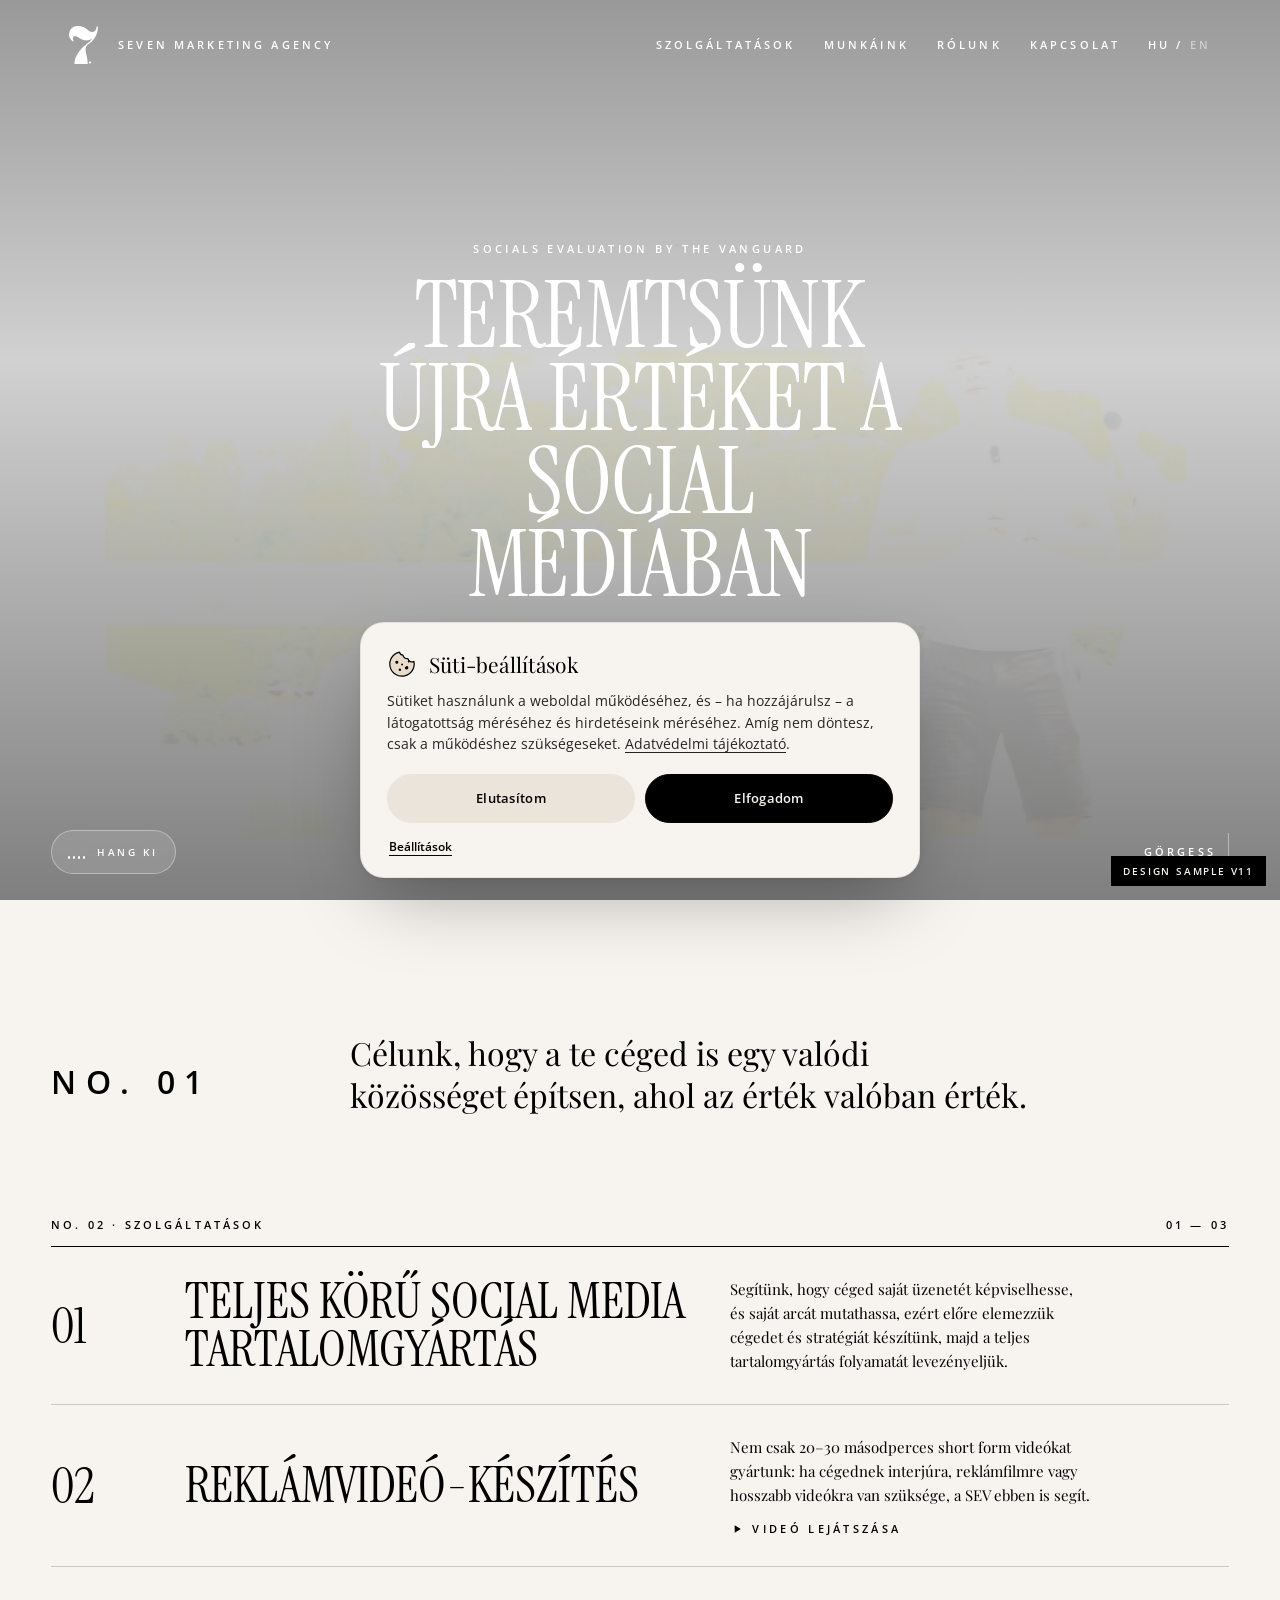
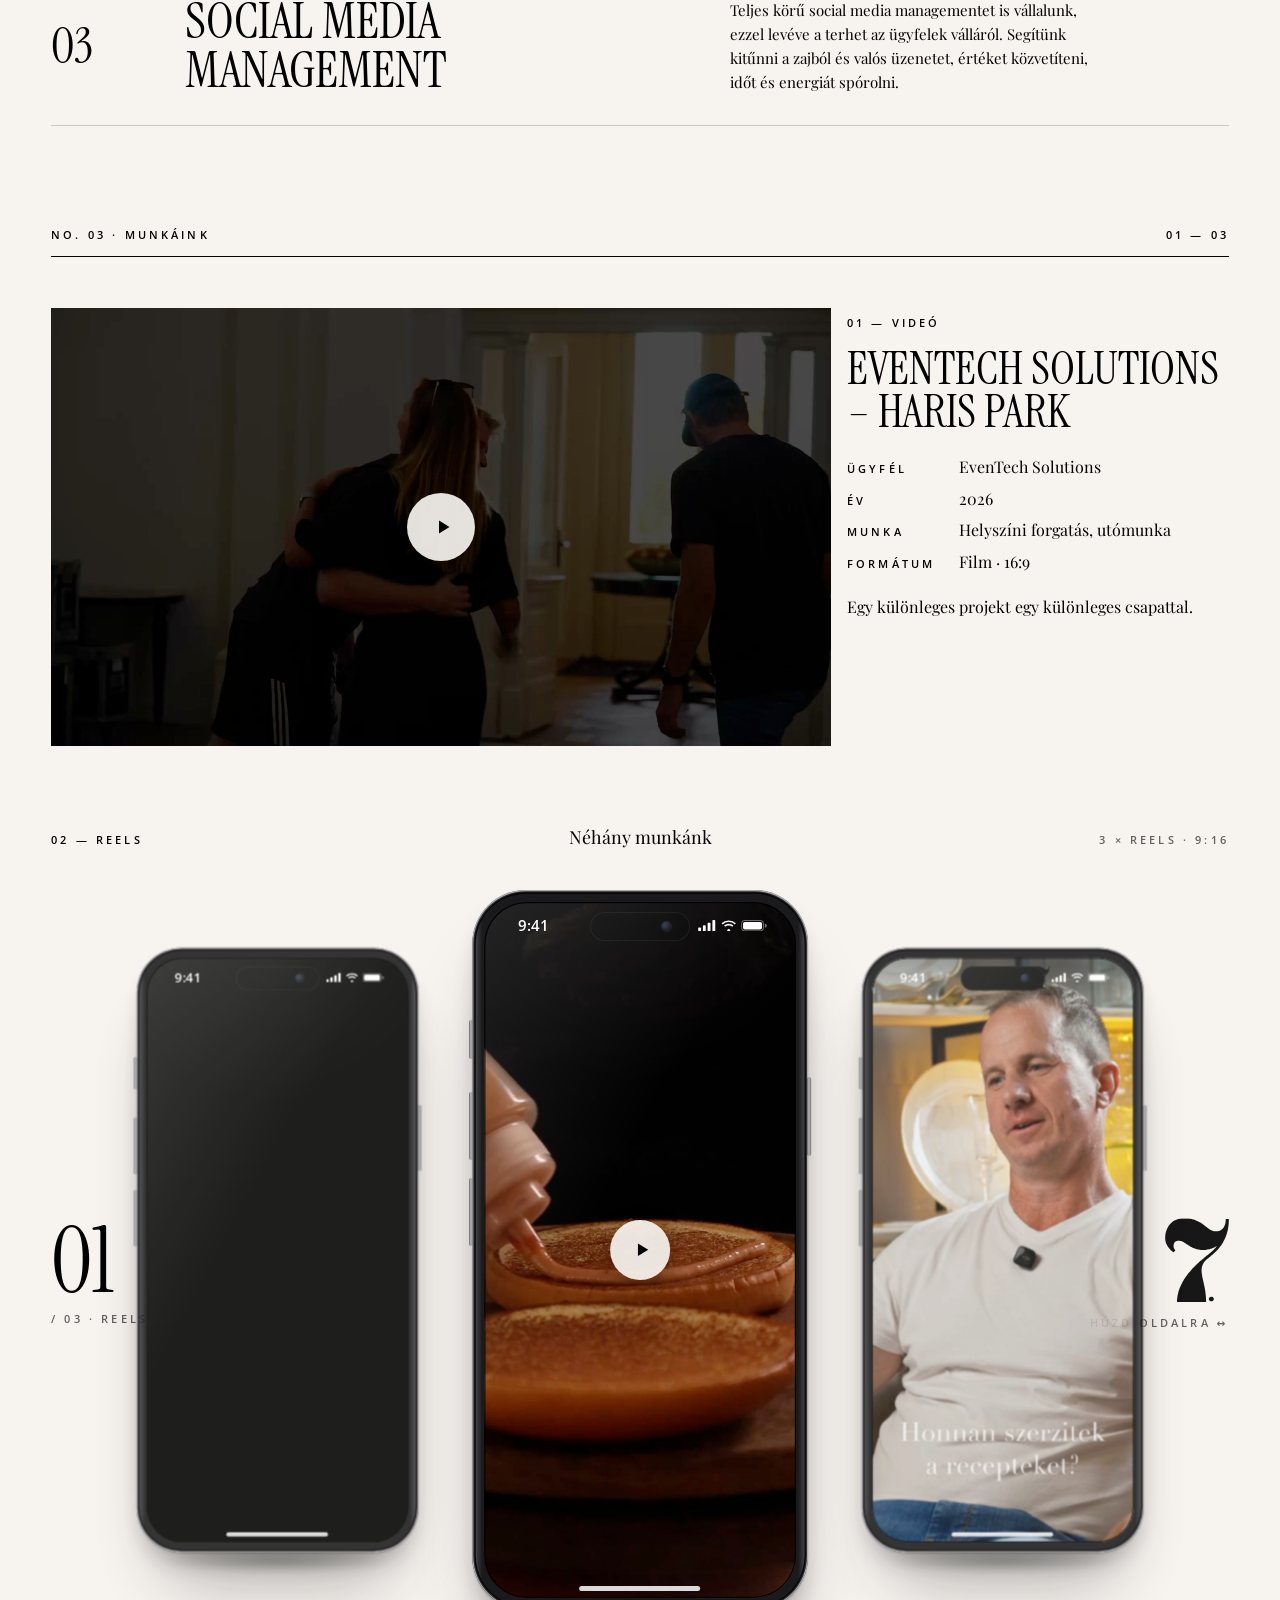
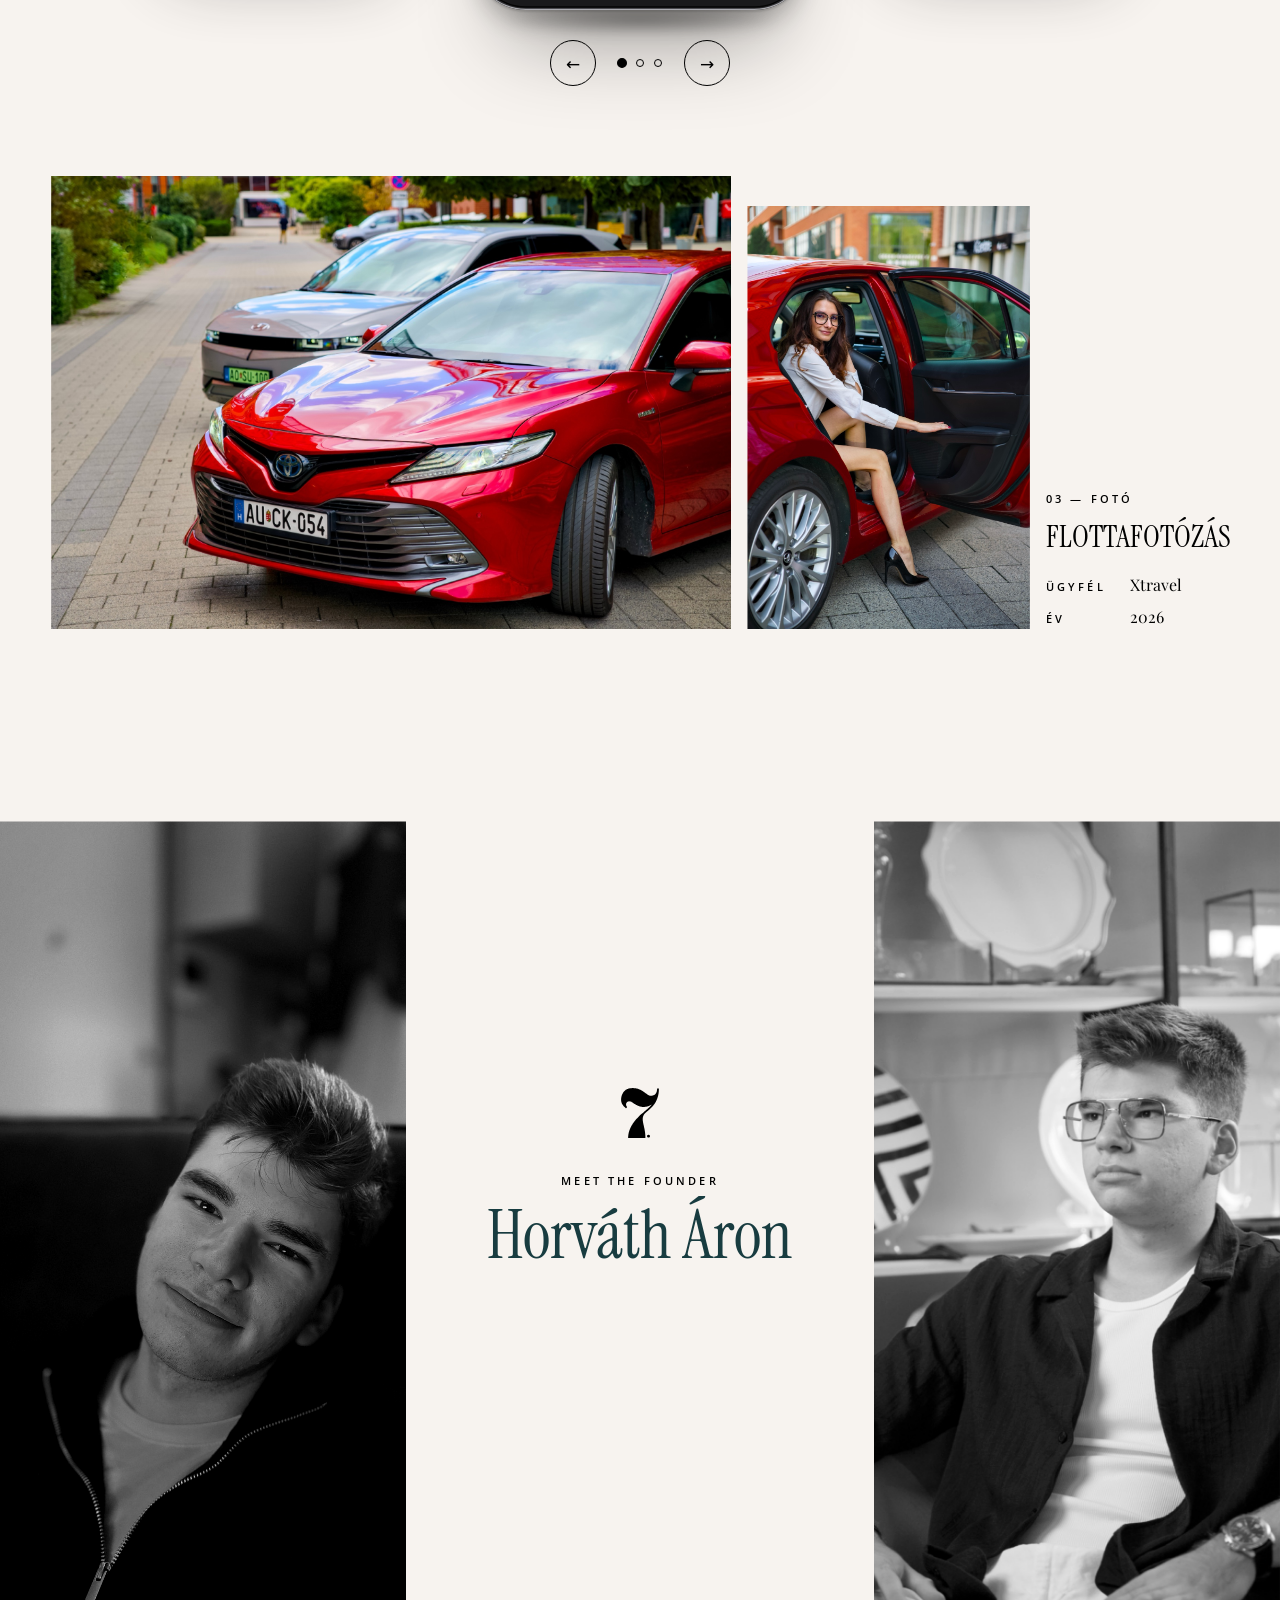
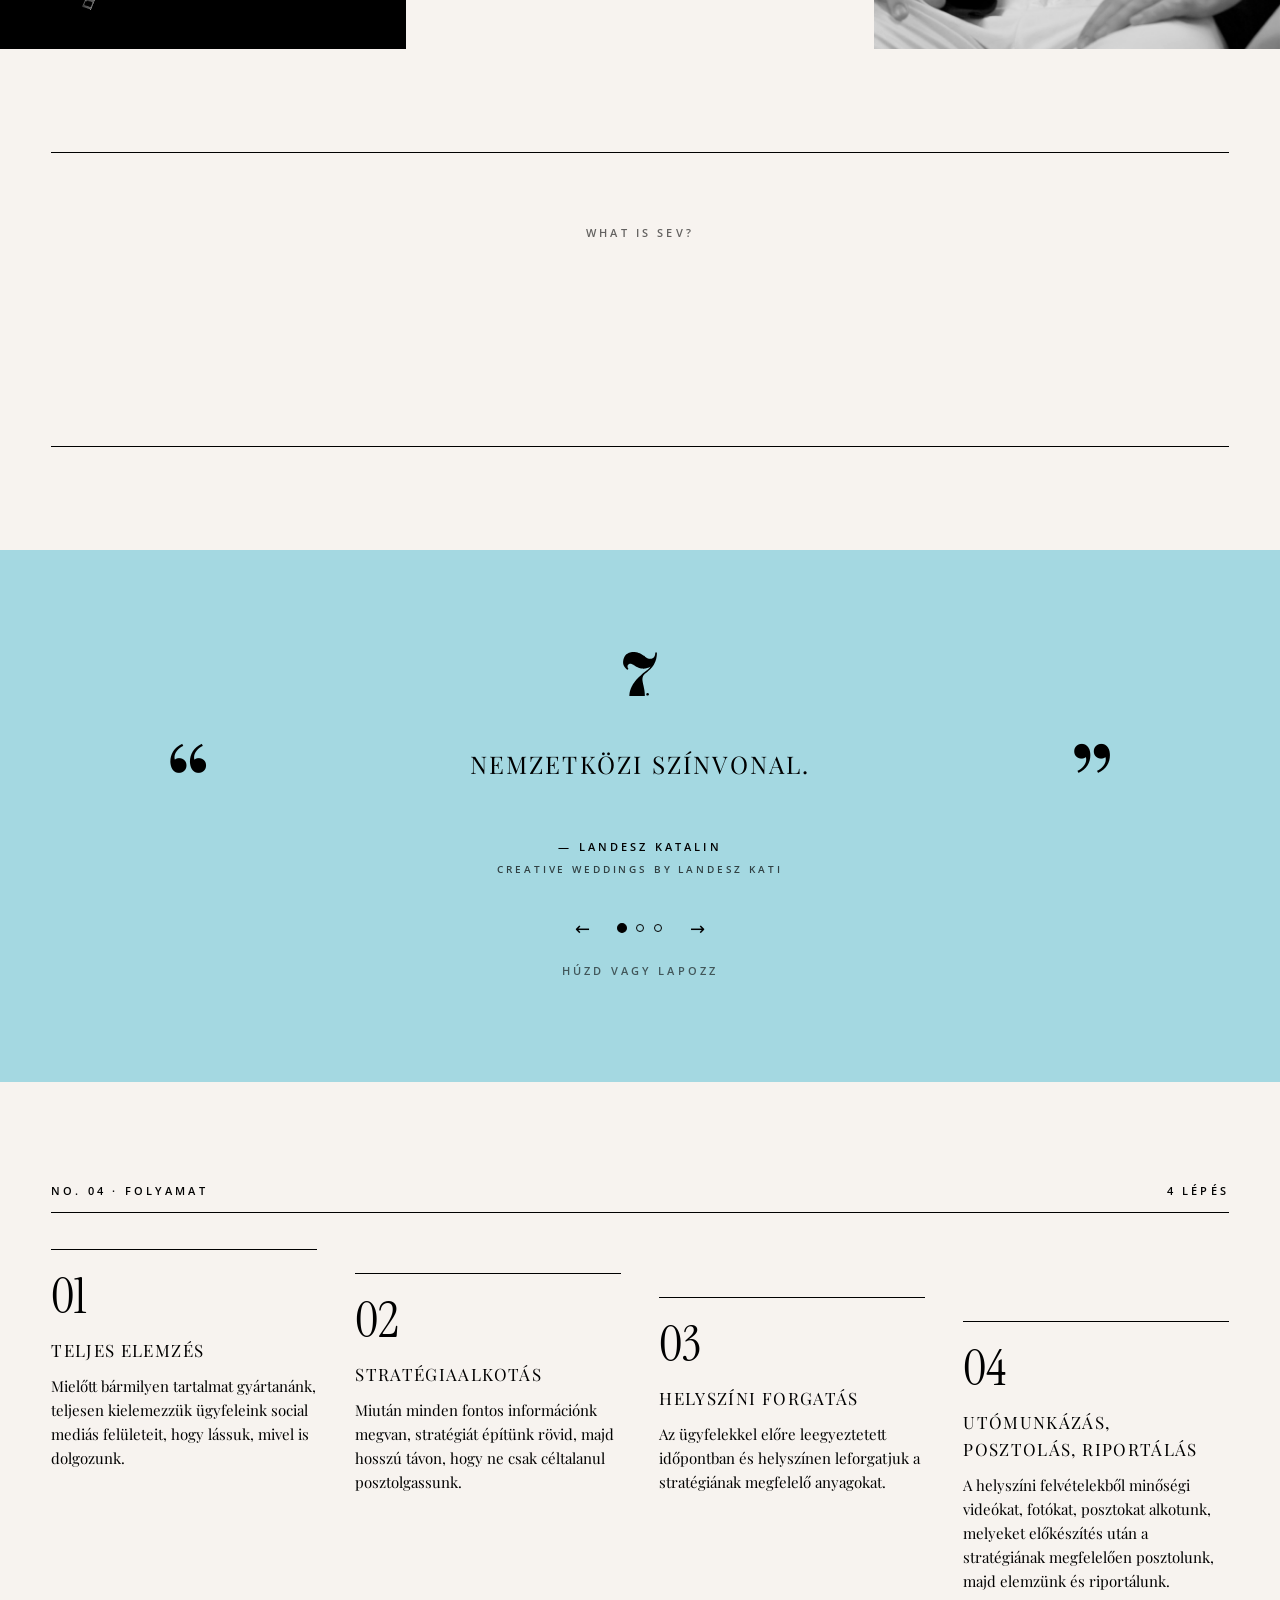
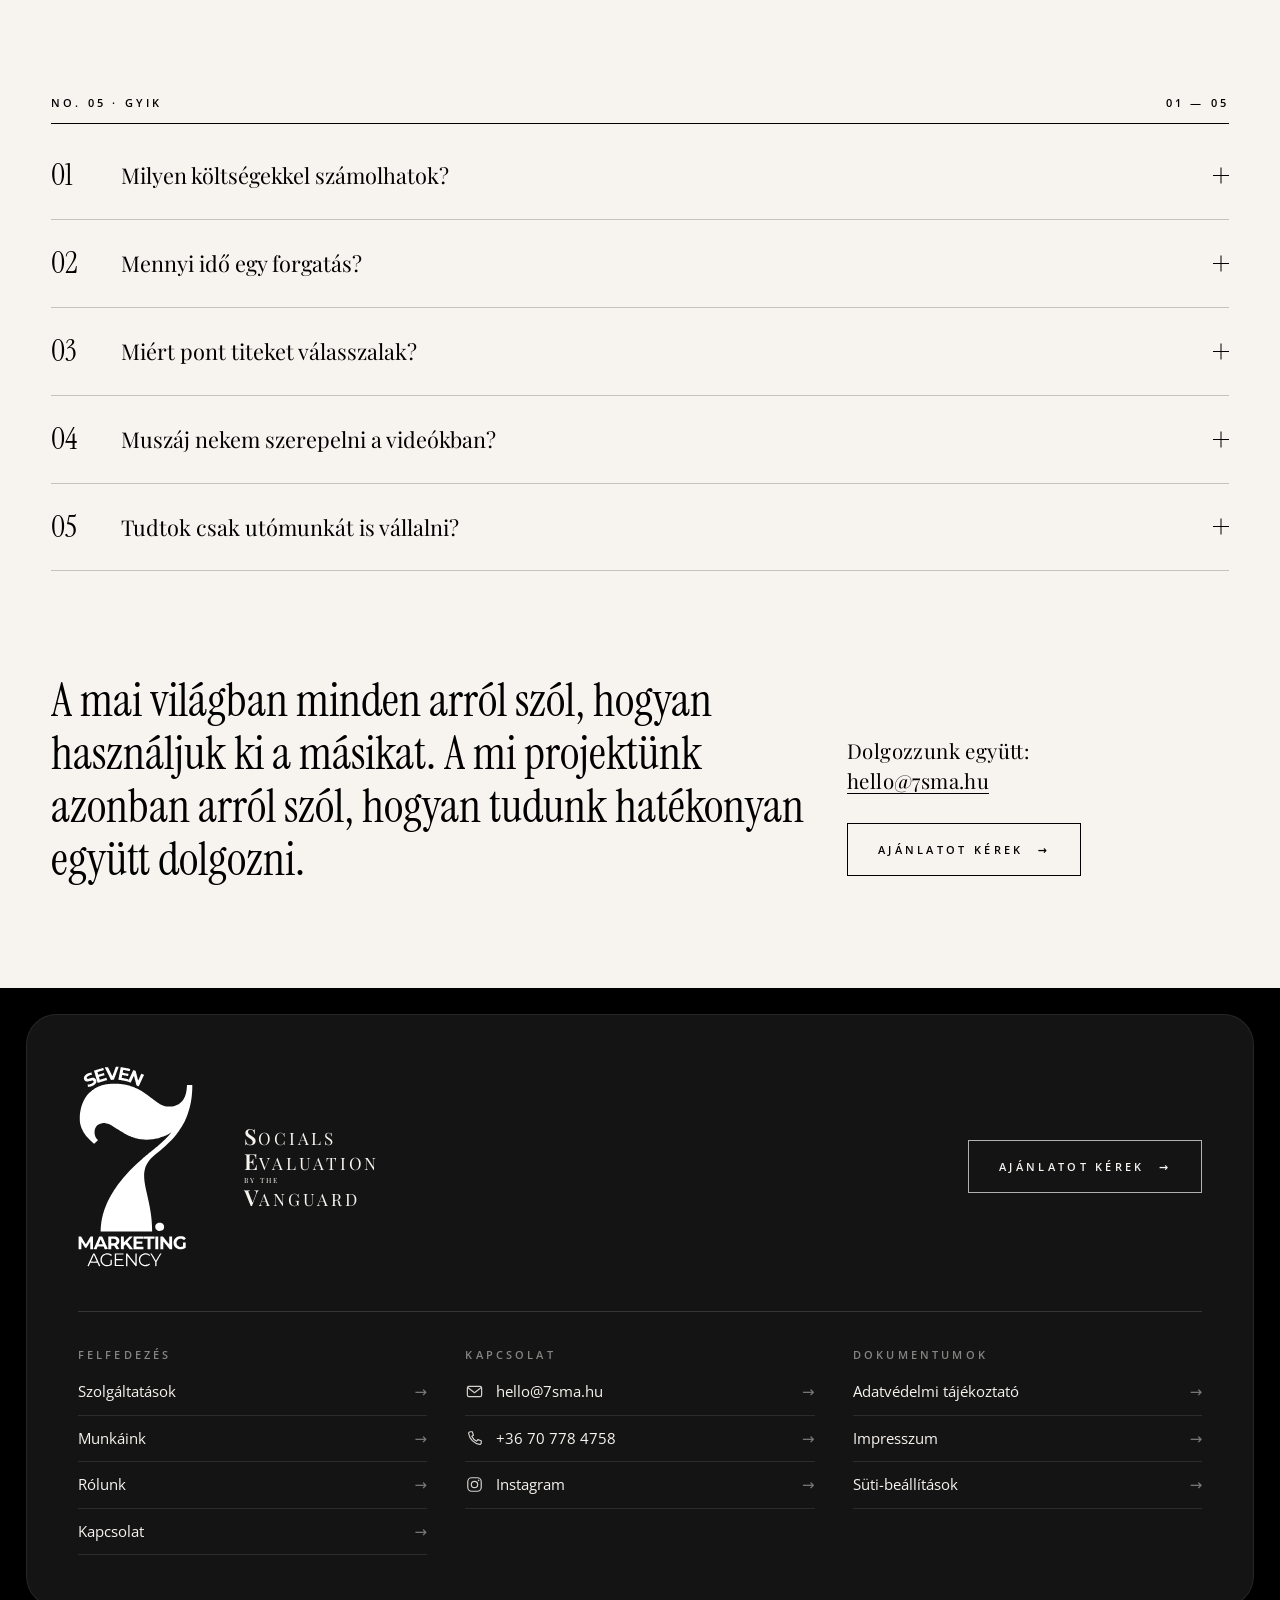
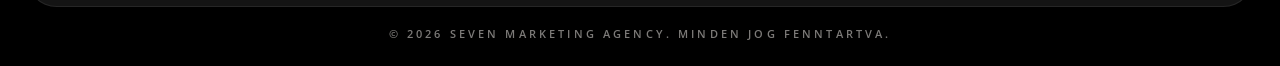
<file: index.html>
<!doctype html>
<html lang="hu">
<head>
<meta charset="utf-8">
<meta name="viewport" content="width=device-width, initial-scale=1">
<title>Seven Marketing Agency</title>
<meta name="description" content="A mai világban minden arról szól, hogyan használjuk ki a másikat. A mi projektünk azonban arról szól, hogyan tudunk hatékonyan együtt dolgozni.">
<meta name="robots" content="noindex">
<link rel="icon" href="logo/seven-monogram.svg">
<!-- Sample only: Google Fonts CDN. Production self-hosts the fonts. -->
<link rel="preconnect" href="https://fonts.googleapis.com">
<link rel="preconnect" href="https://fonts.gstatic.com" crossorigin>
<link href="https://fonts.googleapis.com/css2?family=Instrument+Serif:ital@0;1&family=Open+Sans:wght@400;600&family=Playfair+Display:ital,wght@0,400;0,600;1,400&display=swap" rel="stylesheet">
<link rel="stylesheet" href="assets/site.css?v=11c">
<link rel="alternate" hreflang="hu" href="index.html"><link rel="alternate" hreflang="en" href="en/index.html">
</head>
<body>
<div class="sample-badge" id="badge">Design sample v11</div>

<header class="frame" id="frame">
  <a class="brand" href="index.html" aria-label="Seven Marketing Agency – kezdőlap"><img src="logo/seven-monogram.svg" alt=""><span class="label">Seven Marketing Agency</span></a>
  <nav class="label" aria-label="Menü">
    <a class="links" href="#szolg">Szolgáltatások</a>
    <a class="links" href="#munkaink">Munkáink</a>
    <a class="links" href="#rolunk">Rólunk</a>
    <a class="links" href="kapcsolat/index.html">Kapcsolat</a>
    <span class="lang"><b>HU</b><span>/</span><a href="en/index.html" hreflang="en" lang="en">EN</a></span>
    <button class="menu" id="menuBtn" type="button" aria-expanded="false" aria-controls="mnav">Menü<i aria-hidden="true"></i></button>
  </nav>
</header>
<div class="mnav" id="mnav" role="dialog" aria-modal="true" aria-label="Menü">
  <div class="mtop">
    <a class="brand" href="index.html" aria-label="Seven Marketing Agency – kezdőlap"><img src="logo/seven-monogram.svg" alt=""></a>
    <button class="close label" id="menuClose" type="button">Bezárás <i aria-hidden="true"></i></button>
  </div>
  <p class="label mhead">Oldalak</p>
  <nav class="mlist"><a href="#szolg" style="--k:0"><span class="n">01</span><span class="t">Szolgáltatások</span><span class="ar" aria-hidden="true">→</span></a><a href="#munkaink" style="--k:1"><span class="n">02</span><span class="t">Munkáink</span><span class="ar" aria-hidden="true">→</span></a><a href="#rolunk" style="--k:2"><span class="n">03</span><span class="t">Rólunk</span><span class="ar" aria-hidden="true">→</span></a><a href="kapcsolat/index.html" style="--k:3"><span class="n">04</span><span class="t">Kapcsolat</span><span class="ar" aria-hidden="true">→</span></a></nav>
  <div class="mfoot">
    <p class="acro acro-sm acro-line" aria-label="Socials Evaluation by the Vanguard"><span><b>S</b>ocials</span><span><b>E</b>valuation</span><span class="by">by the</span><span><b>V</b>anguard</span></p>
    <div class="mcols label">
      <div><span>Elérhetőség</span><a href="mailto:hello@7sma.hu">hello@7sma.hu</a><a href="tel:+36707784758">+36 70 778 4758</a></div>
      <div><span>Követés</span><a href="https://www.instagram.com/sevmarketingagency/" target="_blank" rel="noopener">Instagram</a></div>
      <div><span>Nyelv</span><span class="lang"><b>HU</b><span>/</span><a href="en/index.html" hreflang="en" lang="en">EN</a></span></div>
    </div>
  </div>
</div>

<main>
<section class="hero" id="hero">
  <div class="media"><video src="video/hero.mp4" poster="img/hero-poster.jpg" autoplay muted loop playsinline></video></div>
  <div class="content">
    <p class="label kicker rv">Socials Evaluation by the Vanguard</p>
    <h1 class="display" data-split>Teremtsünk újra értéket a social médiában</h1>
    <a class="btn rv" href="#munkaink">Munkáink <span>→</span></a>
  </div>
  <div class="foot label">
    <button type="button" class="snd" id="heroSound" aria-pressed="false" aria-label="Hang bekapcsolása"><span class="eq" aria-hidden="true"><i></i><i></i><i></i><i></i></span><span class="snd-t">Hang <b class="st-off">ki</b><b class="st-on">be</b></span></button>
    <span class="cue">Görgess <i></i></span>
  </div>
</section>

<section class="statement">
  <p class="label rv">No. 01</p>
  <p class="rv">Célunk, hogy a te céged is egy valódi közösséget építsen, ahol az érték valóban érték.</p>
</section>

<section class="services" id="szolg">
  <div class="sec-head rv"><span class="label">No. 02 · Szolgáltatások</span><span class="label">01 — 03</span></div>
  <div class="svc rv"><span class="num">01</span><h3>Teljes körű social media tartalomgyártás</h3><p>Segítünk, hogy céged saját üzenetét képviselhesse, és saját arcát mutathassa, ezért előre elemezzük cégedet és stratégiát készítünk, majd a teljes tartalomgyártás folyamatát levezényeljük.</p>
    <div class="polaroid"><img src="img/svc-content.jpg" alt=""></div></div>
  <div class="svc rv" data-vbox="vbox" role="button" tabindex="0" aria-label="Videó lejátszása"><span class="num">02</span><h3>Reklámvideó-készítés</h3><p>Nem csak 20–30 másodperces short form videókat gyártunk: ha cégednek interjúra, reklámfilmre vagy hosszabb videókra van szüksége, a SEV ebben is segít.<span class="svc-play label"><svg class="i-play" viewBox="0 0 24 24" fill="currentColor"><path d="M8 5.5v13l10.5-6.5z"/></svg>Videó lejátszása</span></p>
    <div class="polaroid"><img src="img/food-1-poster.jpg" alt=""><span class="pol-play" aria-hidden="true"><svg class="i-play" viewBox="0 0 24 24" fill="currentColor"><path d="M8 5.5v13l10.5-6.5z"/></svg></span></div></div>
  <div class="svc rv"><span class="num">03</span><h3>Social media management</h3><p>Teljes körű social media managementet is vállalunk, ezzel levéve a terhet az ügyfelek válláról. Segítünk kitűnni a zajból és valós üzenetet, értéket közvetíteni, időt és energiát spórolni.</p>
    <div class="polaroid"><img src="img/svc-management.jpg" alt=""></div></div>
</section>

<section class="work" id="munkaink">
  <div class="sec-head rv"><span class="label">No. 03 · Munkáink</span><span class="label">01 — 03</span></div>

  <article class="project p-a">
    <div class="vid player reveal"><video src="video/ets.mp4" poster="img/ets-poster.jpg" playsinline preload="metadata" data-work></video><button type="button" class="play" aria-label="Lejátszás / szünet"><svg class="i-play" viewBox="0 0 24 24" fill="currentColor"><path d="M8 5.5v13l10.5-6.5z"/></svg></button><div class="ctl"><button type="button" class="c-play" aria-label="Lejátszás / szünet"><svg class="i-play" viewBox="0 0 24 24" fill="currentColor"><path d="M8 5.5v13l10.5-6.5z"/></svg><svg class="i-pause" viewBox="0 0 24 24" fill="currentColor"><rect x="7" y="5.5" width="3.4" height="13" rx="1"/><rect x="13.6" y="5.5" width="3.4" height="13" rx="1"/></svg></button><span class="c-time">0:00</span><input class="c-seek" type="range" min="0" max="1000" step="1" value="0" aria-label="Videó pozíció"><button type="button" class="c-mute" aria-label="Hang be/ki"><svg class="i-vol" viewBox="0 0 24 24" fill="none" stroke="currentColor" stroke-width="1.7" stroke-linecap="round" stroke-linejoin="round"><path d="M4 9.5h3.5L12 6v12l-4.5-3.5H4z"/><path d="M15.5 9a4 4 0 010 6M18 6.5a7.5 7.5 0 010 11"/></svg><svg class="i-muted" viewBox="0 0 24 24" fill="none" stroke="currentColor" stroke-width="1.7" stroke-linecap="round" stroke-linejoin="round"><path d="M4 9.5h3.5L12 6v12l-4.5-3.5H4z"/><path d="M16 10l4 4M20 10l-4 4"/></svg></button><button type="button" class="c-fs" aria-label="Teljes képernyő"><svg viewBox="0 0 24 24" fill="none" stroke="currentColor" stroke-width="1.7" stroke-linecap="round" stroke-linejoin="round"><path d="M4 9V4h5M20 9V4h-5M4 15v5h5M20 15v5h-5"/></svg></button></div></div>
    <div class="meta rv">
      <span class="label idx">01 — Videó</span>
      <h3 class="pn">EvenTech Solutions – Haris Park</h3>
      <span class="label">Ügyfél</span><span>EvenTech Solutions</span><span class="label">Év</span><span>2026</span><span class="label">Munka</span><span>Helyszíni forgatás, utómunka</span><span class="label">Formátum</span><span>Film · 16:9</span>
      <p class="desc">Egy különleges projekt egy különleges csapattal.</p>
    </div>
  </article>
</section>

<section class="reels-band" aria-label="Reels">
  <div class="rb-head rv">
    <span class="label">02 — Reels</span>
    <p>Néhány munkánk</p>
    <span class="label">3 × Reels · 9:16</span>
  </div>
  <div class="rc" id="reels" tabindex="0" aria-roledescription="carousel">
    <div class="rc-side rc-l" aria-hidden="true"><span class="rc-n" id="rNum">01</span><span class="label">/ 03 · Reels</span></div>
    <div class="rc-side rc-r" aria-hidden="true"><img src="logo/seven-monogram.svg" alt=""><span class="label">Húzd oldalra ↔</span></div>
    <div class="rc-stage"><div class="rc-card" data-k="0"><div class="phone"><i class="vol" style="top:28%"></i><i class="vol" style="top:40%"></i><div class="screen vid player"><video src="video/food-1.mp4" poster="img/food-1-poster.jpg" playsinline preload="metadata" data-work></video><div class="sbar" aria-hidden="true"><span>9:41</span><span class="si"><svg viewBox="0 0 18 12" fill="currentColor"><rect x="0" y="8" width="3" height="4" rx=".8"/><rect x="5" y="5.5" width="3" height="6.5" rx=".8"/><rect x="10" y="3" width="3" height="9" rx=".8"/><rect x="15" y="0" width="3" height="12" rx=".8"/></svg><svg viewBox="0 0 16 12" fill="currentColor"><path d="M8 2.2c2.4 0 4.6.9 6.3 2.5l1.2-1.3A10.6 10.6 0 008 .4 10.6 10.6 0 00.5 3.4l1.2 1.3A8.8 8.8 0 018 2.2zm0 3.6c1.4 0 2.7.5 3.7 1.4l1.2-1.3A7.2 7.2 0 008 4a7.2 7.2 0 00-4.9 1.9l1.2 1.3c1-.9 2.3-1.4 3.7-1.4zM8 9.4a1.6 1.6 0 100 3.2 1.6 1.6 0 000-3.2z"/></svg><svg viewBox="0 0 27 12"><rect x=".5" y=".5" width="23" height="11" rx="3.2" fill="none" stroke="currentColor" opacity=".45"/><rect x="2" y="2" width="20" height="8" rx="2" fill="currentColor"/><path d="M25 4v4a2 2 0 000-4z" fill="currentColor" opacity=".45"/></svg></span></div><i class="island" aria-hidden="true"></i><button type="button" class="play" aria-label="Lejátszás / szünet"><svg class="i-play" viewBox="0 0 24 24" fill="currentColor"><path d="M8 5.5v13l10.5-6.5z"/></svg></button><div class="ctl"><button type="button" class="c-play" aria-label="Lejátszás / szünet"><svg class="i-play" viewBox="0 0 24 24" fill="currentColor"><path d="M8 5.5v13l10.5-6.5z"/></svg><svg class="i-pause" viewBox="0 0 24 24" fill="currentColor"><rect x="7" y="5.5" width="3.4" height="13" rx="1"/><rect x="13.6" y="5.5" width="3.4" height="13" rx="1"/></svg></button><span class="c-time">0:00</span><input class="c-seek" type="range" min="0" max="1000" step="1" value="0" aria-label="Videó pozíció"><button type="button" class="c-mute" aria-label="Hang be/ki"><svg class="i-vol" viewBox="0 0 24 24" fill="none" stroke="currentColor" stroke-width="1.7" stroke-linecap="round" stroke-linejoin="round"><path d="M4 9.5h3.5L12 6v12l-4.5-3.5H4z"/><path d="M15.5 9a4 4 0 010 6M18 6.5a7.5 7.5 0 010 11"/></svg><svg class="i-muted" viewBox="0 0 24 24" fill="none" stroke="currentColor" stroke-width="1.7" stroke-linecap="round" stroke-linejoin="round"><path d="M4 9.5h3.5L12 6v12l-4.5-3.5H4z"/><path d="M16 10l4 4M20 10l-4 4"/></svg></button><button type="button" class="c-fs" aria-label="Teljes képernyő"><svg viewBox="0 0 24 24" fill="none" stroke="currentColor" stroke-width="1.7" stroke-linecap="round" stroke-linejoin="round"><path d="M4 9V4h5M20 9V4h-5M4 15v5h5M20 15v5h-5"/></svg></button></div><i class="homebar" aria-hidden="true"></i></div></div></div><div class="rc-card" data-k="1"><div class="phone"><i class="vol" style="top:28%"></i><i class="vol" style="top:40%"></i><div class="screen vid player"><video src="video/food-2.mp4" poster="img/food-2-poster.jpg" playsinline preload="metadata" data-work></video><div class="sbar" aria-hidden="true"><span>9:41</span><span class="si"><svg viewBox="0 0 18 12" fill="currentColor"><rect x="0" y="8" width="3" height="4" rx=".8"/><rect x="5" y="5.5" width="3" height="6.5" rx=".8"/><rect x="10" y="3" width="3" height="9" rx=".8"/><rect x="15" y="0" width="3" height="12" rx=".8"/></svg><svg viewBox="0 0 16 12" fill="currentColor"><path d="M8 2.2c2.4 0 4.6.9 6.3 2.5l1.2-1.3A10.6 10.6 0 008 .4 10.6 10.6 0 00.5 3.4l1.2 1.3A8.8 8.8 0 018 2.2zm0 3.6c1.4 0 2.7.5 3.7 1.4l1.2-1.3A7.2 7.2 0 008 4a7.2 7.2 0 00-4.9 1.9l1.2 1.3c1-.9 2.3-1.4 3.7-1.4zM8 9.4a1.6 1.6 0 100 3.2 1.6 1.6 0 000-3.2z"/></svg><svg viewBox="0 0 27 12"><rect x=".5" y=".5" width="23" height="11" rx="3.2" fill="none" stroke="currentColor" opacity=".45"/><rect x="2" y="2" width="20" height="8" rx="2" fill="currentColor"/><path d="M25 4v4a2 2 0 000-4z" fill="currentColor" opacity=".45"/></svg></span></div><i class="island" aria-hidden="true"></i><button type="button" class="play" aria-label="Lejátszás / szünet"><svg class="i-play" viewBox="0 0 24 24" fill="currentColor"><path d="M8 5.5v13l10.5-6.5z"/></svg></button><div class="ctl"><button type="button" class="c-play" aria-label="Lejátszás / szünet"><svg class="i-play" viewBox="0 0 24 24" fill="currentColor"><path d="M8 5.5v13l10.5-6.5z"/></svg><svg class="i-pause" viewBox="0 0 24 24" fill="currentColor"><rect x="7" y="5.5" width="3.4" height="13" rx="1"/><rect x="13.6" y="5.5" width="3.4" height="13" rx="1"/></svg></button><span class="c-time">0:00</span><input class="c-seek" type="range" min="0" max="1000" step="1" value="0" aria-label="Videó pozíció"><button type="button" class="c-mute" aria-label="Hang be/ki"><svg class="i-vol" viewBox="0 0 24 24" fill="none" stroke="currentColor" stroke-width="1.7" stroke-linecap="round" stroke-linejoin="round"><path d="M4 9.5h3.5L12 6v12l-4.5-3.5H4z"/><path d="M15.5 9a4 4 0 010 6M18 6.5a7.5 7.5 0 010 11"/></svg><svg class="i-muted" viewBox="0 0 24 24" fill="none" stroke="currentColor" stroke-width="1.7" stroke-linecap="round" stroke-linejoin="round"><path d="M4 9.5h3.5L12 6v12l-4.5-3.5H4z"/><path d="M16 10l4 4M20 10l-4 4"/></svg></button><button type="button" class="c-fs" aria-label="Teljes képernyő"><svg viewBox="0 0 24 24" fill="none" stroke="currentColor" stroke-width="1.7" stroke-linecap="round" stroke-linejoin="round"><path d="M4 9V4h5M20 9V4h-5M4 15v5h5M20 15v5h-5"/></svg></button></div><i class="homebar" aria-hidden="true"></i></div></div></div><div class="rc-card" data-k="2"><div class="phone"><i class="vol" style="top:28%"></i><i class="vol" style="top:40%"></i><div class="screen vid player"><video src="video/food-3.mp4" poster="img/food-3-poster.jpg" playsinline preload="metadata" data-work></video><div class="sbar" aria-hidden="true"><span>9:41</span><span class="si"><svg viewBox="0 0 18 12" fill="currentColor"><rect x="0" y="8" width="3" height="4" rx=".8"/><rect x="5" y="5.5" width="3" height="6.5" rx=".8"/><rect x="10" y="3" width="3" height="9" rx=".8"/><rect x="15" y="0" width="3" height="12" rx=".8"/></svg><svg viewBox="0 0 16 12" fill="currentColor"><path d="M8 2.2c2.4 0 4.6.9 6.3 2.5l1.2-1.3A10.6 10.6 0 008 .4 10.6 10.6 0 00.5 3.4l1.2 1.3A8.8 8.8 0 018 2.2zm0 3.6c1.4 0 2.7.5 3.7 1.4l1.2-1.3A7.2 7.2 0 008 4a7.2 7.2 0 00-4.9 1.9l1.2 1.3c1-.9 2.3-1.4 3.7-1.4zM8 9.4a1.6 1.6 0 100 3.2 1.6 1.6 0 000-3.2z"/></svg><svg viewBox="0 0 27 12"><rect x=".5" y=".5" width="23" height="11" rx="3.2" fill="none" stroke="currentColor" opacity=".45"/><rect x="2" y="2" width="20" height="8" rx="2" fill="currentColor"/><path d="M25 4v4a2 2 0 000-4z" fill="currentColor" opacity=".45"/></svg></span></div><i class="island" aria-hidden="true"></i><button type="button" class="play" aria-label="Lejátszás / szünet"><svg class="i-play" viewBox="0 0 24 24" fill="currentColor"><path d="M8 5.5v13l10.5-6.5z"/></svg></button><div class="ctl"><button type="button" class="c-play" aria-label="Lejátszás / szünet"><svg class="i-play" viewBox="0 0 24 24" fill="currentColor"><path d="M8 5.5v13l10.5-6.5z"/></svg><svg class="i-pause" viewBox="0 0 24 24" fill="currentColor"><rect x="7" y="5.5" width="3.4" height="13" rx="1"/><rect x="13.6" y="5.5" width="3.4" height="13" rx="1"/></svg></button><span class="c-time">0:00</span><input class="c-seek" type="range" min="0" max="1000" step="1" value="0" aria-label="Videó pozíció"><button type="button" class="c-mute" aria-label="Hang be/ki"><svg class="i-vol" viewBox="0 0 24 24" fill="none" stroke="currentColor" stroke-width="1.7" stroke-linecap="round" stroke-linejoin="round"><path d="M4 9.5h3.5L12 6v12l-4.5-3.5H4z"/><path d="M15.5 9a4 4 0 010 6M18 6.5a7.5 7.5 0 010 11"/></svg><svg class="i-muted" viewBox="0 0 24 24" fill="none" stroke="currentColor" stroke-width="1.7" stroke-linecap="round" stroke-linejoin="round"><path d="M4 9.5h3.5L12 6v12l-4.5-3.5H4z"/><path d="M16 10l4 4M20 10l-4 4"/></svg></button><button type="button" class="c-fs" aria-label="Teljes képernyő"><svg viewBox="0 0 24 24" fill="none" stroke="currentColor" stroke-width="1.7" stroke-linecap="round" stroke-linejoin="round"><path d="M4 9V4h5M20 9V4h-5M4 15v5h5M20 15v5h-5"/></svg></button></div><i class="homebar" aria-hidden="true"></i></div></div></div></div>
    <div class="rc-ctrl">
      <button class="arr" type="button" data-r="-1" aria-label="Előző">←</button>
      <div class="dots" id="rDots"><button class="on" aria-label="1"></button><button aria-label="2"></button><button aria-label="3"></button></div>
      <button class="arr" type="button" data-r="1" aria-label="Következő">→</button>
    </div>
  </div>
</section>

<section class="photos">
  <figure class="big reveal"><img src="img/camry-wide.jpg" alt=""></figure>
  <figure class="tall reveal"><img src="img/camry-door.jpg" alt=""></figure>
  <div class="meta rv">
    <span class="label idx">03 — Fotó</span>
    <h3 class="pn">Flottafotózás</h3>
    <span class="label">Ügyfél</span><span>Xtravel</span><span class="label">Év</span><span>2026</span>
  </div>
</section>

<section class="spread" id="rolunk">
  <div class="side reveal"><img class="bw" src="img/founder-portrait.jpg" alt=""></div>
  <div class="center">
    <div class="f-top"><img class="m7" src="logo/seven-monogram.svg" alt=""><p class="label">Meet the founder</p></div>
    <p class="name" data-split>Horváth Áron</p>
    <blockquote class="fq rv"><span class="qm o" aria-hidden="true">&ldquo;</span>Nagy feladat egy kis cégnek, de kis céllal nem éri meg elindulni.<span class="qm c" aria-hidden="true">&rdquo;</span></blockquote>
    <div class="polaroid drop"><img class="bw" src="img/bts-camry.jpg" alt=""></div>
  </div>
  <div class="side reveal"><img class="bw" src="img/founder-studio.jpg" alt=""></div>
</section>

<section class="sev">
  <p class="label rv">What is SEV?</p>
  <div class="rv"><p class="acro acro-flex" aria-label="Socials Evaluation by the Vanguard"><span><b>S</b>ocials</span><span><b>E</b>valuation</span><span class="by">by the</span><span><b>V</b>anguard</span></p></div>
  <div class="sev-bottom rv"><p class="local">Közösségi média értékelés az élvonalból</p><p class="txt"><q>I started Sev, so that I'm able to make people's business valuable.</q></p></div>
</section>

<section class="testi" id="testi" tabindex="0" aria-roledescription="carousel" aria-label="Vélemények">
  <img class="m7 rv" src="logo/seven-monogram.svg" alt="" draggable="false">
  <div class="track" id="tTrack">
      <div class="slide on" aria-roledescription="slide" aria-label="1 / 3">
        <div class="q"><span class="mk" aria-hidden="true">&ldquo;</span><blockquote>Nemzetközi színvonal.</blockquote><span class="mk" aria-hidden="true">&rdquo;</span></div>
        <p class="who"><span class="label">— Landesz Katalin</span><span class="company">Creative Weddings by Landesz Kati</span></p>
      </div>
      <div class="slide" aria-roledescription="slide" aria-label="2 / 3">
        <div class="q"><span class="mk" aria-hidden="true">&ldquo;</span><blockquote>Szuper, szép munka.</blockquote><span class="mk" aria-hidden="true">&rdquo;</span></div>
        <p class="who"><span class="label">— Sebestyén Zoltán</span><span class="company">Xtravel</span></p>
      </div>
      <div class="slide" aria-roledescription="slide" aria-label="3 / 3">
        <div class="q"><span class="mk" aria-hidden="true">&ldquo;</span><blockquote>Nagyon jók lettek a videók.</blockquote><span class="mk" aria-hidden="true">&rdquo;</span></div>
        <p class="who"><span class="label">— Németh Norbert</span><span class="company">RepEat Burger</span></p>
      </div>
  </div>
  <div class="ctrl">
    <button class="arr" style="--dx:-5px" data-t="-1" aria-label="Előző">←</button>
    <div class="dots" id="tDots"><button class="on" aria-label="1"></button><button aria-label="2"></button><button aria-label="3"></button></div>
    <button class="arr" style="--dx:5px" data-t="1" aria-label="Következő">→</button>
  </div>
  <p class="label hint">Húzd vagy lapozz</p>
  
</section>

<section class="process">
  <div class="sec-head rv"><span class="label">No. 04 · Folyamat</span><span class="label">4 lépés</span></div>
  <div class="steps"><div class="step rv"><span class="num">01</span><h3>Teljes elemzés</h3><p>Mielőtt bármilyen tartalmat gyártanánk, teljesen kielemezzük ügyfeleink social mediás felületeit, hogy lássuk, mivel is dolgozunk.</p></div><div class="step rv"><span class="num">02</span><h3>Stratégiaalkotás</h3><p>Miután minden fontos információnk megvan, stratégiát építünk rövid, majd hosszú távon, hogy ne csak céltalanul posztolgassunk.</p></div><div class="step rv"><span class="num">03</span><h3>Helyszíni forgatás</h3><p>Az ügyfelekkel előre leegyeztetett időpontban és helyszínen leforgatjuk a stratégiának megfelelő anyagokat.</p></div><div class="step rv"><span class="num">04</span><h3>Utómunkázás, posztolás, riportálás</h3><p>A helyszíni felvételekből minőségi videókat, fotókat, posztokat alkotunk, melyeket előkészítés után a stratégiának megfelelően posztolunk, majd elemzünk és riportálunk.</p></div></div>
</section>

<section class="faq" id="gyik">
  <div class="sec-head rv"><span class="label">No. 05 · GYIK</span><span class="label">01 — 05</span></div>
    <details><summary><span class="num">01</span><span>Milyen költségekkel számolhatok?</span><i></i></summary><div class="ans">Teljesen személyre szabott árajánlatot készítünk minden potenciális ügyfél számára.</div></details>
    <details><summary><span class="num">02</span><span>Mennyi idő egy forgatás?</span><i></i></summary><div class="ans">Projektenként változhat, sok összetevőtől függ, de átlagosan 3–4 óra.</div></details>
    <details><summary><span class="num">03</span><span>Miért pont titeket válasszalak?</span><i></i></summary><div class="ans">Nem célunk egy lenni a sok közül. Tudjuk, hogy van valami különleges bennünk, amit más cégek nem tudnak nyújtani: egy olyan egyedi érték, amit mások nem fognak tudni lemásolni. Mi vagyunk az az ügynökség, aki nem videókat, posztokat fog készíteni a cégek részére, hanem érzelmeket és hangulatokat fog előhozni.</div></details>
    <details><summary><span class="num">04</span><span>Muszáj nekem szerepelni a videókban?</span><i></i></summary><div class="ans">Nem! Egy belsős személy cégen belül is tökéletesen el tudja látni a feladatot, azonban tudjuk, hogy az emberek szeretnek egy személyhez kötődni, így általában a cég tulajdonosai szerepelnek a videókban.</div></details>
    <details><summary><span class="num">05</span><span>Tudtok csak utómunkát is vállalni?</span><i></i></summary><div class="ans">Persze! Sőt, az ilyen projektek általában gyorsabbak, és kedvezőbb áron is vállaljuk.</div></details>
</section>

<section class="cta">
  <h2 data-split>A mai világban minden arról szól, hogyan használjuk ki a másikat. A mi projektünk azonban arról szól, hogyan tudunk hatékonyan együtt dolgozni.</h2>
  <div class="side rv">
    <p class="mail">Dolgozzunk együtt:<br><a href="mailto:hello@7sma.hu">hello@7sma.hu</a></p>
    <a class="btn" href="kapcsolat/index.html#ajanlat">Ajánlatot kérek <span>→</span></a>
  </div>
</section>
</main>
<div class="vbox" id="vbox" hidden>
  <button type="button" class="vbox-x label" data-vclose>Bezárás <i aria-hidden="true"></i></button>
  <div class="vbox-in vid player"><video src="video/food-1.mp4" poster="img/food-1-poster.jpg" playsinline preload="none" data-work></video><button type="button" class="play" aria-label="Lejátszás / szünet"><svg class="i-play" viewBox="0 0 24 24" fill="currentColor"><path d="M8 5.5v13l10.5-6.5z"/></svg></button><div class="ctl"><button type="button" class="c-play" aria-label="Lejátszás / szünet"><svg class="i-play" viewBox="0 0 24 24" fill="currentColor"><path d="M8 5.5v13l10.5-6.5z"/></svg><svg class="i-pause" viewBox="0 0 24 24" fill="currentColor"><rect x="7" y="5.5" width="3.4" height="13" rx="1"/><rect x="13.6" y="5.5" width="3.4" height="13" rx="1"/></svg></button><span class="c-time">0:00</span><input class="c-seek" type="range" min="0" max="1000" step="1" value="0" aria-label="Videó pozíció"><button type="button" class="c-mute" aria-label="Hang be/ki"><svg class="i-vol" viewBox="0 0 24 24" fill="none" stroke="currentColor" stroke-width="1.7" stroke-linecap="round" stroke-linejoin="round"><path d="M4 9.5h3.5L12 6v12l-4.5-3.5H4z"/><path d="M15.5 9a4 4 0 010 6M18 6.5a7.5 7.5 0 010 11"/></svg><svg class="i-muted" viewBox="0 0 24 24" fill="none" stroke="currentColor" stroke-width="1.7" stroke-linecap="round" stroke-linejoin="round"><path d="M4 9.5h3.5L12 6v12l-4.5-3.5H4z"/><path d="M16 10l4 4M20 10l-4 4"/></svg></button><button type="button" class="c-fs" aria-label="Teljes képernyő"><svg viewBox="0 0 24 24" fill="none" stroke="currentColor" stroke-width="1.7" stroke-linecap="round" stroke-linejoin="round"><path d="M4 9V4h5M20 9V4h-5M4 15v5h5M20 15v5h-5"/></svg></button></div></div>
</div>

<footer id="footer">
  <div class="fcard">
    <div class="ftop">
      <a class="flogo" href="index.html"><img src="logo/seven-logo-lockup.svg" alt="Seven Marketing Agency"></a>
      <p class="acro acro-sm" aria-label="Socials Evaluation by the Vanguard"><span><b>S</b>ocials</span><span><b>E</b>valuation</span><span class="by">by the</span><span><b>V</b>anguard</span></p>
      <a class="btn btn-light" href="kapcsolat/index.html#ajanlat">Ajánlatot kérek <span>→</span></a>
    </div>
    <div class="fcols">
      <div><h3 class="label">Felfedezés</h3><a href="#szolg">Szolgáltatások</a><a href="#munkaink">Munkáink</a><a href="#rolunk">Rólunk</a><a href="kapcsolat/index.html">Kapcsolat</a></div>
      <div><h3 class="label">Kapcsolat</h3><a class="icl" href="mailto:hello@7sma.hu"><svg class="ic" viewBox="0 0 24 24" fill="none" stroke="currentColor" stroke-width="1.5" stroke-linejoin="round"><rect x="3" y="5.5" width="18" height="13" rx="2"/><path d="M3.5 7l8.5 6.5L20.5 7"/></svg><span>hello@7sma.hu</span></a><a class="icl" href="tel:+36707784758"><svg class="ic" viewBox="0 0 24 24" fill="none" stroke="currentColor" stroke-width="1.5" stroke-linejoin="round"><path d="M6.6 3.5h2.6l1.4 4.3-2 1.4a12 12 0 006.2 6.2l1.4-2 4.3 1.4v2.6a2 2 0 01-2.2 2A16.5 16.5 0 014.6 5.7a2 2 0 012-2.2z"/></svg><span>+36 70 778 4758</span></a><a class="icl" href="https://www.instagram.com/sevmarketingagency/" target="_blank" rel="noopener"><svg class="ic" viewBox="0 0 24 24" fill="none" stroke="currentColor" stroke-width="1.5"><rect x="3.5" y="3.5" width="17" height="17" rx="5"/><circle cx="12" cy="12" r="4"/><circle cx="17.2" cy="6.8" r="1" fill="currentColor" stroke="none"/></svg><span>Instagram</span></a></div>
      <div><h3 class="label">Dokumentumok</h3><a href="adatvedelem/index.html">Adatvédelmi tájékoztató</a><a href="impresszum/index.html">Impresszum</a><button type="button" id="cookieOpen">Süti-beállítások</button></div>
    </div>
  </div>
  <p class="fbottom label">© 2026 Seven Marketing Agency. Minden jog fenntartva.</p>
</footer>

<div class="cookie" id="cookie" role="dialog" aria-modal="false" aria-labelledby="ckTitle">
  <div class="ck-head">
    <svg class="ck-icon" viewBox="0 0 32 32" aria-hidden="true"><path d="M16 3a13 13 0 1013 13 4.5 4.5 0 01-5.6-4.4A4.5 4.5 0 0118.9 7 4.3 4.3 0 0116 3z" fill="#e9dccb" stroke="currentColor" stroke-width="1.3" stroke-linejoin="round"/><circle cx="11" cy="13" r="1.6"/><circle cx="20" cy="21" r="1.8"/><circle cx="12.5" cy="21.5" r="1.3"/><circle cx="16" cy="16.5" r="1"/><circle cx="23.5" cy="15" r="1"/></svg>
    <h2 id="ckTitle">Süti-beállítások</h2>
  </div>
  <p>Sütiket használunk a weboldal működéséhez, és – ha hozzájárulsz – a látogatottság méréséhez és hirdetéseink méréséhez. Amíg nem döntesz, csak a működéshez szükségeseket. <a href="adatvedelem/index.html">Adatvédelmi tájékoztató</a>.</p>
  <div class="prefs" id="ckPrefs"><div>
    <label><span>Szükséges</span><input type="checkbox" checked disabled><i></i></label>
    <label><span>Statisztika (Google Analytics)</span><input type="checkbox" id="ckStat"><i></i></label>
    <label><span>Marketing (Meta Pixel)</span><input type="checkbox" id="ckMkt"><i></i></label>
  </div></div>
  <div class="row">
    <button type="button" class="ghost" data-c="reject">Elutasítom</button>
    <button type="button" data-c="accept">Elfogadom</button>
  </div>
  <div class="ck-foot">
    <button type="button" class="more" id="cookieMore" aria-expanded="false" aria-controls="ckPrefs">Beállítások</button>
    <button type="button" class="more save" data-c="save">Kiválasztottak mentése</button>
  </div>
</div>

<script src="assets/site.js?v=11c"></script>
</body>
</html>
</file>
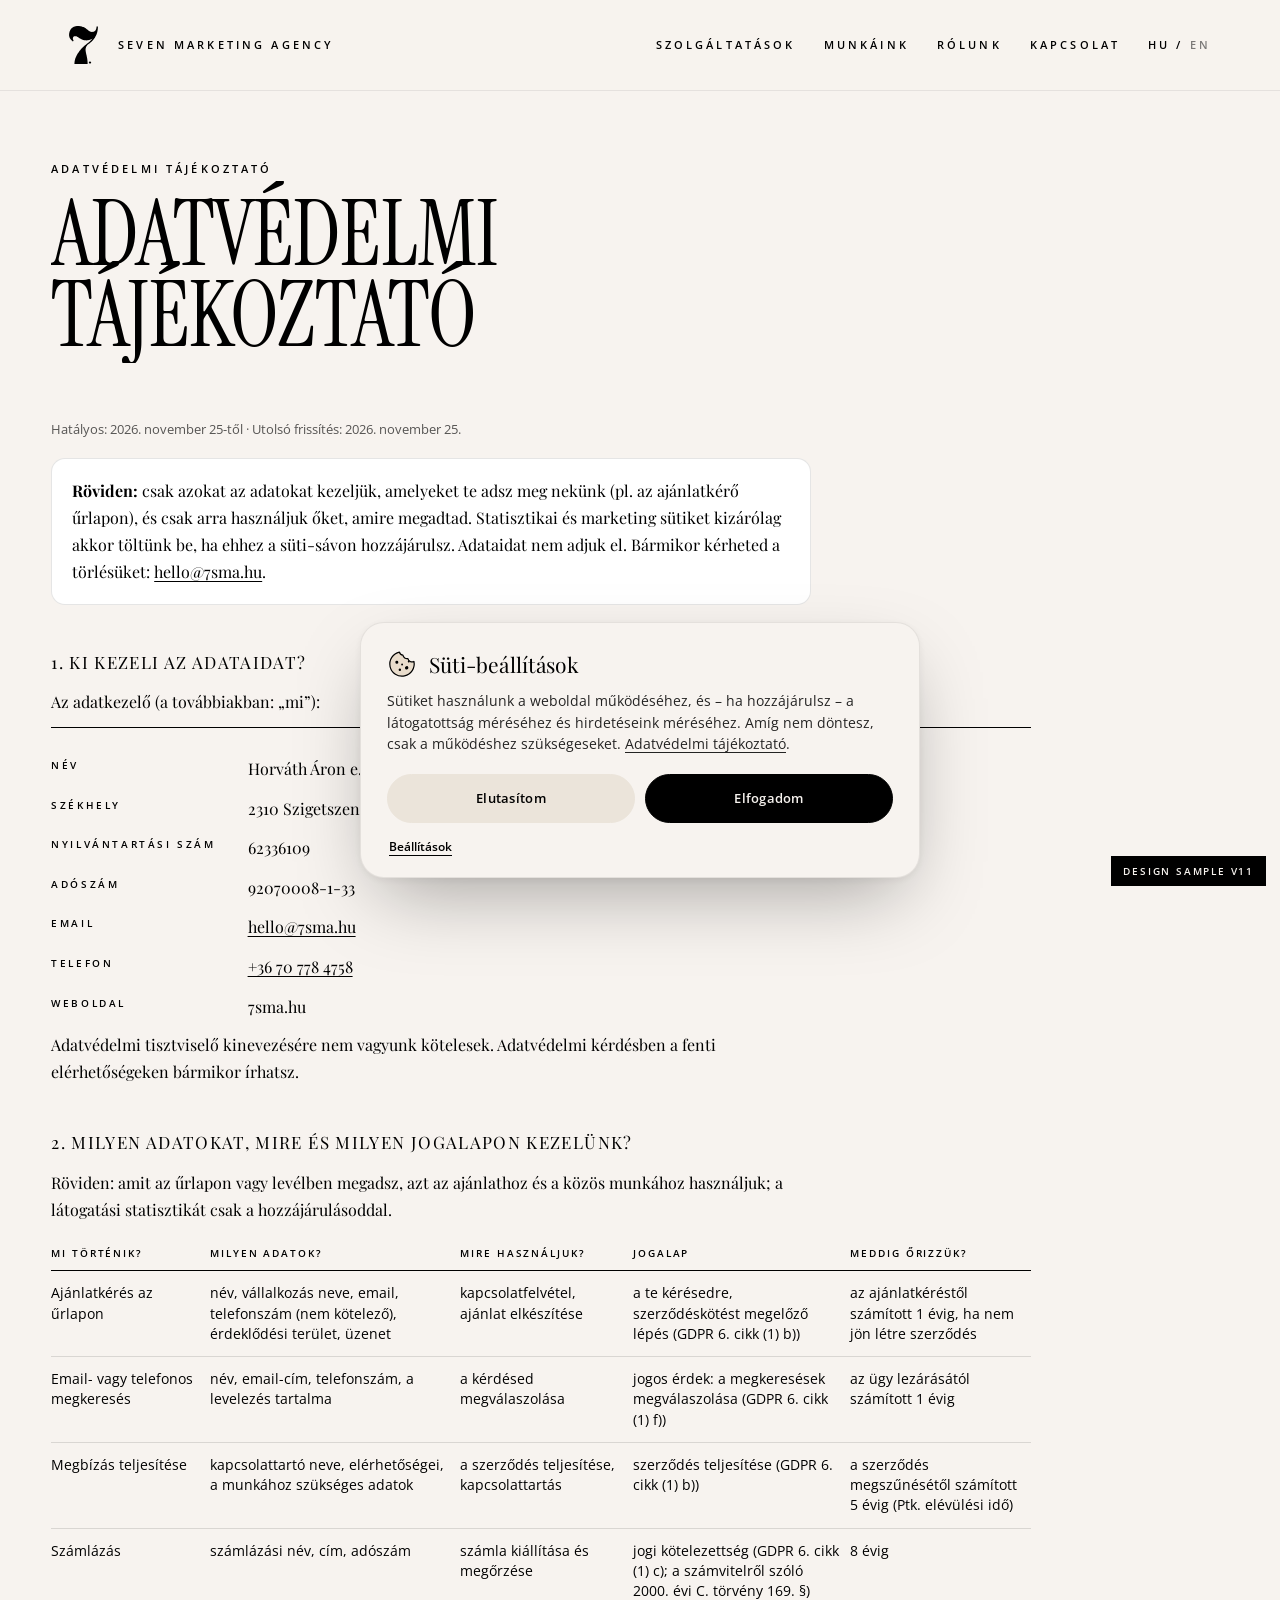
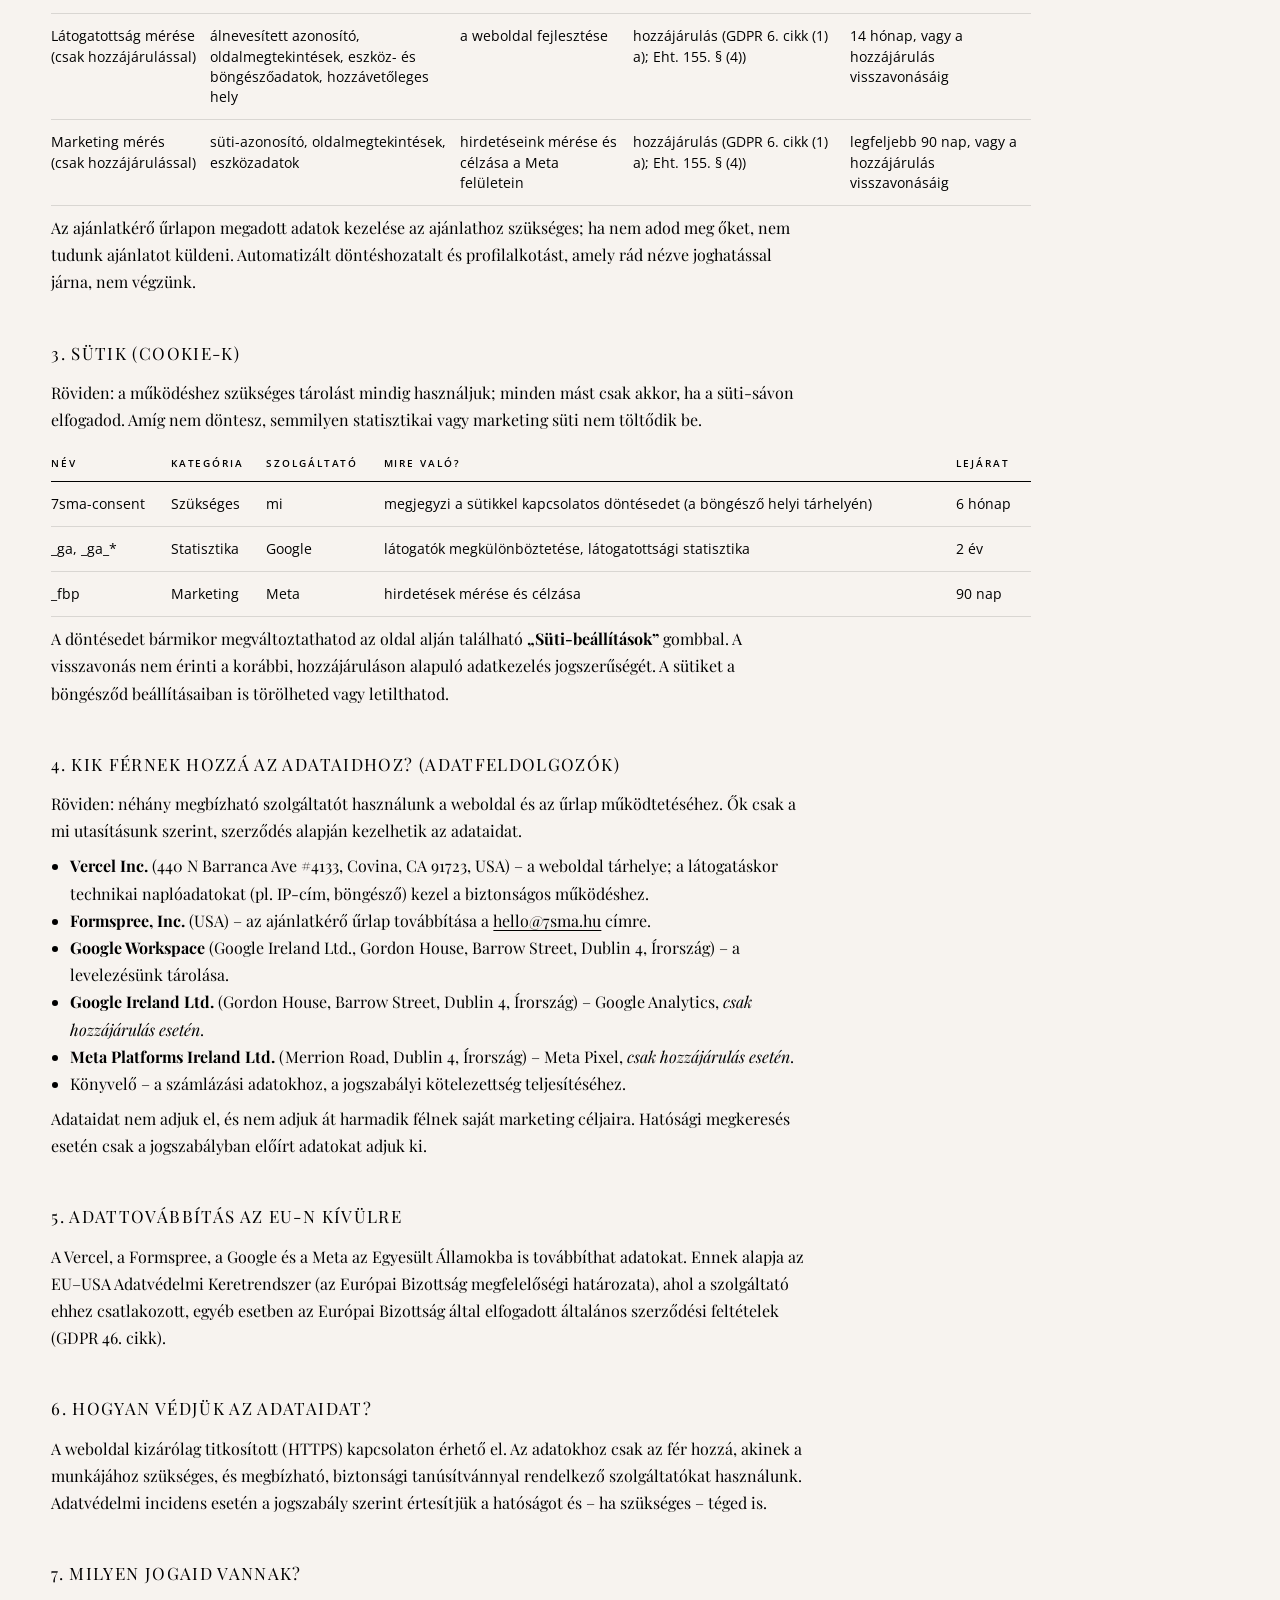
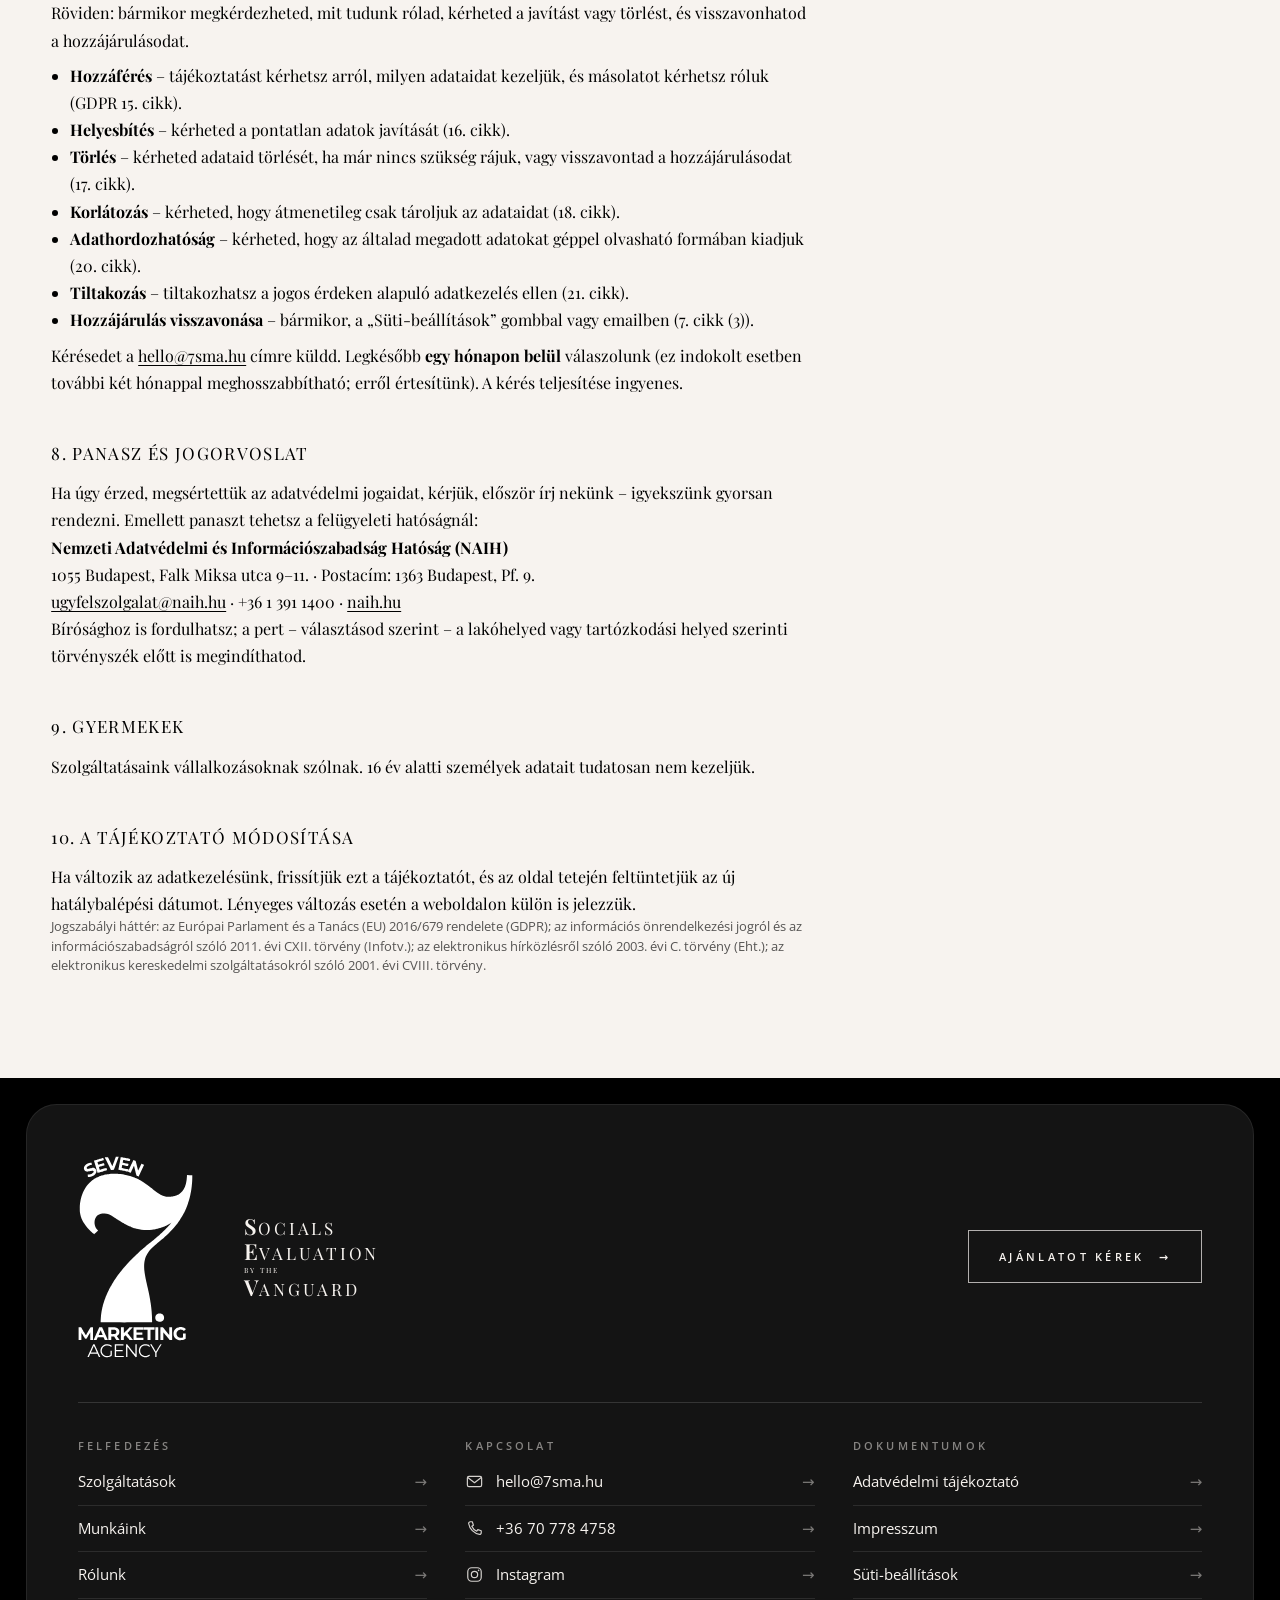
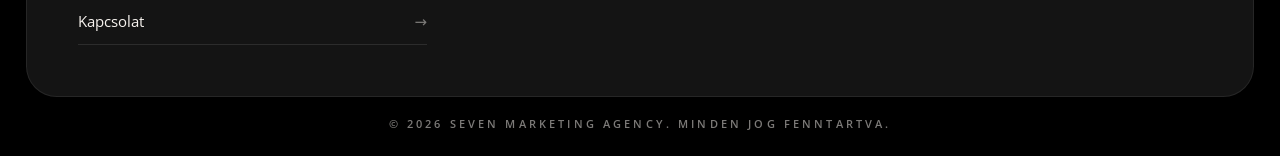
<file: adatvedelem/index.html>
<!doctype html>
<html lang="hu">
<head>
<meta charset="utf-8">
<meta name="viewport" content="width=device-width, initial-scale=1">
<title>Seven Marketing Agency · Adatvédelmi tájékoztató</title>
<meta name="description" content="A mai világban minden arról szól, hogyan használjuk ki a másikat. A mi projektünk azonban arról szól, hogyan tudunk hatékonyan együtt dolgozni.">
<meta name="robots" content="noindex">
<link rel="icon" href="../logo/seven-monogram.svg">
<!-- Sample only: Google Fonts CDN. Production self-hosts the fonts. -->
<link rel="preconnect" href="https://fonts.googleapis.com">
<link rel="preconnect" href="https://fonts.gstatic.com" crossorigin>
<link href="https://fonts.googleapis.com/css2?family=Instrument+Serif:ital@0;1&family=Open+Sans:wght@400;600&family=Playfair+Display:ital,wght@0,400;0,600;1,400&display=swap" rel="stylesheet">
<link rel="stylesheet" href="../assets/site.css?v=11c">
<link rel="alternate" hreflang="hu" href="../index.html"><link rel="alternate" hreflang="en" href="../en/index.html">
</head>
<body>
<div class="sample-badge" id="badge">Design sample v11</div>

<header class="frame solid" id="frame">
  <a class="brand" href="../index.html" aria-label="Seven Marketing Agency – kezdőlap"><img src="../logo/seven-monogram.svg" alt=""><span class="label">Seven Marketing Agency</span></a>
  <nav class="label" aria-label="Menü">
    <a class="links" href="../index.html#szolg">Szolgáltatások</a>
    <a class="links" href="../index.html#munkaink">Munkáink</a>
    <a class="links" href="../index.html#rolunk">Rólunk</a>
    <a class="links" href="../kapcsolat/index.html">Kapcsolat</a>
    <span class="lang"><b>HU</b><span>/</span><a href="../en/privacy/index.html" hreflang="en" lang="en">EN</a></span>
    <button class="menu" id="menuBtn" type="button" aria-expanded="false" aria-controls="mnav">Menü<i aria-hidden="true"></i></button>
  </nav>
</header>
<div class="mnav" id="mnav" role="dialog" aria-modal="true" aria-label="Menü">
  <div class="mtop">
    <a class="brand" href="../index.html" aria-label="Seven Marketing Agency – kezdőlap"><img src="../logo/seven-monogram.svg" alt=""></a>
    <button class="close label" id="menuClose" type="button">Bezárás <i aria-hidden="true"></i></button>
  </div>
  <p class="label mhead">Oldalak</p>
  <nav class="mlist"><a href="../index.html#szolg" style="--k:0"><span class="n">01</span><span class="t">Szolgáltatások</span><span class="ar" aria-hidden="true">→</span></a><a href="../index.html#munkaink" style="--k:1"><span class="n">02</span><span class="t">Munkáink</span><span class="ar" aria-hidden="true">→</span></a><a href="../index.html#rolunk" style="--k:2"><span class="n">03</span><span class="t">Rólunk</span><span class="ar" aria-hidden="true">→</span></a><a href="../kapcsolat/index.html" style="--k:3"><span class="n">04</span><span class="t">Kapcsolat</span><span class="ar" aria-hidden="true">→</span></a></nav>
  <div class="mfoot">
    <p class="acro acro-sm acro-line" aria-label="Socials Evaluation by the Vanguard"><span><b>S</b>ocials</span><span><b>E</b>valuation</span><span class="by">by the</span><span><b>V</b>anguard</span></p>
    <div class="mcols label">
      <div><span>Elérhetőség</span><a href="mailto:hello@7sma.hu">hello@7sma.hu</a><a href="tel:+36707784758">+36 70 778 4758</a></div>
      <div><span>Követés</span><a href="https://www.instagram.com/sevmarketingagency/" target="_blank" rel="noopener">Instagram</a></div>
      <div><span>Nyelv</span><span class="lang"><b>HU</b><span>/</span><a href="../en/privacy/index.html" hreflang="en" lang="en">EN</a></span></div>
    </div>
  </div>
</div>

<main class="page">
  <div class="page-head"><p class="label">Adatvédelmi tájékoztató</p><h1 class="display" data-split>Adatvédelmi tájékoztató</h1></div>
  <div class="legal-doc rv"><p class="meta-line">Hatályos: 2026. november 25-től · Utolsó frissítés: 2026. november 25.</p>

<p class="tldr"><strong>Röviden:</strong> csak azokat az adatokat kezeljük, amelyeket te adsz meg nekünk (pl. az ajánlatkérő űrlapon), és csak arra használjuk őket, amire megadtad. Statisztikai és marketing sütiket kizárólag akkor töltünk be, ha ehhez a süti-sávon hozzájárulsz. Adataidat nem adjuk el. Bármikor kérheted a törlésüket: <a href="mailto:hello@7sma.hu">hello@7sma.hu</a>.</p>

<h2>1. Ki kezeli az adataidat?</h2>
<p>Az adatkezelő (a továbbiakban: „mi”):</p>
<dl class="kv">
  <dt>Név</dt><dd>Horváth Áron e.v. (márkanév: Seven Marketing Agency)</dd>
  <dt>Székhely</dt><dd>2310 Szigetszentmiklós, Határ út 45/D</dd>
  <dt>Nyilvántartási szám</dt><dd>62336109</dd>
  <dt>Adószám</dt><dd>92070008-1-33</dd>
  <dt>Email</dt><dd><a href="mailto:hello@7sma.hu">hello@7sma.hu</a></dd>
  <dt>Telefon</dt><dd><a href="tel:+36707784758">+36 70 778 4758</a></dd>
  <dt>Weboldal</dt><dd>7sma.hu</dd>
</dl>
<p>Adatvédelmi tisztviselő kinevezésére nem vagyunk kötelesek. Adatvédelmi kérdésben a fenti elérhetőségeken bármikor írhatsz.</p>

<h2>2. Milyen adatokat, mire és milyen jogalapon kezelünk?</h2>
<p>Röviden: amit az űrlapon vagy levélben megadsz, azt az ajánlathoz és a közös munkához használjuk; a látogatási statisztikát csak a hozzájárulásoddal.</p>
<table class="ptable">
  <thead><tr><th>Mi történik?</th><th>Milyen adatok?</th><th>Mire használjuk?</th><th>Jogalap</th><th>Meddig őrizzük?</th></tr></thead>
  <tbody>
    <tr><td>Ajánlatkérés az űrlapon</td><td>név, vállalkozás neve, email, telefonszám (nem kötelező), érdeklődési terület, üzenet</td><td>kapcsolatfelvétel, ajánlat elkészítése</td><td>a te kérésedre, szerződéskötést megelőző lépés (GDPR 6. cikk (1) b))</td><td>az ajánlatkéréstől számított 1 évig, ha nem jön létre szerződés</td></tr>
    <tr><td>Email- vagy telefonos megkeresés</td><td>név, email-cím, telefonszám, a levelezés tartalma</td><td>a kérdésed megválaszolása</td><td>jogos érdek: a megkeresések megválaszolása (GDPR 6. cikk (1) f))</td><td>az ügy lezárásától számított 1 évig</td></tr>
    <tr><td>Megbízás teljesítése</td><td>kapcsolattartó neve, elérhetőségei, a munkához szükséges adatok</td><td>a szerződés teljesítése, kapcsolattartás</td><td>szerződés teljesítése (GDPR 6. cikk (1) b))</td><td>a szerződés megszűnésétől számított 5 évig (Ptk. elévülési idő)</td></tr>
    <tr><td>Számlázás</td><td>számlázási név, cím, adószám</td><td>számla kiállítása és megőrzése</td><td>jogi kötelezettség (GDPR 6. cikk (1) c); a számvitelről szóló 2000. évi C. törvény 169. §)</td><td>8 évig</td></tr>
    <tr><td>Látogatottság mérése (csak hozzájárulással)</td><td>álnevesített azonosító, oldalmegtekintések, eszköz- és böngészőadatok, hozzávetőleges hely</td><td>a weboldal fejlesztése</td><td>hozzájárulás (GDPR 6. cikk (1) a); Eht. 155. § (4))</td><td>14 hónap, vagy a hozzájárulás visszavonásáig</td></tr>
    <tr><td>Marketing mérés (csak hozzájárulással)</td><td>süti-azonosító, oldalmegtekintések, eszközadatok</td><td>hirdetéseink mérése és célzása a Meta felületein</td><td>hozzájárulás (GDPR 6. cikk (1) a); Eht. 155. § (4))</td><td>legfeljebb 90 nap, vagy a hozzájárulás visszavonásáig</td></tr>
  </tbody>
</table>
<p>Az ajánlatkérő űrlapon megadott adatok kezelése az ajánlathoz szükséges; ha nem adod meg őket, nem tudunk ajánlatot küldeni. Automatizált döntéshozatalt és profilalkotást, amely rád nézve joghatással járna, nem végzünk.</p>

<h2>3. Sütik (cookie-k)</h2>
<p>Röviden: a működéshez szükséges tárolást mindig használjuk; minden mást csak akkor, ha a süti-sávon elfogadod. Amíg nem döntesz, semmilyen statisztikai vagy marketing süti nem töltődik be.</p>
<table class="ptable">
  <thead><tr><th>Név</th><th>Kategória</th><th>Szolgáltató</th><th>Mire való?</th><th>Lejárat</th></tr></thead>
  <tbody>
    <tr><td>7sma-consent</td><td>Szükséges</td><td>mi</td><td>megjegyzi a sütikkel kapcsolatos döntésedet (a böngésző helyi tárhelyén)</td><td>6 hónap</td></tr>
    <tr><td>_ga, _ga_*</td><td>Statisztika</td><td>Google</td><td>látogatók megkülönböztetése, látogatottsági statisztika</td><td>2 év</td></tr>
    <tr><td>_fbp</td><td>Marketing</td><td>Meta</td><td>hirdetések mérése és célzása</td><td>90 nap</td></tr>
  </tbody>
</table>
<p>A döntésedet bármikor megváltoztathatod az oldal alján található <strong>„Süti-beállítások”</strong> gombbal. A visszavonás nem érinti a korábbi, hozzájáruláson alapuló adatkezelés jogszerűségét. A sütiket a böngésződ beállításaiban is törölheted vagy letilthatod.</p>

<h2>4. Kik férnek hozzá az adataidhoz? (adatfeldolgozók)</h2>
<p>Röviden: néhány megbízható szolgáltatót használunk a weboldal és az űrlap működtetéséhez. Ők csak a mi utasításunk szerint, szerződés alapján kezelhetik az adataidat.</p>
<ul>
  <li><strong>Vercel Inc.</strong> (440 N Barranca Ave #4133, Covina, CA 91723, USA) – a weboldal tárhelye; a látogatáskor technikai naplóadatokat (pl. IP-cím, böngésző) kezel a biztonságos működéshez.</li>
  <li><strong>Formspree, Inc.</strong> (USA) – az ajánlatkérő űrlap továbbítása a <a href="mailto:hello@7sma.hu">hello@7sma.hu</a> címre.</li>
  <li><strong>Google Workspace</strong> (Google Ireland Ltd., Gordon House, Barrow Street, Dublin 4, Írország) – a levelezésünk tárolása.</li>
  <li><strong>Google Ireland Ltd.</strong> (Gordon House, Barrow Street, Dublin 4, Írország) – Google Analytics, <em>csak hozzájárulás esetén</em>.</li>
  <li><strong>Meta Platforms Ireland Ltd.</strong> (Merrion Road, Dublin 4, Írország) – Meta Pixel, <em>csak hozzájárulás esetén</em>.</li>
  <li>Könyvelő – a számlázási adatokhoz, a jogszabályi kötelezettség teljesítéséhez.</li>
</ul>
<p>Adataidat nem adjuk el, és nem adjuk át harmadik félnek saját marketing céljaira. Hatósági megkeresés esetén csak a jogszabályban előírt adatokat adjuk ki.</p>

<h2>5. Adattovábbítás az EU-n kívülre</h2>
<p>A Vercel, a Formspree, a Google és a Meta az Egyesült Államokba is továbbíthat adatokat. Ennek alapja az EU–USA Adatvédelmi Keretrendszer (az Európai Bizottság megfelelőségi határozata), ahol a szolgáltató ehhez csatlakozott, egyéb esetben az Európai Bizottság által elfogadott általános szerződési feltételek (GDPR 46. cikk).</p>

<h2>6. Hogyan védjük az adataidat?</h2>
<p>A weboldal kizárólag titkosított (HTTPS) kapcsolaton érhető el. Az adatokhoz csak az fér hozzá, akinek a munkájához szükséges, és megbízható, biztonsági tanúsítvánnyal rendelkező szolgáltatókat használunk. Adatvédelmi incidens esetén a jogszabály szerint értesítjük a hatóságot és – ha szükséges – téged is.</p>

<h2>7. Milyen jogaid vannak?</h2>
<p>Röviden: bármikor megkérdezheted, mit tudunk rólad, kérheted a javítást vagy törlést, és visszavonhatod a hozzájárulásodat.</p>
<ul>
  <li><strong>Hozzáférés</strong> – tájékoztatást kérhetsz arról, milyen adataidat kezeljük, és másolatot kérhetsz róluk (GDPR 15. cikk).</li>
  <li><strong>Helyesbítés</strong> – kérheted a pontatlan adatok javítását (16. cikk).</li>
  <li><strong>Törlés</strong> – kérheted adataid törlését, ha már nincs szükség rájuk, vagy visszavontad a hozzájárulásodat (17. cikk).</li>
  <li><strong>Korlátozás</strong> – kérheted, hogy átmenetileg csak tároljuk az adataidat (18. cikk).</li>
  <li><strong>Adathordozhatóság</strong> – kérheted, hogy az általad megadott adatokat géppel olvasható formában kiadjuk (20. cikk).</li>
  <li><strong>Tiltakozás</strong> – tiltakozhatsz a jogos érdeken alapuló adatkezelés ellen (21. cikk).</li>
  <li><strong>Hozzájárulás visszavonása</strong> – bármikor, a „Süti-beállítások” gombbal vagy emailben (7. cikk (3)).</li>
</ul>
<p>Kérésedet a <a href="mailto:hello@7sma.hu">hello@7sma.hu</a> címre küldd. Legkésőbb <strong>egy hónapon belül</strong> válaszolunk (ez indokolt esetben további két hónappal meghosszabbítható; erről értesítünk). A kérés teljesítése ingyenes.</p>

<h2>8. Panasz és jogorvoslat</h2>
<p>Ha úgy érzed, megsértettük az adatvédelmi jogaidat, kérjük, először írj nekünk – igyekszünk gyorsan rendezni. Emellett panaszt tehetsz a felügyeleti hatóságnál:</p>
<p><strong>Nemzeti Adatvédelmi és Információszabadság Hatóság (NAIH)</strong><br>1055 Budapest, Falk Miksa utca 9–11. · Postacím: 1363 Budapest, Pf. 9.<br><a href="mailto:ugyfelszolgalat@naih.hu">ugyfelszolgalat@naih.hu</a> · +36 1 391 1400 · <a href="https://naih.hu" target="_blank" rel="noopener">naih.hu</a></p>
<p>Bírósághoz is fordulhatsz; a pert – választásod szerint – a lakóhelyed vagy tartózkodási helyed szerinti törvényszék előtt is megindíthatod.</p>

<h2>9. Gyermekek</h2>
<p>Szolgáltatásaink vállalkozásoknak szólnak. 16 év alatti személyek adatait tudatosan nem kezeljük.</p>

<h2>10. A tájékoztató módosítása</h2>
<p>Ha változik az adatkezelésünk, frissítjük ezt a tájékoztatót, és az oldal tetején feltüntetjük az új hatálybalépési dátumot. Lényeges változás esetén a weboldalon külön is jelezzük.</p>

<p class="meta-line">Jogszabályi háttér: az Európai Parlament és a Tanács (EU) 2016/679 rendelete (GDPR); az információs önrendelkezési jogról és az információszabadságról szóló 2011. évi CXII. törvény (Infotv.); az elektronikus hírközlésről szóló 2003. évi C. törvény (Eht.); az elektronikus kereskedelmi szolgáltatásokról szóló 2001. évi CVIII. törvény.</p>
</div>
</main>

<footer id="footer">
  <div class="fcard">
    <div class="ftop">
      <a class="flogo" href="../index.html"><img src="../logo/seven-logo-lockup.svg" alt="Seven Marketing Agency"></a>
      <p class="acro acro-sm" aria-label="Socials Evaluation by the Vanguard"><span><b>S</b>ocials</span><span><b>E</b>valuation</span><span class="by">by the</span><span><b>V</b>anguard</span></p>
      <a class="btn btn-light" href="../kapcsolat/index.html#ajanlat">Ajánlatot kérek <span>→</span></a>
    </div>
    <div class="fcols">
      <div><h3 class="label">Felfedezés</h3><a href="../index.html#szolg">Szolgáltatások</a><a href="../index.html#munkaink">Munkáink</a><a href="../index.html#rolunk">Rólunk</a><a href="../kapcsolat/index.html">Kapcsolat</a></div>
      <div><h3 class="label">Kapcsolat</h3><a class="icl" href="mailto:hello@7sma.hu"><svg class="ic" viewBox="0 0 24 24" fill="none" stroke="currentColor" stroke-width="1.5" stroke-linejoin="round"><rect x="3" y="5.5" width="18" height="13" rx="2"/><path d="M3.5 7l8.5 6.5L20.5 7"/></svg><span>hello@7sma.hu</span></a><a class="icl" href="tel:+36707784758"><svg class="ic" viewBox="0 0 24 24" fill="none" stroke="currentColor" stroke-width="1.5" stroke-linejoin="round"><path d="M6.6 3.5h2.6l1.4 4.3-2 1.4a12 12 0 006.2 6.2l1.4-2 4.3 1.4v2.6a2 2 0 01-2.2 2A16.5 16.5 0 014.6 5.7a2 2 0 012-2.2z"/></svg><span>+36 70 778 4758</span></a><a class="icl" href="https://www.instagram.com/sevmarketingagency/" target="_blank" rel="noopener"><svg class="ic" viewBox="0 0 24 24" fill="none" stroke="currentColor" stroke-width="1.5"><rect x="3.5" y="3.5" width="17" height="17" rx="5"/><circle cx="12" cy="12" r="4"/><circle cx="17.2" cy="6.8" r="1" fill="currentColor" stroke="none"/></svg><span>Instagram</span></a></div>
      <div><h3 class="label">Dokumentumok</h3><a href="../adatvedelem/index.html">Adatvédelmi tájékoztató</a><a href="../impresszum/index.html">Impresszum</a><button type="button" id="cookieOpen">Süti-beállítások</button></div>
    </div>
  </div>
  <p class="fbottom label">© 2026 Seven Marketing Agency. Minden jog fenntartva.</p>
</footer>

<div class="cookie" id="cookie" role="dialog" aria-modal="false" aria-labelledby="ckTitle">
  <div class="ck-head">
    <svg class="ck-icon" viewBox="0 0 32 32" aria-hidden="true"><path d="M16 3a13 13 0 1013 13 4.5 4.5 0 01-5.6-4.4A4.5 4.5 0 0118.9 7 4.3 4.3 0 0116 3z" fill="#e9dccb" stroke="currentColor" stroke-width="1.3" stroke-linejoin="round"/><circle cx="11" cy="13" r="1.6"/><circle cx="20" cy="21" r="1.8"/><circle cx="12.5" cy="21.5" r="1.3"/><circle cx="16" cy="16.5" r="1"/><circle cx="23.5" cy="15" r="1"/></svg>
    <h2 id="ckTitle">Süti-beállítások</h2>
  </div>
  <p>Sütiket használunk a weboldal működéséhez, és – ha hozzájárulsz – a látogatottság méréséhez és hirdetéseink méréséhez. Amíg nem döntesz, csak a működéshez szükségeseket. <a href="../adatvedelem/index.html">Adatvédelmi tájékoztató</a>.</p>
  <div class="prefs" id="ckPrefs"><div>
    <label><span>Szükséges</span><input type="checkbox" checked disabled><i></i></label>
    <label><span>Statisztika (Google Analytics)</span><input type="checkbox" id="ckStat"><i></i></label>
    <label><span>Marketing (Meta Pixel)</span><input type="checkbox" id="ckMkt"><i></i></label>
  </div></div>
  <div class="row">
    <button type="button" class="ghost" data-c="reject">Elutasítom</button>
    <button type="button" data-c="accept">Elfogadom</button>
  </div>
  <div class="ck-foot">
    <button type="button" class="more" id="cookieMore" aria-expanded="false" aria-controls="ckPrefs">Beállítások</button>
    <button type="button" class="more save" data-c="save">Kiválasztottak mentése</button>
  </div>
</div>

<script src="../assets/site.js?v=11c"></script>
</body>
</html>
</file>
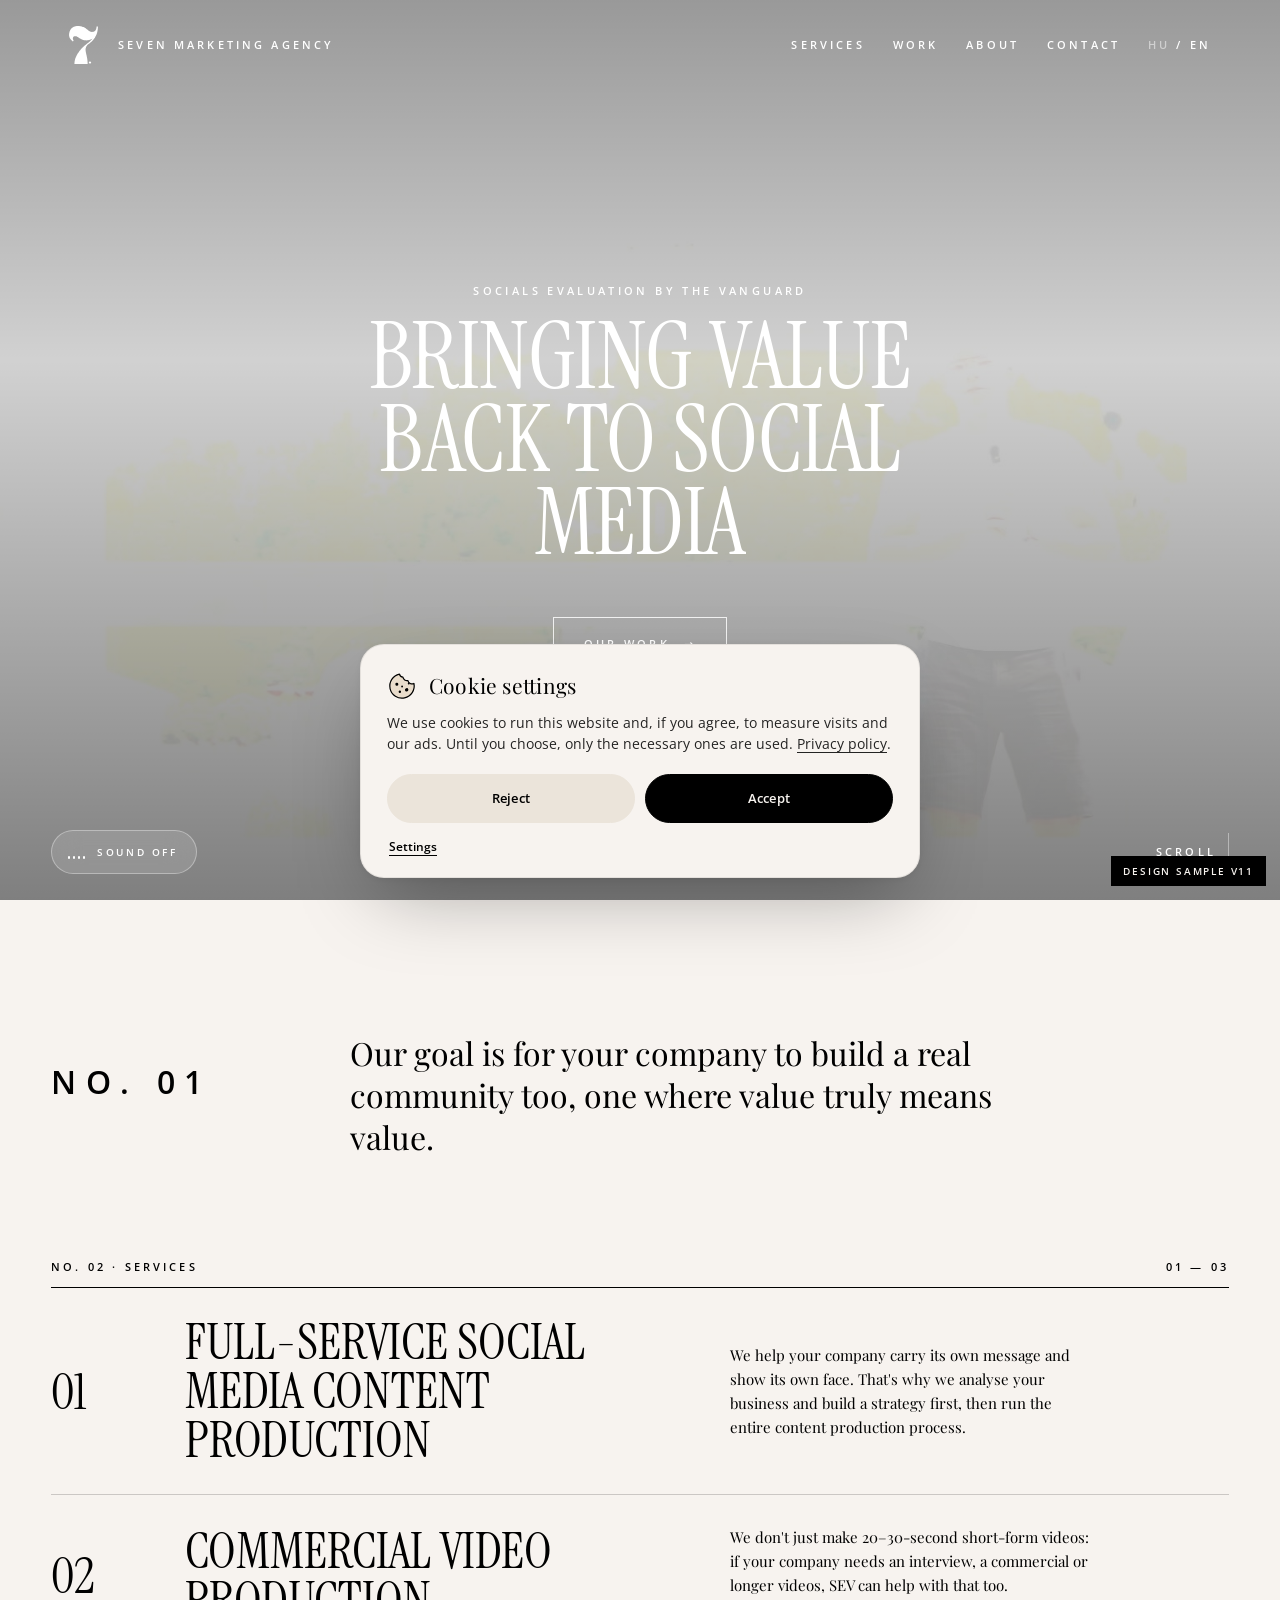
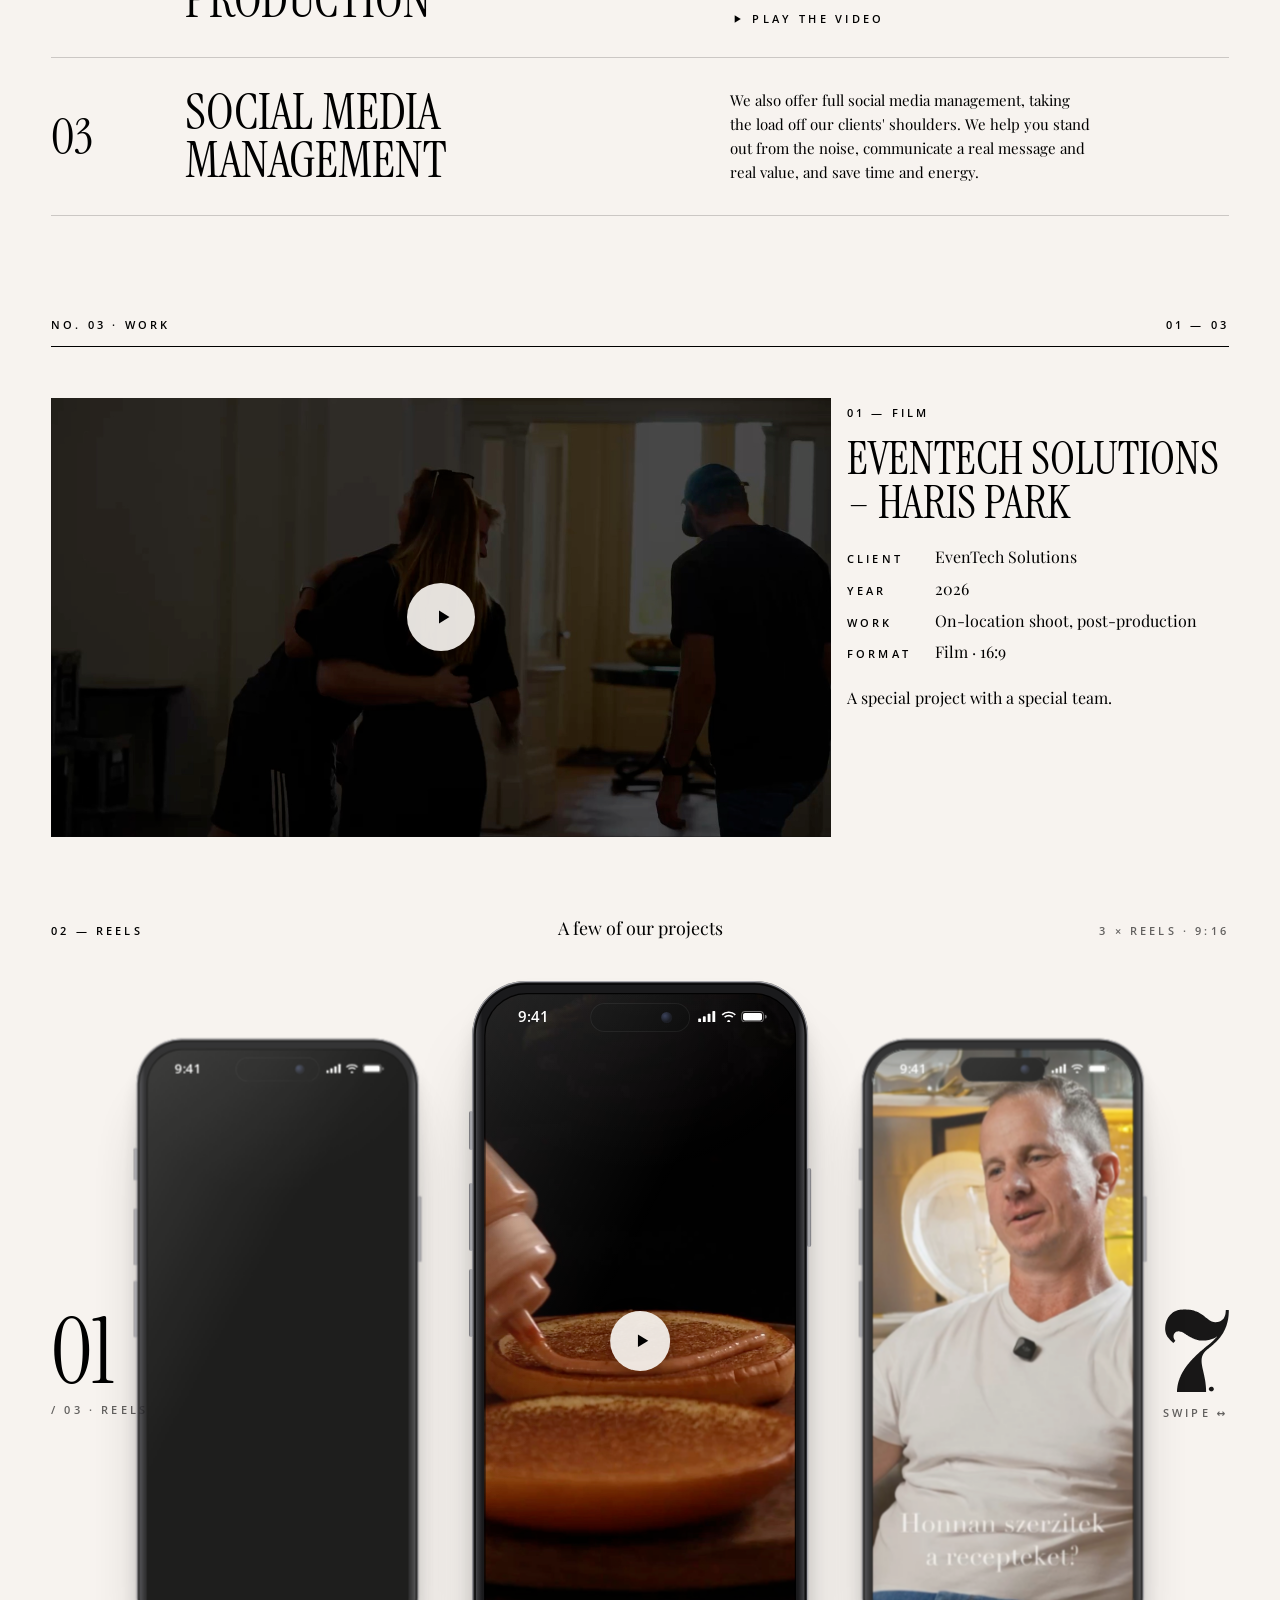
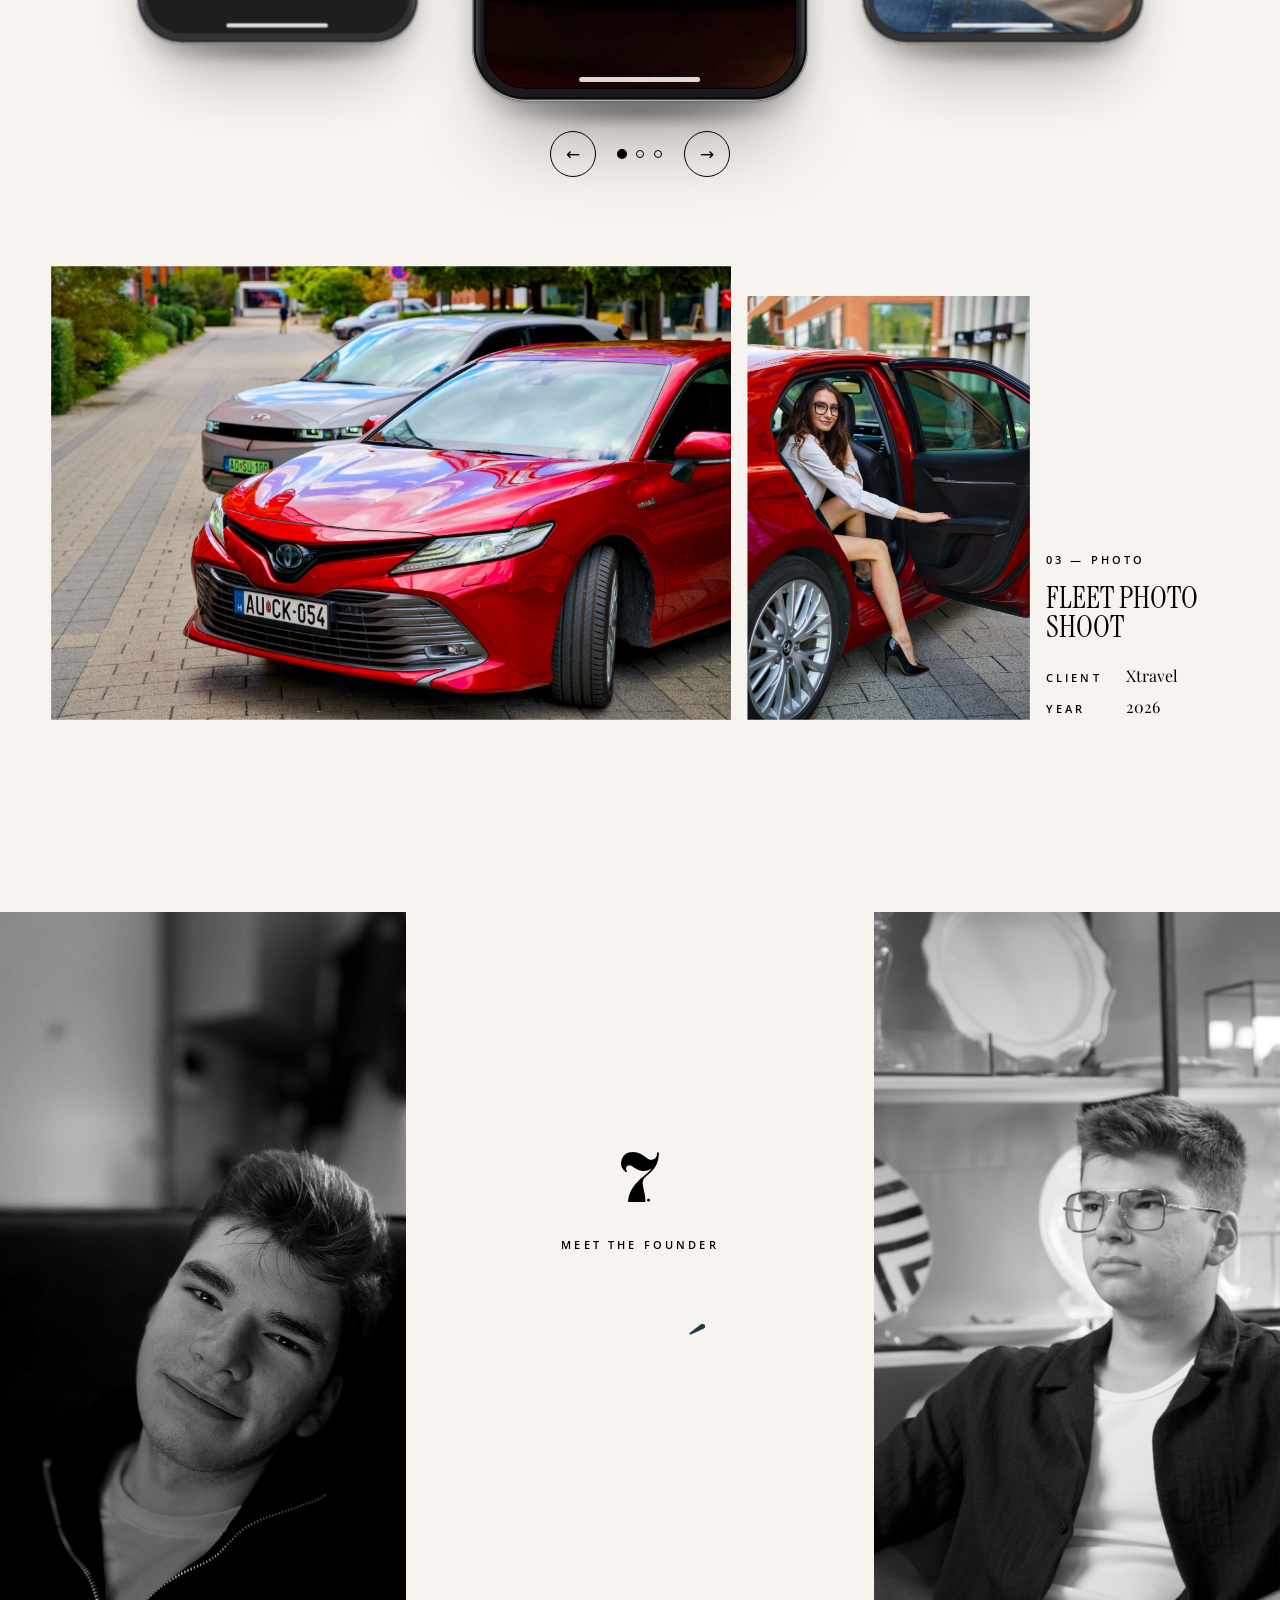
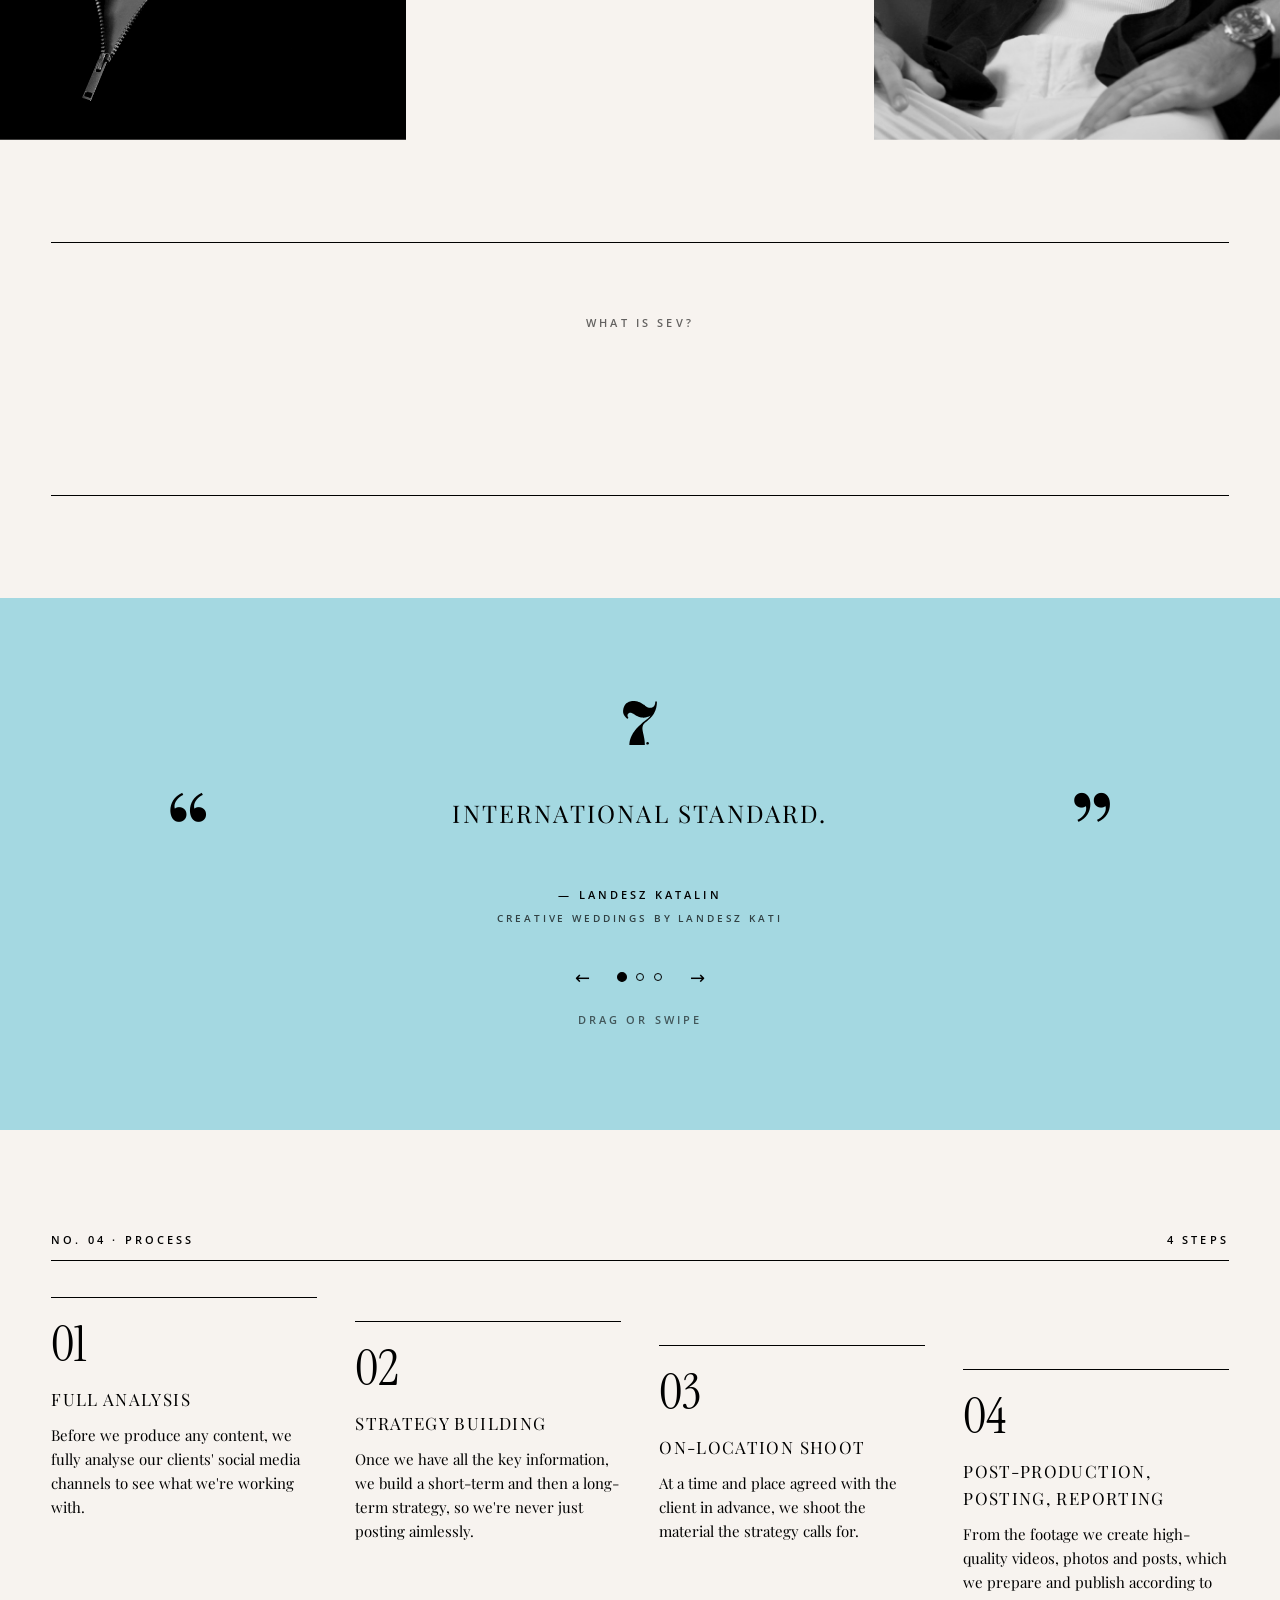
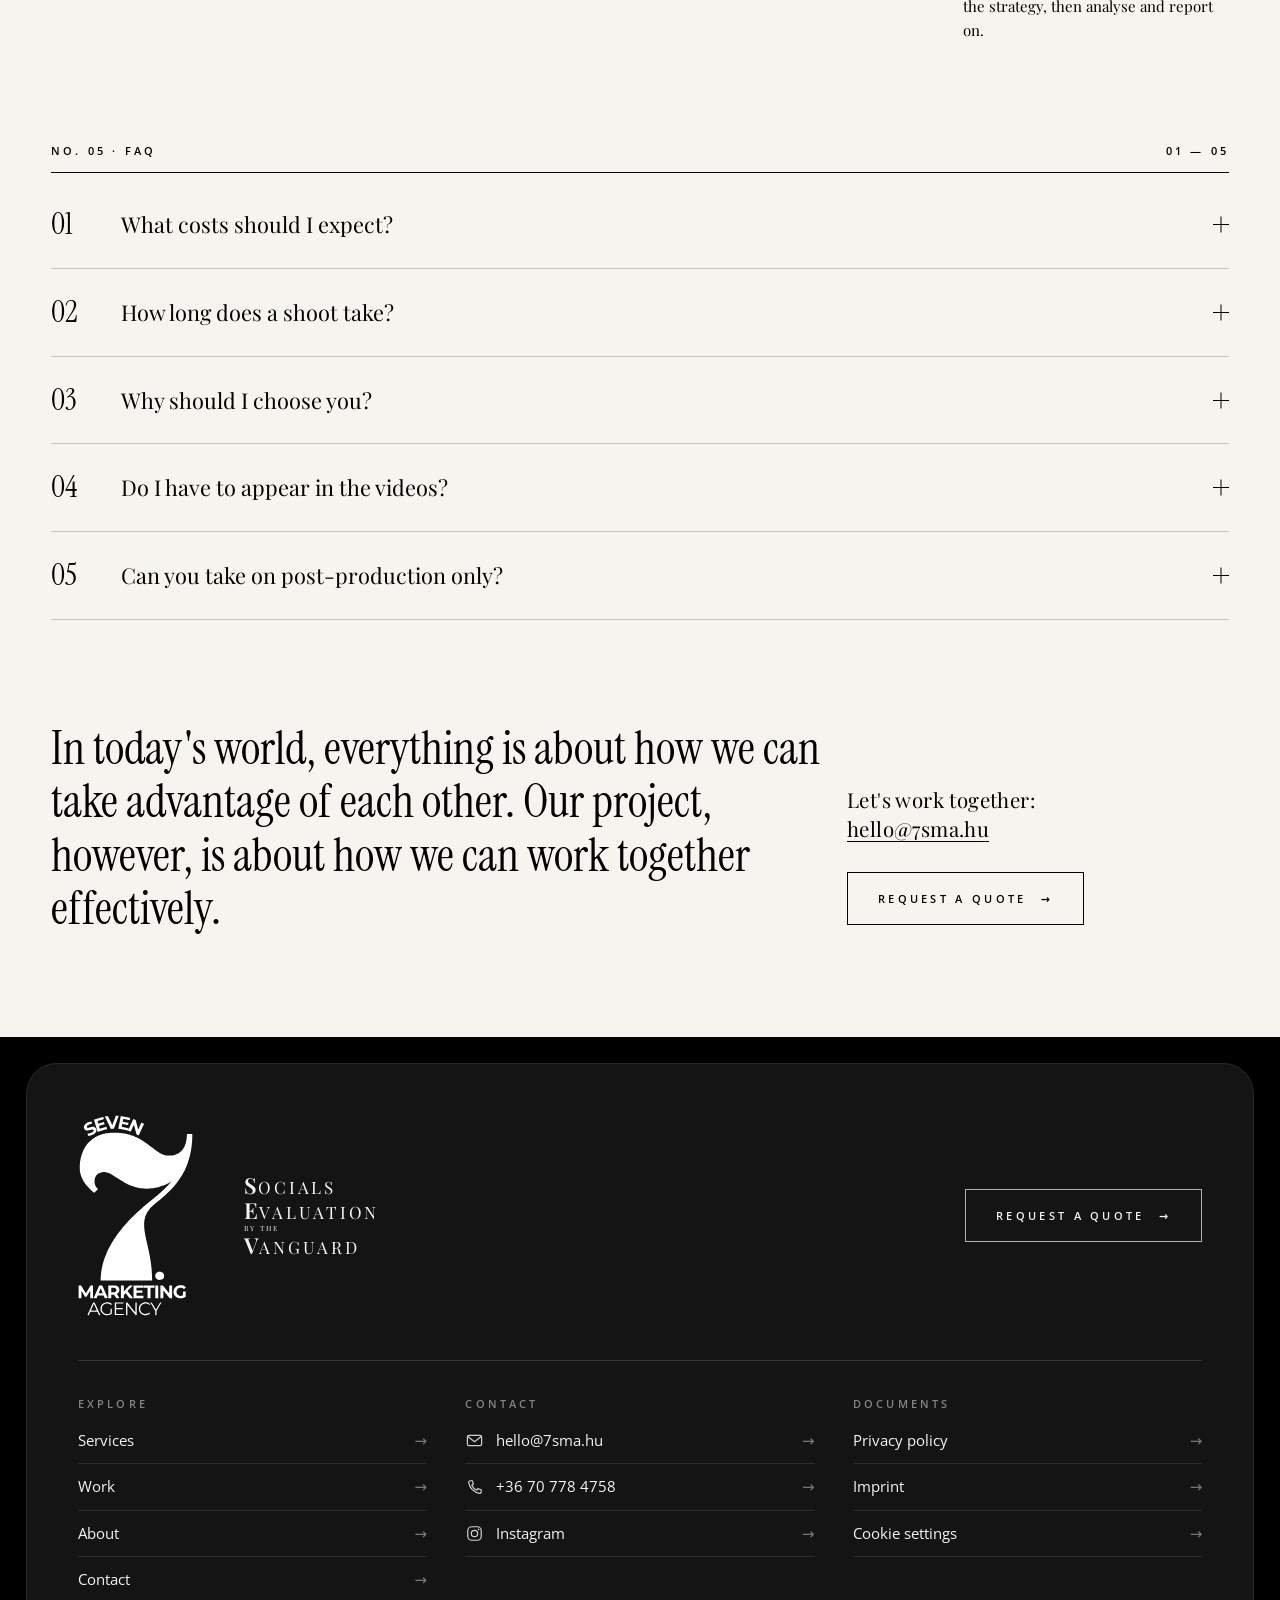
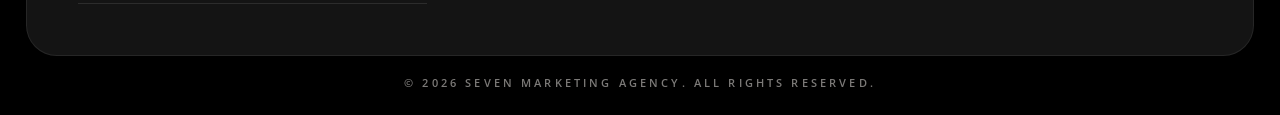
<file: en/index.html>
<!doctype html>
<html lang="en">
<head>
<meta charset="utf-8">
<meta name="viewport" content="width=device-width, initial-scale=1">
<title>Seven Marketing Agency</title>
<meta name="description" content="In today's world, everything is about how we can take advantage of each other. Our project, however, is about how we can work together effectively.">
<meta name="robots" content="noindex">
<link rel="icon" href="../logo/seven-monogram.svg">
<!-- Sample only: Google Fonts CDN. Production self-hosts the fonts. -->
<link rel="preconnect" href="https://fonts.googleapis.com">
<link rel="preconnect" href="https://fonts.gstatic.com" crossorigin>
<link href="https://fonts.googleapis.com/css2?family=Instrument+Serif:ital@0;1&family=Open+Sans:wght@400;600&family=Playfair+Display:ital,wght@0,400;0,600;1,400&display=swap" rel="stylesheet">
<link rel="stylesheet" href="../assets/site.css?v=11c">
<link rel="alternate" hreflang="hu" href="../index.html"><link rel="alternate" hreflang="en" href="../en/index.html">
</head>
<body>
<div class="sample-badge" id="badge">Design sample v11</div>

<header class="frame" id="frame">
  <a class="brand" href="../en/index.html" aria-label="Seven Marketing Agency – home"><img src="../logo/seven-monogram.svg" alt=""><span class="label">Seven Marketing Agency</span></a>
  <nav class="label" aria-label="Menu">
    <a class="links" href="#szolg">Services</a>
    <a class="links" href="#munkaink">Work</a>
    <a class="links" href="#rolunk">About</a>
    <a class="links" href="../en/contact/index.html">Contact</a>
    <span class="lang"><a href="../index.html" hreflang="hu" lang="hu">HU</a><span>/</span><b>EN</b></span>
    <button class="menu" id="menuBtn" type="button" aria-expanded="false" aria-controls="mnav">Menu<i aria-hidden="true"></i></button>
  </nav>
</header>
<div class="mnav" id="mnav" role="dialog" aria-modal="true" aria-label="Menu">
  <div class="mtop">
    <a class="brand" href="../en/index.html" aria-label="Seven Marketing Agency – home"><img src="../logo/seven-monogram.svg" alt=""></a>
    <button class="close label" id="menuClose" type="button">Close <i aria-hidden="true"></i></button>
  </div>
  <p class="label mhead">Pages</p>
  <nav class="mlist"><a href="#szolg" style="--k:0"><span class="n">01</span><span class="t">Services</span><span class="ar" aria-hidden="true">→</span></a><a href="#munkaink" style="--k:1"><span class="n">02</span><span class="t">Work</span><span class="ar" aria-hidden="true">→</span></a><a href="#rolunk" style="--k:2"><span class="n">03</span><span class="t">About</span><span class="ar" aria-hidden="true">→</span></a><a href="../en/contact/index.html" style="--k:3"><span class="n">04</span><span class="t">Contact</span><span class="ar" aria-hidden="true">→</span></a></nav>
  <div class="mfoot">
    <p class="acro acro-sm acro-line" aria-label="Socials Evaluation by the Vanguard"><span><b>S</b>ocials</span><span><b>E</b>valuation</span><span class="by">by the</span><span><b>V</b>anguard</span></p>
    <div class="mcols label">
      <div><span>Contact</span><a href="mailto:hello@7sma.hu">hello@7sma.hu</a><a href="tel:+36707784758">+36 70 778 4758</a></div>
      <div><span>Follow</span><a href="https://www.instagram.com/sevmarketingagency/" target="_blank" rel="noopener">Instagram</a></div>
      <div><span>Language</span><span class="lang"><a href="../index.html" hreflang="hu" lang="hu">HU</a><span>/</span><b>EN</b></span></div>
    </div>
  </div>
</div>

<main>
<section class="hero" id="hero">
  <div class="media"><video src="../video/hero.mp4" poster="../img/hero-poster.jpg" autoplay muted loop playsinline></video></div>
  <div class="content">
    <p class="label kicker rv">Socials Evaluation by the Vanguard</p>
    <h1 class="display" data-split>Bringing Value Back to Social Media</h1>
    <a class="btn rv" href="#munkaink">Our work <span>→</span></a>
  </div>
  <div class="foot label">
    <button type="button" class="snd" id="heroSound" aria-pressed="false" aria-label="Turn sound on"><span class="eq" aria-hidden="true"><i></i><i></i><i></i><i></i></span><span class="snd-t">Sound <b class="st-off">off</b><b class="st-on">on</b></span></button>
    <span class="cue">Scroll <i></i></span>
  </div>
</section>

<section class="statement">
  <p class="label rv">No. 01</p>
  <p class="rv">Our goal is for your company to build a real community too, one where value truly means value.</p>
</section>

<section class="services" id="szolg">
  <div class="sec-head rv"><span class="label">No. 02 · Services</span><span class="label">01 — 03</span></div>
  <div class="svc rv"><span class="num">01</span><h3>Full-service social media content production</h3><p>We help your company carry its own message and show its own face. That's why we analyse your business and build a strategy first, then run the entire content production process.</p>
    <div class="polaroid"><img src="../img/svc-content.jpg" alt=""></div></div>
  <div class="svc rv" data-vbox="vbox" role="button" tabindex="0" aria-label="Play the video"><span class="num">02</span><h3>Commercial video production</h3><p>We don't just make 20–30-second short-form videos: if your company needs an interview, a commercial or longer videos, SEV can help with that too.<span class="svc-play label"><svg class="i-play" viewBox="0 0 24 24" fill="currentColor"><path d="M8 5.5v13l10.5-6.5z"/></svg>Play the video</span></p>
    <div class="polaroid"><img src="../img/food-1-poster.jpg" alt=""><span class="pol-play" aria-hidden="true"><svg class="i-play" viewBox="0 0 24 24" fill="currentColor"><path d="M8 5.5v13l10.5-6.5z"/></svg></span></div></div>
  <div class="svc rv"><span class="num">03</span><h3>Social media management</h3><p>We also offer full social media management, taking the load off our clients' shoulders. We help you stand out from the noise, communicate a real message and real value, and save time and energy.</p>
    <div class="polaroid"><img src="../img/svc-management.jpg" alt=""></div></div>
</section>

<section class="work" id="munkaink">
  <div class="sec-head rv"><span class="label">No. 03 · Work</span><span class="label">01 — 03</span></div>

  <article class="project p-a">
    <div class="vid player reveal"><video src="../video/ets.mp4" poster="../img/ets-poster.jpg" playsinline preload="metadata" data-work></video><button type="button" class="play" aria-label="Play / pause"><svg class="i-play" viewBox="0 0 24 24" fill="currentColor"><path d="M8 5.5v13l10.5-6.5z"/></svg></button><div class="ctl"><button type="button" class="c-play" aria-label="Play / pause"><svg class="i-play" viewBox="0 0 24 24" fill="currentColor"><path d="M8 5.5v13l10.5-6.5z"/></svg><svg class="i-pause" viewBox="0 0 24 24" fill="currentColor"><rect x="7" y="5.5" width="3.4" height="13" rx="1"/><rect x="13.6" y="5.5" width="3.4" height="13" rx="1"/></svg></button><span class="c-time">0:00</span><input class="c-seek" type="range" min="0" max="1000" step="1" value="0" aria-label="Video position"><button type="button" class="c-mute" aria-label="Sound on/off"><svg class="i-vol" viewBox="0 0 24 24" fill="none" stroke="currentColor" stroke-width="1.7" stroke-linecap="round" stroke-linejoin="round"><path d="M4 9.5h3.5L12 6v12l-4.5-3.5H4z"/><path d="M15.5 9a4 4 0 010 6M18 6.5a7.5 7.5 0 010 11"/></svg><svg class="i-muted" viewBox="0 0 24 24" fill="none" stroke="currentColor" stroke-width="1.7" stroke-linecap="round" stroke-linejoin="round"><path d="M4 9.5h3.5L12 6v12l-4.5-3.5H4z"/><path d="M16 10l4 4M20 10l-4 4"/></svg></button><button type="button" class="c-fs" aria-label="Full screen"><svg viewBox="0 0 24 24" fill="none" stroke="currentColor" stroke-width="1.7" stroke-linecap="round" stroke-linejoin="round"><path d="M4 9V4h5M20 9V4h-5M4 15v5h5M20 15v5h-5"/></svg></button></div></div>
    <div class="meta rv">
      <span class="label idx">01 — Film</span>
      <h3 class="pn">EvenTech Solutions – Haris Park</h3>
      <span class="label">Client</span><span>EvenTech Solutions</span><span class="label">Year</span><span>2026</span><span class="label">Work</span><span>On-location shoot, post-production</span><span class="label">Format</span><span>Film · 16:9</span>
      <p class="desc">A special project with a special team.</p>
    </div>
  </article>
</section>

<section class="reels-band" aria-label="Reels">
  <div class="rb-head rv">
    <span class="label">02 — Reels</span>
    <p>A few of our projects</p>
    <span class="label">3 × Reels · 9:16</span>
  </div>
  <div class="rc" id="reels" tabindex="0" aria-roledescription="carousel">
    <div class="rc-side rc-l" aria-hidden="true"><span class="rc-n" id="rNum">01</span><span class="label">/ 03 · Reels</span></div>
    <div class="rc-side rc-r" aria-hidden="true"><img src="../logo/seven-monogram.svg" alt=""><span class="label">Swipe ↔</span></div>
    <div class="rc-stage"><div class="rc-card" data-k="0"><div class="phone"><i class="vol" style="top:28%"></i><i class="vol" style="top:40%"></i><div class="screen vid player"><video src="../video/food-1.mp4" poster="../img/food-1-poster.jpg" playsinline preload="metadata" data-work></video><div class="sbar" aria-hidden="true"><span>9:41</span><span class="si"><svg viewBox="0 0 18 12" fill="currentColor"><rect x="0" y="8" width="3" height="4" rx=".8"/><rect x="5" y="5.5" width="3" height="6.5" rx=".8"/><rect x="10" y="3" width="3" height="9" rx=".8"/><rect x="15" y="0" width="3" height="12" rx=".8"/></svg><svg viewBox="0 0 16 12" fill="currentColor"><path d="M8 2.2c2.4 0 4.6.9 6.3 2.5l1.2-1.3A10.6 10.6 0 008 .4 10.6 10.6 0 00.5 3.4l1.2 1.3A8.8 8.8 0 018 2.2zm0 3.6c1.4 0 2.7.5 3.7 1.4l1.2-1.3A7.2 7.2 0 008 4a7.2 7.2 0 00-4.9 1.9l1.2 1.3c1-.9 2.3-1.4 3.7-1.4zM8 9.4a1.6 1.6 0 100 3.2 1.6 1.6 0 000-3.2z"/></svg><svg viewBox="0 0 27 12"><rect x=".5" y=".5" width="23" height="11" rx="3.2" fill="none" stroke="currentColor" opacity=".45"/><rect x="2" y="2" width="20" height="8" rx="2" fill="currentColor"/><path d="M25 4v4a2 2 0 000-4z" fill="currentColor" opacity=".45"/></svg></span></div><i class="island" aria-hidden="true"></i><button type="button" class="play" aria-label="Play / pause"><svg class="i-play" viewBox="0 0 24 24" fill="currentColor"><path d="M8 5.5v13l10.5-6.5z"/></svg></button><div class="ctl"><button type="button" class="c-play" aria-label="Play / pause"><svg class="i-play" viewBox="0 0 24 24" fill="currentColor"><path d="M8 5.5v13l10.5-6.5z"/></svg><svg class="i-pause" viewBox="0 0 24 24" fill="currentColor"><rect x="7" y="5.5" width="3.4" height="13" rx="1"/><rect x="13.6" y="5.5" width="3.4" height="13" rx="1"/></svg></button><span class="c-time">0:00</span><input class="c-seek" type="range" min="0" max="1000" step="1" value="0" aria-label="Video position"><button type="button" class="c-mute" aria-label="Sound on/off"><svg class="i-vol" viewBox="0 0 24 24" fill="none" stroke="currentColor" stroke-width="1.7" stroke-linecap="round" stroke-linejoin="round"><path d="M4 9.5h3.5L12 6v12l-4.5-3.5H4z"/><path d="M15.5 9a4 4 0 010 6M18 6.5a7.5 7.5 0 010 11"/></svg><svg class="i-muted" viewBox="0 0 24 24" fill="none" stroke="currentColor" stroke-width="1.7" stroke-linecap="round" stroke-linejoin="round"><path d="M4 9.5h3.5L12 6v12l-4.5-3.5H4z"/><path d="M16 10l4 4M20 10l-4 4"/></svg></button><button type="button" class="c-fs" aria-label="Full screen"><svg viewBox="0 0 24 24" fill="none" stroke="currentColor" stroke-width="1.7" stroke-linecap="round" stroke-linejoin="round"><path d="M4 9V4h5M20 9V4h-5M4 15v5h5M20 15v5h-5"/></svg></button></div><i class="homebar" aria-hidden="true"></i></div></div></div><div class="rc-card" data-k="1"><div class="phone"><i class="vol" style="top:28%"></i><i class="vol" style="top:40%"></i><div class="screen vid player"><video src="../video/food-2.mp4" poster="../img/food-2-poster.jpg" playsinline preload="metadata" data-work></video><div class="sbar" aria-hidden="true"><span>9:41</span><span class="si"><svg viewBox="0 0 18 12" fill="currentColor"><rect x="0" y="8" width="3" height="4" rx=".8"/><rect x="5" y="5.5" width="3" height="6.5" rx=".8"/><rect x="10" y="3" width="3" height="9" rx=".8"/><rect x="15" y="0" width="3" height="12" rx=".8"/></svg><svg viewBox="0 0 16 12" fill="currentColor"><path d="M8 2.2c2.4 0 4.6.9 6.3 2.5l1.2-1.3A10.6 10.6 0 008 .4 10.6 10.6 0 00.5 3.4l1.2 1.3A8.8 8.8 0 018 2.2zm0 3.6c1.4 0 2.7.5 3.7 1.4l1.2-1.3A7.2 7.2 0 008 4a7.2 7.2 0 00-4.9 1.9l1.2 1.3c1-.9 2.3-1.4 3.7-1.4zM8 9.4a1.6 1.6 0 100 3.2 1.6 1.6 0 000-3.2z"/></svg><svg viewBox="0 0 27 12"><rect x=".5" y=".5" width="23" height="11" rx="3.2" fill="none" stroke="currentColor" opacity=".45"/><rect x="2" y="2" width="20" height="8" rx="2" fill="currentColor"/><path d="M25 4v4a2 2 0 000-4z" fill="currentColor" opacity=".45"/></svg></span></div><i class="island" aria-hidden="true"></i><button type="button" class="play" aria-label="Play / pause"><svg class="i-play" viewBox="0 0 24 24" fill="currentColor"><path d="M8 5.5v13l10.5-6.5z"/></svg></button><div class="ctl"><button type="button" class="c-play" aria-label="Play / pause"><svg class="i-play" viewBox="0 0 24 24" fill="currentColor"><path d="M8 5.5v13l10.5-6.5z"/></svg><svg class="i-pause" viewBox="0 0 24 24" fill="currentColor"><rect x="7" y="5.5" width="3.4" height="13" rx="1"/><rect x="13.6" y="5.5" width="3.4" height="13" rx="1"/></svg></button><span class="c-time">0:00</span><input class="c-seek" type="range" min="0" max="1000" step="1" value="0" aria-label="Video position"><button type="button" class="c-mute" aria-label="Sound on/off"><svg class="i-vol" viewBox="0 0 24 24" fill="none" stroke="currentColor" stroke-width="1.7" stroke-linecap="round" stroke-linejoin="round"><path d="M4 9.5h3.5L12 6v12l-4.5-3.5H4z"/><path d="M15.5 9a4 4 0 010 6M18 6.5a7.5 7.5 0 010 11"/></svg><svg class="i-muted" viewBox="0 0 24 24" fill="none" stroke="currentColor" stroke-width="1.7" stroke-linecap="round" stroke-linejoin="round"><path d="M4 9.5h3.5L12 6v12l-4.5-3.5H4z"/><path d="M16 10l4 4M20 10l-4 4"/></svg></button><button type="button" class="c-fs" aria-label="Full screen"><svg viewBox="0 0 24 24" fill="none" stroke="currentColor" stroke-width="1.7" stroke-linecap="round" stroke-linejoin="round"><path d="M4 9V4h5M20 9V4h-5M4 15v5h5M20 15v5h-5"/></svg></button></div><i class="homebar" aria-hidden="true"></i></div></div></div><div class="rc-card" data-k="2"><div class="phone"><i class="vol" style="top:28%"></i><i class="vol" style="top:40%"></i><div class="screen vid player"><video src="../video/food-3.mp4" poster="../img/food-3-poster.jpg" playsinline preload="metadata" data-work></video><div class="sbar" aria-hidden="true"><span>9:41</span><span class="si"><svg viewBox="0 0 18 12" fill="currentColor"><rect x="0" y="8" width="3" height="4" rx=".8"/><rect x="5" y="5.5" width="3" height="6.5" rx=".8"/><rect x="10" y="3" width="3" height="9" rx=".8"/><rect x="15" y="0" width="3" height="12" rx=".8"/></svg><svg viewBox="0 0 16 12" fill="currentColor"><path d="M8 2.2c2.4 0 4.6.9 6.3 2.5l1.2-1.3A10.6 10.6 0 008 .4 10.6 10.6 0 00.5 3.4l1.2 1.3A8.8 8.8 0 018 2.2zm0 3.6c1.4 0 2.7.5 3.7 1.4l1.2-1.3A7.2 7.2 0 008 4a7.2 7.2 0 00-4.9 1.9l1.2 1.3c1-.9 2.3-1.4 3.7-1.4zM8 9.4a1.6 1.6 0 100 3.2 1.6 1.6 0 000-3.2z"/></svg><svg viewBox="0 0 27 12"><rect x=".5" y=".5" width="23" height="11" rx="3.2" fill="none" stroke="currentColor" opacity=".45"/><rect x="2" y="2" width="20" height="8" rx="2" fill="currentColor"/><path d="M25 4v4a2 2 0 000-4z" fill="currentColor" opacity=".45"/></svg></span></div><i class="island" aria-hidden="true"></i><button type="button" class="play" aria-label="Play / pause"><svg class="i-play" viewBox="0 0 24 24" fill="currentColor"><path d="M8 5.5v13l10.5-6.5z"/></svg></button><div class="ctl"><button type="button" class="c-play" aria-label="Play / pause"><svg class="i-play" viewBox="0 0 24 24" fill="currentColor"><path d="M8 5.5v13l10.5-6.5z"/></svg><svg class="i-pause" viewBox="0 0 24 24" fill="currentColor"><rect x="7" y="5.5" width="3.4" height="13" rx="1"/><rect x="13.6" y="5.5" width="3.4" height="13" rx="1"/></svg></button><span class="c-time">0:00</span><input class="c-seek" type="range" min="0" max="1000" step="1" value="0" aria-label="Video position"><button type="button" class="c-mute" aria-label="Sound on/off"><svg class="i-vol" viewBox="0 0 24 24" fill="none" stroke="currentColor" stroke-width="1.7" stroke-linecap="round" stroke-linejoin="round"><path d="M4 9.5h3.5L12 6v12l-4.5-3.5H4z"/><path d="M15.5 9a4 4 0 010 6M18 6.5a7.5 7.5 0 010 11"/></svg><svg class="i-muted" viewBox="0 0 24 24" fill="none" stroke="currentColor" stroke-width="1.7" stroke-linecap="round" stroke-linejoin="round"><path d="M4 9.5h3.5L12 6v12l-4.5-3.5H4z"/><path d="M16 10l4 4M20 10l-4 4"/></svg></button><button type="button" class="c-fs" aria-label="Full screen"><svg viewBox="0 0 24 24" fill="none" stroke="currentColor" stroke-width="1.7" stroke-linecap="round" stroke-linejoin="round"><path d="M4 9V4h5M20 9V4h-5M4 15v5h5M20 15v5h-5"/></svg></button></div><i class="homebar" aria-hidden="true"></i></div></div></div></div>
    <div class="rc-ctrl">
      <button class="arr" type="button" data-r="-1" aria-label="Previous">←</button>
      <div class="dots" id="rDots"><button class="on" aria-label="1"></button><button aria-label="2"></button><button aria-label="3"></button></div>
      <button class="arr" type="button" data-r="1" aria-label="Next">→</button>
    </div>
  </div>
</section>

<section class="photos">
  <figure class="big reveal"><img src="../img/camry-wide.jpg" alt=""></figure>
  <figure class="tall reveal"><img src="../img/camry-door.jpg" alt=""></figure>
  <div class="meta rv">
    <span class="label idx">03 — Photo</span>
    <h3 class="pn">Fleet photo shoot</h3>
    <span class="label">Client</span><span>Xtravel</span><span class="label">Year</span><span>2026</span>
  </div>
</section>

<section class="spread" id="rolunk">
  <div class="side reveal"><img class="bw" src="../img/founder-portrait.jpg" alt=""></div>
  <div class="center">
    <div class="f-top"><img class="m7" src="../logo/seven-monogram.svg" alt=""><p class="label">Meet the founder</p></div>
    <p class="name" data-split>Horváth Áron</p>
    <blockquote class="fq rv"><span class="qm o" aria-hidden="true">&ldquo;</span>A major undertaking for a small company, but there’s no point in starting out without a clear, ambitious goal.<span class="qm c" aria-hidden="true">&rdquo;</span></blockquote>
    <div class="polaroid drop"><img class="bw" src="../img/bts-camry.jpg" alt=""></div>
  </div>
  <div class="side reveal"><img class="bw" src="../img/founder-studio.jpg" alt=""></div>
</section>

<section class="sev">
  <p class="label rv">What is SEV?</p>
  <div class="rv"><p class="acro acro-flex" aria-label="Socials Evaluation by the Vanguard"><span><b>S</b>ocials</span><span><b>E</b>valuation</span><span class="by">by the</span><span><b>V</b>anguard</span></p></div>
  <div class="sev-bottom rv"><p class="txt"><q>I started Sev, so that I'm able to make people's business valuable.</q></p></div>
</section>

<section class="testi" id="testi" tabindex="0" aria-roledescription="carousel" aria-label="Testimonials">
  <img class="m7 rv" src="../logo/seven-monogram.svg" alt="" draggable="false">
  <div class="track" id="tTrack">
      <div class="slide on" aria-roledescription="slide" aria-label="1 / 3">
        <div class="q"><span class="mk" aria-hidden="true">&ldquo;</span><blockquote>International standard.</blockquote><span class="mk" aria-hidden="true">&rdquo;</span></div>
        <p class="who"><span class="label">— Landesz Katalin</span><span class="company">Creative Weddings by Landesz Kati</span></p>
      </div>
      <div class="slide" aria-roledescription="slide" aria-label="2 / 3">
        <div class="q"><span class="mk" aria-hidden="true">&ldquo;</span><blockquote>Great, beautiful work.</blockquote><span class="mk" aria-hidden="true">&rdquo;</span></div>
        <p class="who"><span class="label">— Sebestyén Zoltán</span><span class="company">Xtravel</span></p>
      </div>
      <div class="slide" aria-roledescription="slide" aria-label="3 / 3">
        <div class="q"><span class="mk" aria-hidden="true">&ldquo;</span><blockquote>The videos turned out really well.</blockquote><span class="mk" aria-hidden="true">&rdquo;</span></div>
        <p class="who"><span class="label">— Németh Norbert</span><span class="company">RepEat Burger</span></p>
      </div>
  </div>
  <div class="ctrl">
    <button class="arr" style="--dx:-5px" data-t="-1" aria-label="Previous">←</button>
    <div class="dots" id="tDots"><button class="on" aria-label="1"></button><button aria-label="2"></button><button aria-label="3"></button></div>
    <button class="arr" style="--dx:5px" data-t="1" aria-label="Next">→</button>
  </div>
  <p class="label hint">Drag or swipe</p>
  
</section>

<section class="process">
  <div class="sec-head rv"><span class="label">No. 04 · Process</span><span class="label">4 steps</span></div>
  <div class="steps"><div class="step rv"><span class="num">01</span><h3>Full analysis</h3><p>Before we produce any content, we fully analyse our clients' social media channels to see what we're working with.</p></div><div class="step rv"><span class="num">02</span><h3>Strategy building</h3><p>Once we have all the key information, we build a short-term and then a long-term strategy, so we're never just posting aimlessly.</p></div><div class="step rv"><span class="num">03</span><h3>On-location shoot</h3><p>At a time and place agreed with the client in advance, we shoot the material the strategy calls for.</p></div><div class="step rv"><span class="num">04</span><h3>Post-production, posting, reporting</h3><p>From the footage we create high-quality videos, photos and posts, which we prepare and publish according to the strategy, then analyse and report on.</p></div></div>
</section>

<section class="faq" id="gyik">
  <div class="sec-head rv"><span class="label">No. 05 · FAQ</span><span class="label">01 — 05</span></div>
    <details><summary><span class="num">01</span><span>What costs should I expect?</span><i></i></summary><div class="ans">We put together a fully tailored quote for every potential client.</div></details>
    <details><summary><span class="num">02</span><span>How long does a shoot take?</span><i></i></summary><div class="ans">It varies from project to project and depends on many factors, but on average 3–4 hours.</div></details>
    <details><summary><span class="num">03</span><span>Why should I choose you?</span><i></i></summary><div class="ans">We don't aim to be one of many. We know there's something special about us that other companies can't offer: a unique value that others won't be able to copy. We are the agency that doesn't just make videos and posts for businesses, but brings out emotions and moods.</div></details>
    <details><summary><span class="num">04</span><span>Do I have to appear in the videos?</span><i></i></summary><div class="ans">No! Someone else from inside the company can do the job perfectly well. But we know people like to connect with a person, so it's usually the company's owners who appear in the videos.</div></details>
    <details><summary><span class="num">05</span><span>Can you take on post-production only?</span><i></i></summary><div class="ans">Of course! In fact, these projects are usually quicker, and we take them on at a lower price.</div></details>
</section>

<section class="cta">
  <h2 data-split>In today's world, everything is about how we can take advantage of each other. Our project, however, is about how we can work together effectively.</h2>
  <div class="side rv">
    <p class="mail">Let's work together:<br><a href="mailto:hello@7sma.hu">hello@7sma.hu</a></p>
    <a class="btn" href="../en/contact/index.html#ajanlat">Request a quote <span>→</span></a>
  </div>
</section>
</main>
<div class="vbox" id="vbox" hidden>
  <button type="button" class="vbox-x label" data-vclose>Close <i aria-hidden="true"></i></button>
  <div class="vbox-in vid player"><video src="../video/food-1.mp4" poster="../img/food-1-poster.jpg" playsinline preload="none" data-work></video><button type="button" class="play" aria-label="Play / pause"><svg class="i-play" viewBox="0 0 24 24" fill="currentColor"><path d="M8 5.5v13l10.5-6.5z"/></svg></button><div class="ctl"><button type="button" class="c-play" aria-label="Play / pause"><svg class="i-play" viewBox="0 0 24 24" fill="currentColor"><path d="M8 5.5v13l10.5-6.5z"/></svg><svg class="i-pause" viewBox="0 0 24 24" fill="currentColor"><rect x="7" y="5.5" width="3.4" height="13" rx="1"/><rect x="13.6" y="5.5" width="3.4" height="13" rx="1"/></svg></button><span class="c-time">0:00</span><input class="c-seek" type="range" min="0" max="1000" step="1" value="0" aria-label="Video position"><button type="button" class="c-mute" aria-label="Sound on/off"><svg class="i-vol" viewBox="0 0 24 24" fill="none" stroke="currentColor" stroke-width="1.7" stroke-linecap="round" stroke-linejoin="round"><path d="M4 9.5h3.5L12 6v12l-4.5-3.5H4z"/><path d="M15.5 9a4 4 0 010 6M18 6.5a7.5 7.5 0 010 11"/></svg><svg class="i-muted" viewBox="0 0 24 24" fill="none" stroke="currentColor" stroke-width="1.7" stroke-linecap="round" stroke-linejoin="round"><path d="M4 9.5h3.5L12 6v12l-4.5-3.5H4z"/><path d="M16 10l4 4M20 10l-4 4"/></svg></button><button type="button" class="c-fs" aria-label="Full screen"><svg viewBox="0 0 24 24" fill="none" stroke="currentColor" stroke-width="1.7" stroke-linecap="round" stroke-linejoin="round"><path d="M4 9V4h5M20 9V4h-5M4 15v5h5M20 15v5h-5"/></svg></button></div></div>
</div>

<footer id="footer">
  <div class="fcard">
    <div class="ftop">
      <a class="flogo" href="../en/index.html"><img src="../logo/seven-logo-lockup.svg" alt="Seven Marketing Agency"></a>
      <p class="acro acro-sm" aria-label="Socials Evaluation by the Vanguard"><span><b>S</b>ocials</span><span><b>E</b>valuation</span><span class="by">by the</span><span><b>V</b>anguard</span></p>
      <a class="btn btn-light" href="../en/contact/index.html#ajanlat">Request a quote <span>→</span></a>
    </div>
    <div class="fcols">
      <div><h3 class="label">Explore</h3><a href="#szolg">Services</a><a href="#munkaink">Work</a><a href="#rolunk">About</a><a href="../en/contact/index.html">Contact</a></div>
      <div><h3 class="label">Contact</h3><a class="icl" href="mailto:hello@7sma.hu"><svg class="ic" viewBox="0 0 24 24" fill="none" stroke="currentColor" stroke-width="1.5" stroke-linejoin="round"><rect x="3" y="5.5" width="18" height="13" rx="2"/><path d="M3.5 7l8.5 6.5L20.5 7"/></svg><span>hello@7sma.hu</span></a><a class="icl" href="tel:+36707784758"><svg class="ic" viewBox="0 0 24 24" fill="none" stroke="currentColor" stroke-width="1.5" stroke-linejoin="round"><path d="M6.6 3.5h2.6l1.4 4.3-2 1.4a12 12 0 006.2 6.2l1.4-2 4.3 1.4v2.6a2 2 0 01-2.2 2A16.5 16.5 0 014.6 5.7a2 2 0 012-2.2z"/></svg><span>+36 70 778 4758</span></a><a class="icl" href="https://www.instagram.com/sevmarketingagency/" target="_blank" rel="noopener"><svg class="ic" viewBox="0 0 24 24" fill="none" stroke="currentColor" stroke-width="1.5"><rect x="3.5" y="3.5" width="17" height="17" rx="5"/><circle cx="12" cy="12" r="4"/><circle cx="17.2" cy="6.8" r="1" fill="currentColor" stroke="none"/></svg><span>Instagram</span></a></div>
      <div><h3 class="label">Documents</h3><a href="../en/privacy/index.html">Privacy policy</a><a href="../en/imprint/index.html">Imprint</a><button type="button" id="cookieOpen">Cookie settings</button></div>
    </div>
  </div>
  <p class="fbottom label">© 2026 Seven Marketing Agency. All rights reserved.</p>
</footer>

<div class="cookie" id="cookie" role="dialog" aria-modal="false" aria-labelledby="ckTitle">
  <div class="ck-head">
    <svg class="ck-icon" viewBox="0 0 32 32" aria-hidden="true"><path d="M16 3a13 13 0 1013 13 4.5 4.5 0 01-5.6-4.4A4.5 4.5 0 0118.9 7 4.3 4.3 0 0116 3z" fill="#e9dccb" stroke="currentColor" stroke-width="1.3" stroke-linejoin="round"/><circle cx="11" cy="13" r="1.6"/><circle cx="20" cy="21" r="1.8"/><circle cx="12.5" cy="21.5" r="1.3"/><circle cx="16" cy="16.5" r="1"/><circle cx="23.5" cy="15" r="1"/></svg>
    <h2 id="ckTitle">Cookie settings</h2>
  </div>
  <p>We use cookies to run this website and, if you agree, to measure visits and our ads. Until you choose, only the necessary ones are used. <a href="../en/privacy/index.html">Privacy policy</a>.</p>
  <div class="prefs" id="ckPrefs"><div>
    <label><span>Necessary</span><input type="checkbox" checked disabled><i></i></label>
    <label><span>Statistics (Google Analytics)</span><input type="checkbox" id="ckStat"><i></i></label>
    <label><span>Marketing (Meta Pixel)</span><input type="checkbox" id="ckMkt"><i></i></label>
  </div></div>
  <div class="row">
    <button type="button" class="ghost" data-c="reject">Reject</button>
    <button type="button" data-c="accept">Accept</button>
  </div>
  <div class="ck-foot">
    <button type="button" class="more" id="cookieMore" aria-expanded="false" aria-controls="ckPrefs">Settings</button>
    <button type="button" class="more save" data-c="save">Save selection</button>
  </div>
</div>

<script src="../assets/site.js?v=11c"></script>
</body>
</html>
</file>
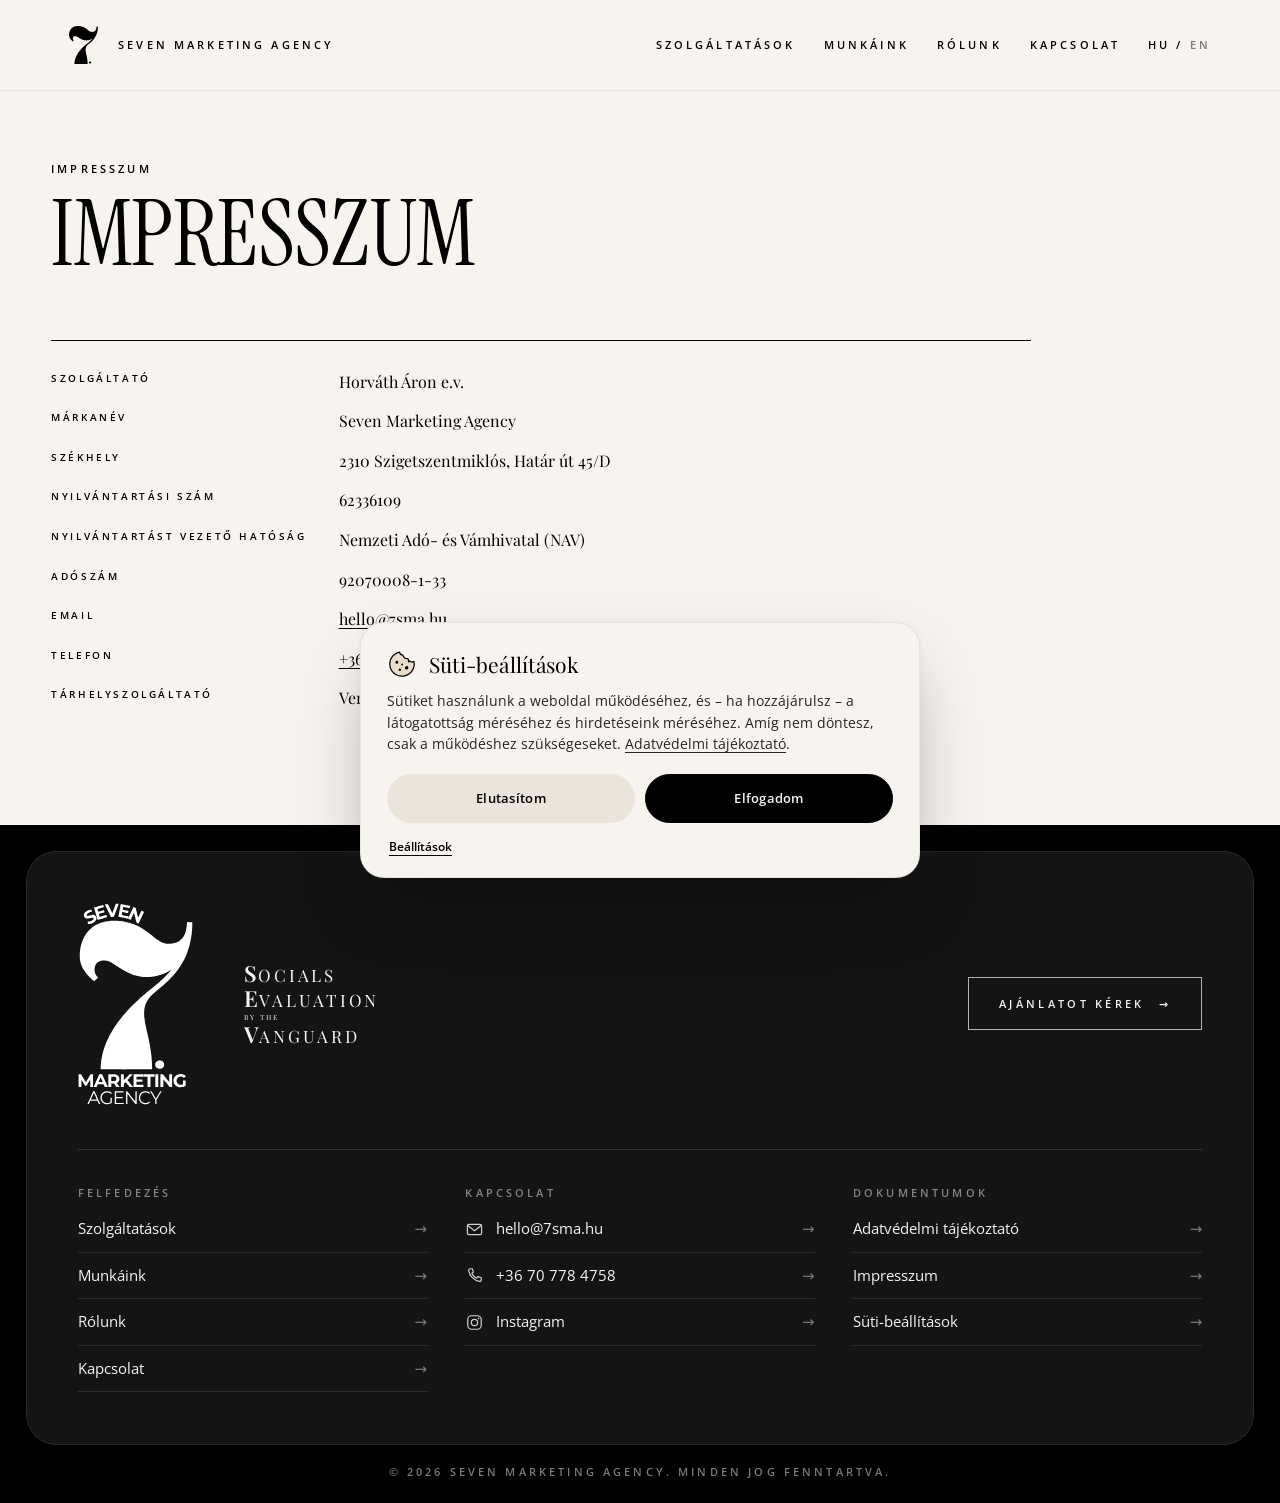
<file: impresszum/index.html>
<!doctype html>
<html lang="hu">
<head>
<meta charset="utf-8">
<meta name="viewport" content="width=device-width, initial-scale=1">
<title>Seven Marketing Agency · Impresszum</title>
<meta name="description" content="A mai világban minden arról szól, hogyan használjuk ki a másikat. A mi projektünk azonban arról szól, hogyan tudunk hatékonyan együtt dolgozni.">
<meta name="robots" content="noindex">
<link rel="icon" href="../logo/seven-monogram.svg">
<!-- Sample only: Google Fonts CDN. Production self-hosts the fonts. -->
<link rel="preconnect" href="https://fonts.googleapis.com">
<link rel="preconnect" href="https://fonts.gstatic.com" crossorigin>
<link href="https://fonts.googleapis.com/css2?family=Instrument+Serif:ital@0;1&family=Open+Sans:wght@400;600&family=Playfair+Display:ital,wght@0,400;0,600;1,400&display=swap" rel="stylesheet">
<link rel="stylesheet" href="../assets/site.css?v=11c">
<link rel="alternate" hreflang="hu" href="../index.html"><link rel="alternate" hreflang="en" href="../en/index.html">
</head>
<body>
<div class="sample-badge" id="badge">Design sample v11</div>

<header class="frame solid" id="frame">
  <a class="brand" href="../index.html" aria-label="Seven Marketing Agency – kezdőlap"><img src="../logo/seven-monogram.svg" alt=""><span class="label">Seven Marketing Agency</span></a>
  <nav class="label" aria-label="Menü">
    <a class="links" href="../index.html#szolg">Szolgáltatások</a>
    <a class="links" href="../index.html#munkaink">Munkáink</a>
    <a class="links" href="../index.html#rolunk">Rólunk</a>
    <a class="links" href="../kapcsolat/index.html">Kapcsolat</a>
    <span class="lang"><b>HU</b><span>/</span><a href="../en/imprint/index.html" hreflang="en" lang="en">EN</a></span>
    <button class="menu" id="menuBtn" type="button" aria-expanded="false" aria-controls="mnav">Menü<i aria-hidden="true"></i></button>
  </nav>
</header>
<div class="mnav" id="mnav" role="dialog" aria-modal="true" aria-label="Menü">
  <div class="mtop">
    <a class="brand" href="../index.html" aria-label="Seven Marketing Agency – kezdőlap"><img src="../logo/seven-monogram.svg" alt=""></a>
    <button class="close label" id="menuClose" type="button">Bezárás <i aria-hidden="true"></i></button>
  </div>
  <p class="label mhead">Oldalak</p>
  <nav class="mlist"><a href="../index.html#szolg" style="--k:0"><span class="n">01</span><span class="t">Szolgáltatások</span><span class="ar" aria-hidden="true">→</span></a><a href="../index.html#munkaink" style="--k:1"><span class="n">02</span><span class="t">Munkáink</span><span class="ar" aria-hidden="true">→</span></a><a href="../index.html#rolunk" style="--k:2"><span class="n">03</span><span class="t">Rólunk</span><span class="ar" aria-hidden="true">→</span></a><a href="../kapcsolat/index.html" style="--k:3"><span class="n">04</span><span class="t">Kapcsolat</span><span class="ar" aria-hidden="true">→</span></a></nav>
  <div class="mfoot">
    <p class="acro acro-sm acro-line" aria-label="Socials Evaluation by the Vanguard"><span><b>S</b>ocials</span><span><b>E</b>valuation</span><span class="by">by the</span><span><b>V</b>anguard</span></p>
    <div class="mcols label">
      <div><span>Elérhetőség</span><a href="mailto:hello@7sma.hu">hello@7sma.hu</a><a href="tel:+36707784758">+36 70 778 4758</a></div>
      <div><span>Követés</span><a href="https://www.instagram.com/sevmarketingagency/" target="_blank" rel="noopener">Instagram</a></div>
      <div><span>Nyelv</span><span class="lang"><b>HU</b><span>/</span><a href="../en/imprint/index.html" hreflang="en" lang="en">EN</a></span></div>
    </div>
  </div>
</div>

<main class="page">
  <div class="page-head"><p class="label">Impresszum</p><h1 class="display" data-split>Impresszum</h1></div>
  <div class="legal-doc rv"><dl class="kv"><dt>Szolgáltató</dt><dd>Horváth Áron e.v.</dd><dt>Márkanév</dt><dd>Seven Marketing Agency</dd><dt>Székhely</dt><dd>2310 Szigetszentmiklós, Határ út 45/D</dd><dt>Nyilvántartási szám</dt><dd>62336109</dd><dt>Nyilvántartást vezető hatóság</dt><dd>Nemzeti Adó- és Vámhivatal (NAV)</dd><dt>Adószám</dt><dd>92070008-1-33</dd><dt>Email</dt><dd><a href="mailto:hello@7sma.hu">hello@7sma.hu</a></dd><dt>Telefon</dt><dd><a href="tel:+36707784758">+36 70 778 4758</a></dd><dt>Tárhelyszolgáltató</dt><dd>Vercel Inc., 440 N Barranca Ave #4133, Covina, CA 91723, USA · <a href="https://vercel.com" target="_blank" rel="noopener">vercel.com</a></dd></dl></div>
</main>

<footer id="footer">
  <div class="fcard">
    <div class="ftop">
      <a class="flogo" href="../index.html"><img src="../logo/seven-logo-lockup.svg" alt="Seven Marketing Agency"></a>
      <p class="acro acro-sm" aria-label="Socials Evaluation by the Vanguard"><span><b>S</b>ocials</span><span><b>E</b>valuation</span><span class="by">by the</span><span><b>V</b>anguard</span></p>
      <a class="btn btn-light" href="../kapcsolat/index.html#ajanlat">Ajánlatot kérek <span>→</span></a>
    </div>
    <div class="fcols">
      <div><h3 class="label">Felfedezés</h3><a href="../index.html#szolg">Szolgáltatások</a><a href="../index.html#munkaink">Munkáink</a><a href="../index.html#rolunk">Rólunk</a><a href="../kapcsolat/index.html">Kapcsolat</a></div>
      <div><h3 class="label">Kapcsolat</h3><a class="icl" href="mailto:hello@7sma.hu"><svg class="ic" viewBox="0 0 24 24" fill="none" stroke="currentColor" stroke-width="1.5" stroke-linejoin="round"><rect x="3" y="5.5" width="18" height="13" rx="2"/><path d="M3.5 7l8.5 6.5L20.5 7"/></svg><span>hello@7sma.hu</span></a><a class="icl" href="tel:+36707784758"><svg class="ic" viewBox="0 0 24 24" fill="none" stroke="currentColor" stroke-width="1.5" stroke-linejoin="round"><path d="M6.6 3.5h2.6l1.4 4.3-2 1.4a12 12 0 006.2 6.2l1.4-2 4.3 1.4v2.6a2 2 0 01-2.2 2A16.5 16.5 0 014.6 5.7a2 2 0 012-2.2z"/></svg><span>+36 70 778 4758</span></a><a class="icl" href="https://www.instagram.com/sevmarketingagency/" target="_blank" rel="noopener"><svg class="ic" viewBox="0 0 24 24" fill="none" stroke="currentColor" stroke-width="1.5"><rect x="3.5" y="3.5" width="17" height="17" rx="5"/><circle cx="12" cy="12" r="4"/><circle cx="17.2" cy="6.8" r="1" fill="currentColor" stroke="none"/></svg><span>Instagram</span></a></div>
      <div><h3 class="label">Dokumentumok</h3><a href="../adatvedelem/index.html">Adatvédelmi tájékoztató</a><a href="../impresszum/index.html">Impresszum</a><button type="button" id="cookieOpen">Süti-beállítások</button></div>
    </div>
  </div>
  <p class="fbottom label">© 2026 Seven Marketing Agency. Minden jog fenntartva.</p>
</footer>

<div class="cookie" id="cookie" role="dialog" aria-modal="false" aria-labelledby="ckTitle">
  <div class="ck-head">
    <svg class="ck-icon" viewBox="0 0 32 32" aria-hidden="true"><path d="M16 3a13 13 0 1013 13 4.5 4.5 0 01-5.6-4.4A4.5 4.5 0 0118.9 7 4.3 4.3 0 0116 3z" fill="#e9dccb" stroke="currentColor" stroke-width="1.3" stroke-linejoin="round"/><circle cx="11" cy="13" r="1.6"/><circle cx="20" cy="21" r="1.8"/><circle cx="12.5" cy="21.5" r="1.3"/><circle cx="16" cy="16.5" r="1"/><circle cx="23.5" cy="15" r="1"/></svg>
    <h2 id="ckTitle">Süti-beállítások</h2>
  </div>
  <p>Sütiket használunk a weboldal működéséhez, és – ha hozzájárulsz – a látogatottság méréséhez és hirdetéseink méréséhez. Amíg nem döntesz, csak a működéshez szükségeseket. <a href="../adatvedelem/index.html">Adatvédelmi tájékoztató</a>.</p>
  <div class="prefs" id="ckPrefs"><div>
    <label><span>Szükséges</span><input type="checkbox" checked disabled><i></i></label>
    <label><span>Statisztika (Google Analytics)</span><input type="checkbox" id="ckStat"><i></i></label>
    <label><span>Marketing (Meta Pixel)</span><input type="checkbox" id="ckMkt"><i></i></label>
  </div></div>
  <div class="row">
    <button type="button" class="ghost" data-c="reject">Elutasítom</button>
    <button type="button" data-c="accept">Elfogadom</button>
  </div>
  <div class="ck-foot">
    <button type="button" class="more" id="cookieMore" aria-expanded="false" aria-controls="ckPrefs">Beállítások</button>
    <button type="button" class="more save" data-c="save">Kiválasztottak mentése</button>
  </div>
</div>

<script src="../assets/site.js?v=11c"></script>
</body>
</html>
</file>
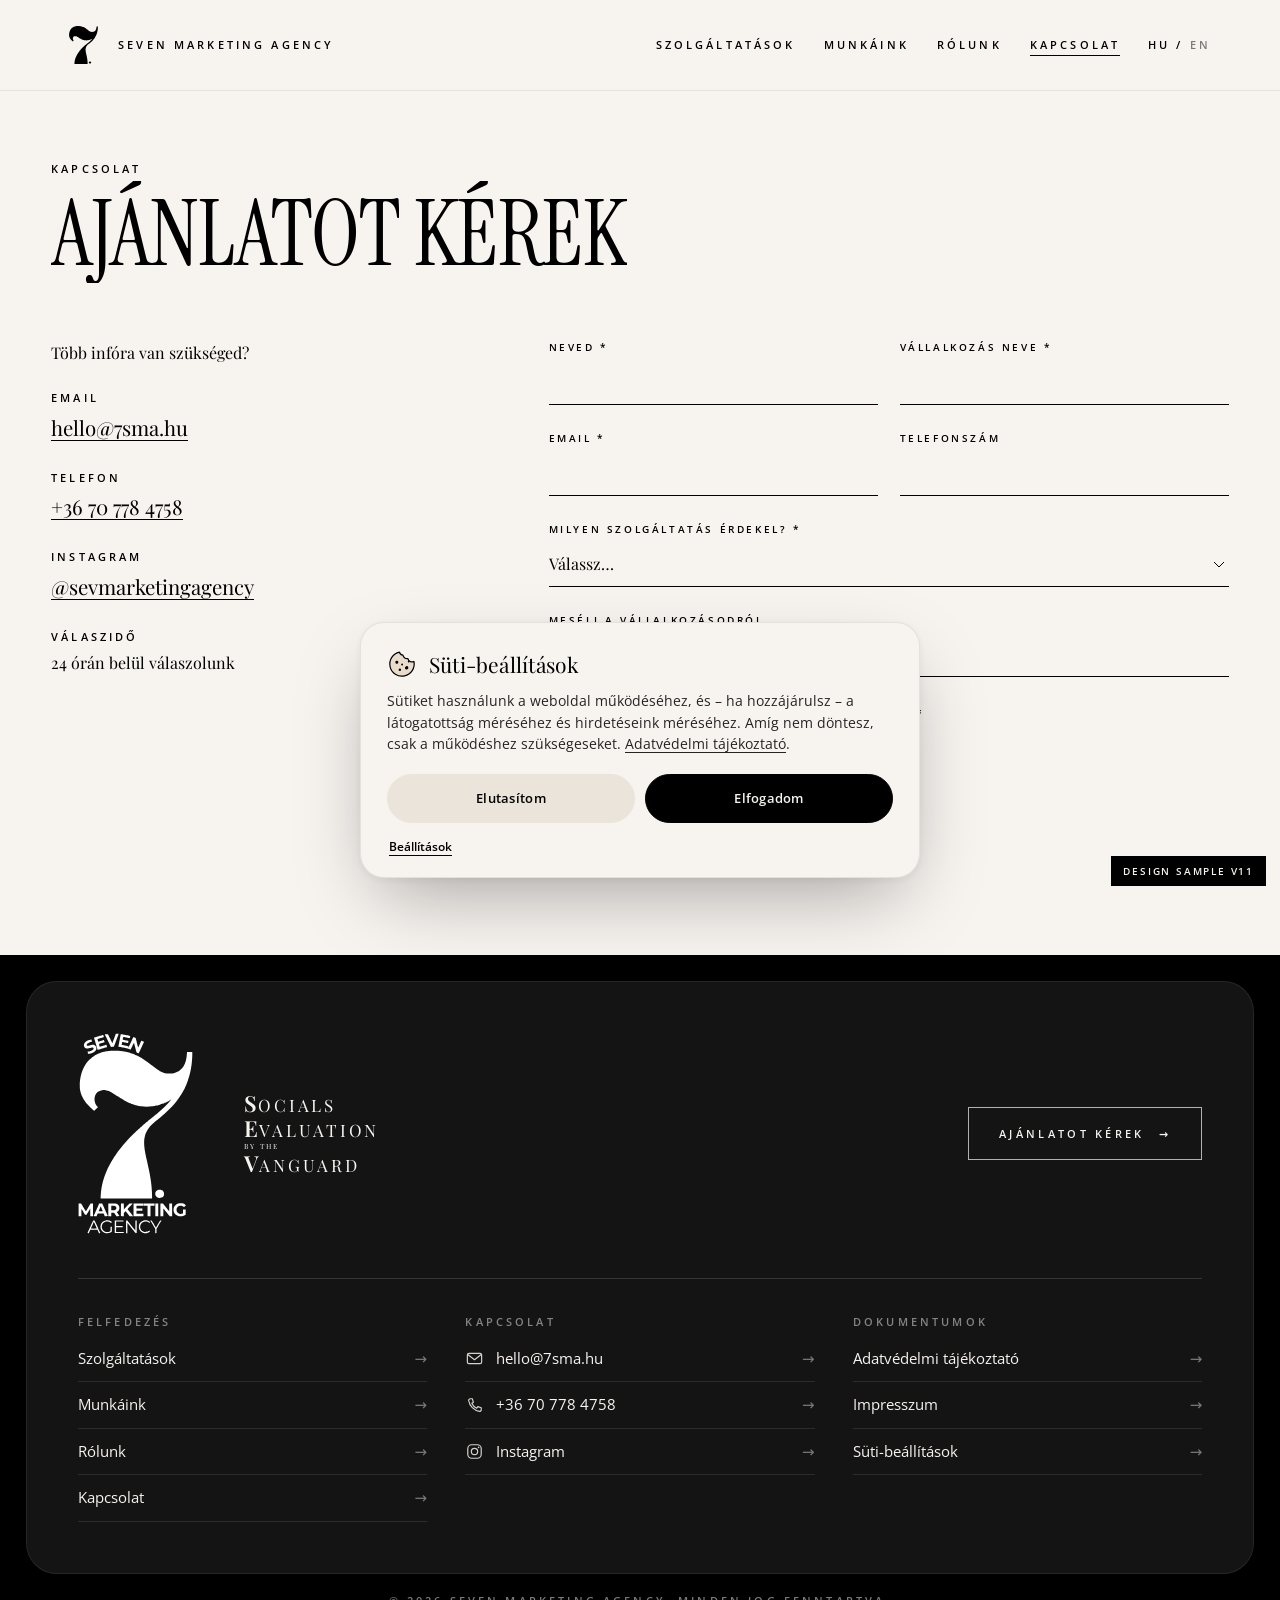
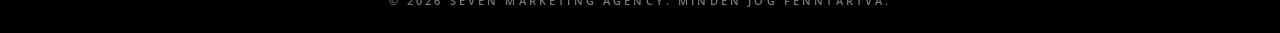
<file: kapcsolat/index.html>
<!doctype html>
<html lang="hu">
<head>
<meta charset="utf-8">
<meta name="viewport" content="width=device-width, initial-scale=1">
<title>Seven Marketing Agency · Kapcsolat</title>
<meta name="description" content="A mai világban minden arról szól, hogyan használjuk ki a másikat. A mi projektünk azonban arról szól, hogyan tudunk hatékonyan együtt dolgozni.">
<meta name="robots" content="noindex">
<link rel="icon" href="../logo/seven-monogram.svg">
<!-- Sample only: Google Fonts CDN. Production self-hosts the fonts. -->
<link rel="preconnect" href="https://fonts.googleapis.com">
<link rel="preconnect" href="https://fonts.gstatic.com" crossorigin>
<link href="https://fonts.googleapis.com/css2?family=Instrument+Serif:ital@0;1&family=Open+Sans:wght@400;600&family=Playfair+Display:ital,wght@0,400;0,600;1,400&display=swap" rel="stylesheet">
<link rel="stylesheet" href="../assets/site.css?v=11c">
<link rel="alternate" hreflang="hu" href="../index.html"><link rel="alternate" hreflang="en" href="../en/index.html">
</head>
<body>
<div class="sample-badge" id="badge">Design sample v11</div>

<header class="frame solid" id="frame">
  <a class="brand" href="../index.html" aria-label="Seven Marketing Agency – kezdőlap"><img src="../logo/seven-monogram.svg" alt=""><span class="label">Seven Marketing Agency</span></a>
  <nav class="label" aria-label="Menü">
    <a class="links" href="../index.html#szolg">Szolgáltatások</a>
    <a class="links" href="../index.html#munkaink">Munkáink</a>
    <a class="links" href="../index.html#rolunk">Rólunk</a>
    <a class="links cur" href="../kapcsolat/index.html">Kapcsolat</a>
    <span class="lang"><b>HU</b><span>/</span><a href="../en/contact/index.html" hreflang="en" lang="en">EN</a></span>
    <button class="menu" id="menuBtn" type="button" aria-expanded="false" aria-controls="mnav">Menü<i aria-hidden="true"></i></button>
  </nav>
</header>
<div class="mnav" id="mnav" role="dialog" aria-modal="true" aria-label="Menü">
  <div class="mtop">
    <a class="brand" href="../index.html" aria-label="Seven Marketing Agency – kezdőlap"><img src="../logo/seven-monogram.svg" alt=""></a>
    <button class="close label" id="menuClose" type="button">Bezárás <i aria-hidden="true"></i></button>
  </div>
  <p class="label mhead">Oldalak</p>
  <nav class="mlist"><a href="../index.html#szolg" style="--k:0"><span class="n">01</span><span class="t">Szolgáltatások</span><span class="ar" aria-hidden="true">→</span></a><a href="../index.html#munkaink" style="--k:1"><span class="n">02</span><span class="t">Munkáink</span><span class="ar" aria-hidden="true">→</span></a><a href="../index.html#rolunk" style="--k:2"><span class="n">03</span><span class="t">Rólunk</span><span class="ar" aria-hidden="true">→</span></a><a href="../kapcsolat/index.html" style="--k:3"><span class="n">04</span><span class="t">Kapcsolat</span><span class="ar" aria-hidden="true">→</span></a></nav>
  <div class="mfoot">
    <p class="acro acro-sm acro-line" aria-label="Socials Evaluation by the Vanguard"><span><b>S</b>ocials</span><span><b>E</b>valuation</span><span class="by">by the</span><span><b>V</b>anguard</span></p>
    <div class="mcols label">
      <div><span>Elérhetőség</span><a href="mailto:hello@7sma.hu">hello@7sma.hu</a><a href="tel:+36707784758">+36 70 778 4758</a></div>
      <div><span>Követés</span><a href="https://www.instagram.com/sevmarketingagency/" target="_blank" rel="noopener">Instagram</a></div>
      <div><span>Nyelv</span><span class="lang"><b>HU</b><span>/</span><a href="../en/contact/index.html" hreflang="en" lang="en">EN</a></span></div>
    </div>
  </div>
</div>

<main class="page">
  <div class="page-head">
    <p class="label rv">Kapcsolat</p>
    <h1 class="display" data-split>Ajánlatot kérek</h1>
  </div>
  <div class="contact">
    <div class="info rv">
      <p>Több infóra van szükséged?</p>
      <p><span class="label">Email</span><a href="mailto:hello@7sma.hu">hello@7sma.hu</a></p>
      <p><span class="label">Telefon</span><a href="tel:+36707784758">+36 70 778 4758</a></p>
      <p><span class="label">Instagram</span><a href="https://www.instagram.com/sevmarketingagency/" target="_blank" rel="noopener">@sevmarketingagency</a></p>
      <p><span class="label">Válaszidő</span>24 órán belül válaszolunk</p>
    </div>
    <form id="ajanlat" class="rv" action="https://formspree.io/f/xjgazler" method="POST" novalidate data-thanks="Köszönjük megkeresésedet, árajánlatod úton van!">
      <input type="hidden" name="_subject" value="Új ajánlatkérés – 7sma.hu">
      <input type="text" name="_gotcha" class="hp" tabindex="-1" autocomplete="off" aria-hidden="true">
      <div class="field"><label for="f-name">Neved *</label><input id="f-name" name="nev" required autocomplete="name"></div>
      <div class="field"><label for="f-co">Vállalkozás neve *</label><input id="f-co" name="vallalkozas" required autocomplete="organization"></div>
      <div class="field"><label for="f-email">Email *</label><input id="f-email" name="email" type="email" required autocomplete="email"></div>
      <div class="field"><label for="f-phone">Telefonszám</label><input id="f-phone" name="telefon" type="tel" autocomplete="tel"></div>
      <div class="field full"><label for="f-svc">Milyen szolgáltatás érdekel? *</label><select id="f-svc" name="szolgaltatas" required><option value="">Válassz…</option><option>Helyszíni forgatás</option><option>Oldalkezelés</option><option>Személyre szabott stratégia</option><option>Analitika</option><option>Videó brainstorming</option><option>Szöveg- és forgatókönyvírás</option><option>Shot list összeállítása</option><option>Poszt-naptár</option><option>Post-produkció & vágás</option><option>Komplex csomag</option></select></div>
      <div class="field full"><label for="f-msg">Mesélj a vállalkozásodról</label><textarea id="f-msg" name="uzenet" rows="1" data-autogrow></textarea></div>
      <label class="consent full"><input type="checkbox" name="adatvedelem" value="elfogadva" required><span>Elolvastam és elfogadom az <a href="../adatvedelem/index.html">Adatvédelmi tájékoztatót</a>. *</span></label>
      <button class="btn full" type="submit">Ajánlatot kérek <span>→</span></button>
      <p class="form-msg" aria-live="polite"></p>
    </form>
  </div>
</main>

<footer id="footer">
  <div class="fcard">
    <div class="ftop">
      <a class="flogo" href="../index.html"><img src="../logo/seven-logo-lockup.svg" alt="Seven Marketing Agency"></a>
      <p class="acro acro-sm" aria-label="Socials Evaluation by the Vanguard"><span><b>S</b>ocials</span><span><b>E</b>valuation</span><span class="by">by the</span><span><b>V</b>anguard</span></p>
      <a class="btn btn-light" href="../kapcsolat/index.html#ajanlat">Ajánlatot kérek <span>→</span></a>
    </div>
    <div class="fcols">
      <div><h3 class="label">Felfedezés</h3><a href="../index.html#szolg">Szolgáltatások</a><a href="../index.html#munkaink">Munkáink</a><a href="../index.html#rolunk">Rólunk</a><a href="../kapcsolat/index.html">Kapcsolat</a></div>
      <div><h3 class="label">Kapcsolat</h3><a class="icl" href="mailto:hello@7sma.hu"><svg class="ic" viewBox="0 0 24 24" fill="none" stroke="currentColor" stroke-width="1.5" stroke-linejoin="round"><rect x="3" y="5.5" width="18" height="13" rx="2"/><path d="M3.5 7l8.5 6.5L20.5 7"/></svg><span>hello@7sma.hu</span></a><a class="icl" href="tel:+36707784758"><svg class="ic" viewBox="0 0 24 24" fill="none" stroke="currentColor" stroke-width="1.5" stroke-linejoin="round"><path d="M6.6 3.5h2.6l1.4 4.3-2 1.4a12 12 0 006.2 6.2l1.4-2 4.3 1.4v2.6a2 2 0 01-2.2 2A16.5 16.5 0 014.6 5.7a2 2 0 012-2.2z"/></svg><span>+36 70 778 4758</span></a><a class="icl" href="https://www.instagram.com/sevmarketingagency/" target="_blank" rel="noopener"><svg class="ic" viewBox="0 0 24 24" fill="none" stroke="currentColor" stroke-width="1.5"><rect x="3.5" y="3.5" width="17" height="17" rx="5"/><circle cx="12" cy="12" r="4"/><circle cx="17.2" cy="6.8" r="1" fill="currentColor" stroke="none"/></svg><span>Instagram</span></a></div>
      <div><h3 class="label">Dokumentumok</h3><a href="../adatvedelem/index.html">Adatvédelmi tájékoztató</a><a href="../impresszum/index.html">Impresszum</a><button type="button" id="cookieOpen">Süti-beállítások</button></div>
    </div>
  </div>
  <p class="fbottom label">© 2026 Seven Marketing Agency. Minden jog fenntartva.</p>
</footer>

<div class="cookie" id="cookie" role="dialog" aria-modal="false" aria-labelledby="ckTitle">
  <div class="ck-head">
    <svg class="ck-icon" viewBox="0 0 32 32" aria-hidden="true"><path d="M16 3a13 13 0 1013 13 4.5 4.5 0 01-5.6-4.4A4.5 4.5 0 0118.9 7 4.3 4.3 0 0116 3z" fill="#e9dccb" stroke="currentColor" stroke-width="1.3" stroke-linejoin="round"/><circle cx="11" cy="13" r="1.6"/><circle cx="20" cy="21" r="1.8"/><circle cx="12.5" cy="21.5" r="1.3"/><circle cx="16" cy="16.5" r="1"/><circle cx="23.5" cy="15" r="1"/></svg>
    <h2 id="ckTitle">Süti-beállítások</h2>
  </div>
  <p>Sütiket használunk a weboldal működéséhez, és – ha hozzájárulsz – a látogatottság méréséhez és hirdetéseink méréséhez. Amíg nem döntesz, csak a működéshez szükségeseket. <a href="../adatvedelem/index.html">Adatvédelmi tájékoztató</a>.</p>
  <div class="prefs" id="ckPrefs"><div>
    <label><span>Szükséges</span><input type="checkbox" checked disabled><i></i></label>
    <label><span>Statisztika (Google Analytics)</span><input type="checkbox" id="ckStat"><i></i></label>
    <label><span>Marketing (Meta Pixel)</span><input type="checkbox" id="ckMkt"><i></i></label>
  </div></div>
  <div class="row">
    <button type="button" class="ghost" data-c="reject">Elutasítom</button>
    <button type="button" data-c="accept">Elfogadom</button>
  </div>
  <div class="ck-foot">
    <button type="button" class="more" id="cookieMore" aria-expanded="false" aria-controls="ckPrefs">Beállítások</button>
    <button type="button" class="more save" data-c="save">Kiválasztottak mentése</button>
  </div>
</div>

<script src="../assets/site.js?v=11c"></script>
</body>
</html>
</file>
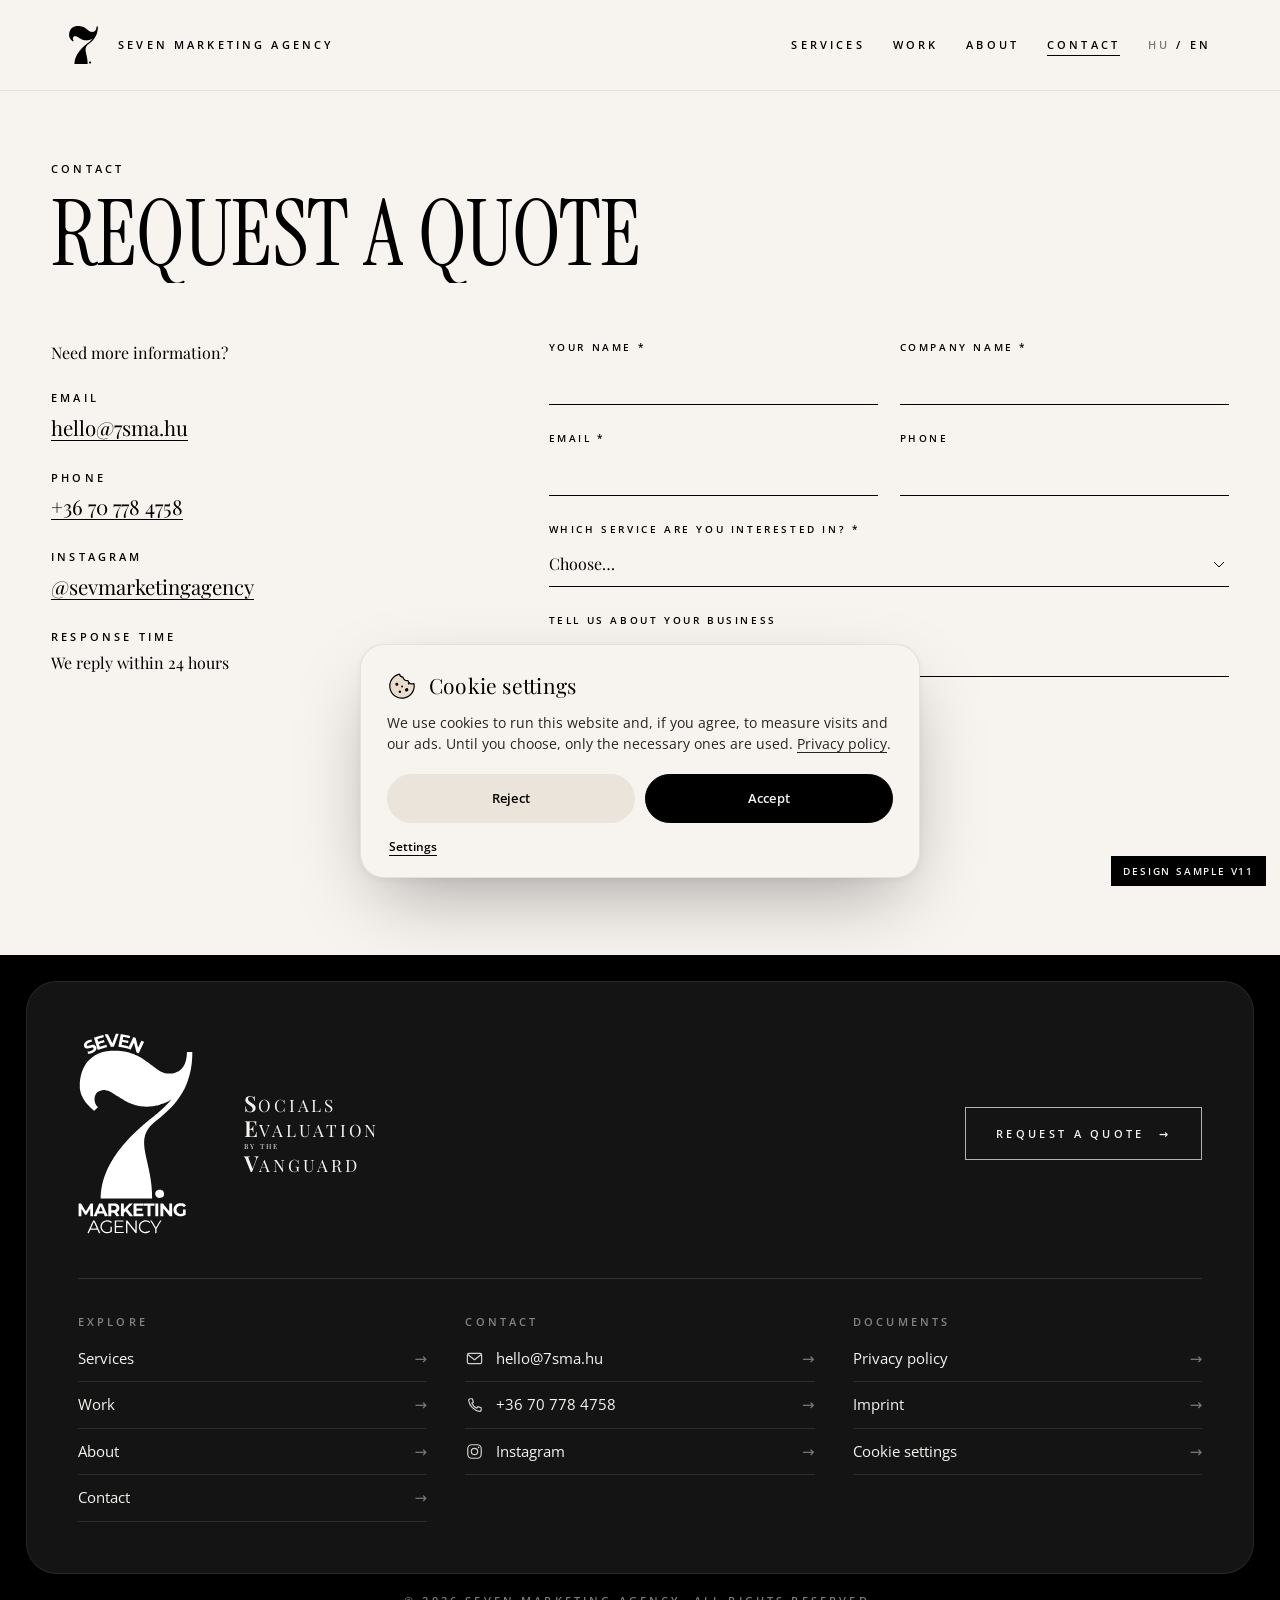
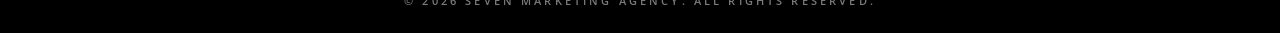
<file: en/contact/index.html>
<!doctype html>
<html lang="en">
<head>
<meta charset="utf-8">
<meta name="viewport" content="width=device-width, initial-scale=1">
<title>Seven Marketing Agency · Contact</title>
<meta name="description" content="In today's world, everything is about how we can take advantage of each other. Our project, however, is about how we can work together effectively.">
<meta name="robots" content="noindex">
<link rel="icon" href="../../logo/seven-monogram.svg">
<!-- Sample only: Google Fonts CDN. Production self-hosts the fonts. -->
<link rel="preconnect" href="https://fonts.googleapis.com">
<link rel="preconnect" href="https://fonts.gstatic.com" crossorigin>
<link href="https://fonts.googleapis.com/css2?family=Instrument+Serif:ital@0;1&family=Open+Sans:wght@400;600&family=Playfair+Display:ital,wght@0,400;0,600;1,400&display=swap" rel="stylesheet">
<link rel="stylesheet" href="../../assets/site.css?v=11c">
<link rel="alternate" hreflang="hu" href="../../index.html"><link rel="alternate" hreflang="en" href="../../en/index.html">
</head>
<body>
<div class="sample-badge" id="badge">Design sample v11</div>

<header class="frame solid" id="frame">
  <a class="brand" href="../../en/index.html" aria-label="Seven Marketing Agency – home"><img src="../../logo/seven-monogram.svg" alt=""><span class="label">Seven Marketing Agency</span></a>
  <nav class="label" aria-label="Menu">
    <a class="links" href="../../en/index.html#szolg">Services</a>
    <a class="links" href="../../en/index.html#munkaink">Work</a>
    <a class="links" href="../../en/index.html#rolunk">About</a>
    <a class="links cur" href="../../en/contact/index.html">Contact</a>
    <span class="lang"><a href="../../kapcsolat/index.html" hreflang="hu" lang="hu">HU</a><span>/</span><b>EN</b></span>
    <button class="menu" id="menuBtn" type="button" aria-expanded="false" aria-controls="mnav">Menu<i aria-hidden="true"></i></button>
  </nav>
</header>
<div class="mnav" id="mnav" role="dialog" aria-modal="true" aria-label="Menu">
  <div class="mtop">
    <a class="brand" href="../../en/index.html" aria-label="Seven Marketing Agency – home"><img src="../../logo/seven-monogram.svg" alt=""></a>
    <button class="close label" id="menuClose" type="button">Close <i aria-hidden="true"></i></button>
  </div>
  <p class="label mhead">Pages</p>
  <nav class="mlist"><a href="../../en/index.html#szolg" style="--k:0"><span class="n">01</span><span class="t">Services</span><span class="ar" aria-hidden="true">→</span></a><a href="../../en/index.html#munkaink" style="--k:1"><span class="n">02</span><span class="t">Work</span><span class="ar" aria-hidden="true">→</span></a><a href="../../en/index.html#rolunk" style="--k:2"><span class="n">03</span><span class="t">About</span><span class="ar" aria-hidden="true">→</span></a><a href="../../en/contact/index.html" style="--k:3"><span class="n">04</span><span class="t">Contact</span><span class="ar" aria-hidden="true">→</span></a></nav>
  <div class="mfoot">
    <p class="acro acro-sm acro-line" aria-label="Socials Evaluation by the Vanguard"><span><b>S</b>ocials</span><span><b>E</b>valuation</span><span class="by">by the</span><span><b>V</b>anguard</span></p>
    <div class="mcols label">
      <div><span>Contact</span><a href="mailto:hello@7sma.hu">hello@7sma.hu</a><a href="tel:+36707784758">+36 70 778 4758</a></div>
      <div><span>Follow</span><a href="https://www.instagram.com/sevmarketingagency/" target="_blank" rel="noopener">Instagram</a></div>
      <div><span>Language</span><span class="lang"><a href="../../kapcsolat/index.html" hreflang="hu" lang="hu">HU</a><span>/</span><b>EN</b></span></div>
    </div>
  </div>
</div>

<main class="page">
  <div class="page-head">
    <p class="label rv">Contact</p>
    <h1 class="display" data-split>Request a quote</h1>
  </div>
  <div class="contact">
    <div class="info rv">
      <p>Need more information?</p>
      <p><span class="label">Email</span><a href="mailto:hello@7sma.hu">hello@7sma.hu</a></p>
      <p><span class="label">Phone</span><a href="tel:+36707784758">+36 70 778 4758</a></p>
      <p><span class="label">Instagram</span><a href="https://www.instagram.com/sevmarketingagency/" target="_blank" rel="noopener">@sevmarketingagency</a></p>
      <p><span class="label">Response time</span>We reply within 24 hours</p>
    </div>
    <form id="ajanlat" class="rv" action="https://formspree.io/f/xjgazler" method="POST" novalidate data-thanks="Thank you for getting in touch, your quote is on its way!">
      <input type="hidden" name="_subject" value="New quote request – 7sma.hu (EN)">
      <input type="text" name="_gotcha" class="hp" tabindex="-1" autocomplete="off" aria-hidden="true">
      <div class="field"><label for="f-name">Your name *</label><input id="f-name" name="nev" required autocomplete="name"></div>
      <div class="field"><label for="f-co">Company name *</label><input id="f-co" name="vallalkozas" required autocomplete="organization"></div>
      <div class="field"><label for="f-email">Email *</label><input id="f-email" name="email" type="email" required autocomplete="email"></div>
      <div class="field"><label for="f-phone">Phone</label><input id="f-phone" name="telefon" type="tel" autocomplete="tel"></div>
      <div class="field full"><label for="f-svc">Which service are you interested in? *</label><select id="f-svc" name="szolgaltatas" required><option value="">Choose…</option><option>On-site shooting</option><option>Page management</option><option>Custom strategy</option><option>Analytics</option><option>Video brainstorming</option><option>Copy & script writing</option><option>Shot list</option><option>Content calendar</option><option>Post-production & editing</option><option>Complete package</option></select></div>
      <div class="field full"><label for="f-msg">Tell us about your business</label><textarea id="f-msg" name="uzenet" rows="1" data-autogrow></textarea></div>
      <label class="consent full"><input type="checkbox" name="adatvedelem" value="elfogadva" required><span>I have read and accept the <a href="../../en/privacy/index.html">Privacy policy</a>. *</span></label>
      <button class="btn full" type="submit">Request a quote <span>→</span></button>
      <p class="form-msg" aria-live="polite"></p>
    </form>
  </div>
</main>

<footer id="footer">
  <div class="fcard">
    <div class="ftop">
      <a class="flogo" href="../../en/index.html"><img src="../../logo/seven-logo-lockup.svg" alt="Seven Marketing Agency"></a>
      <p class="acro acro-sm" aria-label="Socials Evaluation by the Vanguard"><span><b>S</b>ocials</span><span><b>E</b>valuation</span><span class="by">by the</span><span><b>V</b>anguard</span></p>
      <a class="btn btn-light" href="../../en/contact/index.html#ajanlat">Request a quote <span>→</span></a>
    </div>
    <div class="fcols">
      <div><h3 class="label">Explore</h3><a href="../../en/index.html#szolg">Services</a><a href="../../en/index.html#munkaink">Work</a><a href="../../en/index.html#rolunk">About</a><a href="../../en/contact/index.html">Contact</a></div>
      <div><h3 class="label">Contact</h3><a class="icl" href="mailto:hello@7sma.hu"><svg class="ic" viewBox="0 0 24 24" fill="none" stroke="currentColor" stroke-width="1.5" stroke-linejoin="round"><rect x="3" y="5.5" width="18" height="13" rx="2"/><path d="M3.5 7l8.5 6.5L20.5 7"/></svg><span>hello@7sma.hu</span></a><a class="icl" href="tel:+36707784758"><svg class="ic" viewBox="0 0 24 24" fill="none" stroke="currentColor" stroke-width="1.5" stroke-linejoin="round"><path d="M6.6 3.5h2.6l1.4 4.3-2 1.4a12 12 0 006.2 6.2l1.4-2 4.3 1.4v2.6a2 2 0 01-2.2 2A16.5 16.5 0 014.6 5.7a2 2 0 012-2.2z"/></svg><span>+36 70 778 4758</span></a><a class="icl" href="https://www.instagram.com/sevmarketingagency/" target="_blank" rel="noopener"><svg class="ic" viewBox="0 0 24 24" fill="none" stroke="currentColor" stroke-width="1.5"><rect x="3.5" y="3.5" width="17" height="17" rx="5"/><circle cx="12" cy="12" r="4"/><circle cx="17.2" cy="6.8" r="1" fill="currentColor" stroke="none"/></svg><span>Instagram</span></a></div>
      <div><h3 class="label">Documents</h3><a href="../../en/privacy/index.html">Privacy policy</a><a href="../../en/imprint/index.html">Imprint</a><button type="button" id="cookieOpen">Cookie settings</button></div>
    </div>
  </div>
  <p class="fbottom label">© 2026 Seven Marketing Agency. All rights reserved.</p>
</footer>

<div class="cookie" id="cookie" role="dialog" aria-modal="false" aria-labelledby="ckTitle">
  <div class="ck-head">
    <svg class="ck-icon" viewBox="0 0 32 32" aria-hidden="true"><path d="M16 3a13 13 0 1013 13 4.5 4.5 0 01-5.6-4.4A4.5 4.5 0 0118.9 7 4.3 4.3 0 0116 3z" fill="#e9dccb" stroke="currentColor" stroke-width="1.3" stroke-linejoin="round"/><circle cx="11" cy="13" r="1.6"/><circle cx="20" cy="21" r="1.8"/><circle cx="12.5" cy="21.5" r="1.3"/><circle cx="16" cy="16.5" r="1"/><circle cx="23.5" cy="15" r="1"/></svg>
    <h2 id="ckTitle">Cookie settings</h2>
  </div>
  <p>We use cookies to run this website and, if you agree, to measure visits and our ads. Until you choose, only the necessary ones are used. <a href="../../en/privacy/index.html">Privacy policy</a>.</p>
  <div class="prefs" id="ckPrefs"><div>
    <label><span>Necessary</span><input type="checkbox" checked disabled><i></i></label>
    <label><span>Statistics (Google Analytics)</span><input type="checkbox" id="ckStat"><i></i></label>
    <label><span>Marketing (Meta Pixel)</span><input type="checkbox" id="ckMkt"><i></i></label>
  </div></div>
  <div class="row">
    <button type="button" class="ghost" data-c="reject">Reject</button>
    <button type="button" data-c="accept">Accept</button>
  </div>
  <div class="ck-foot">
    <button type="button" class="more" id="cookieMore" aria-expanded="false" aria-controls="ckPrefs">Settings</button>
    <button type="button" class="more save" data-c="save">Save selection</button>
  </div>
</div>

<script src="../../assets/site.js?v=11c"></script>
</body>
</html>
</file>
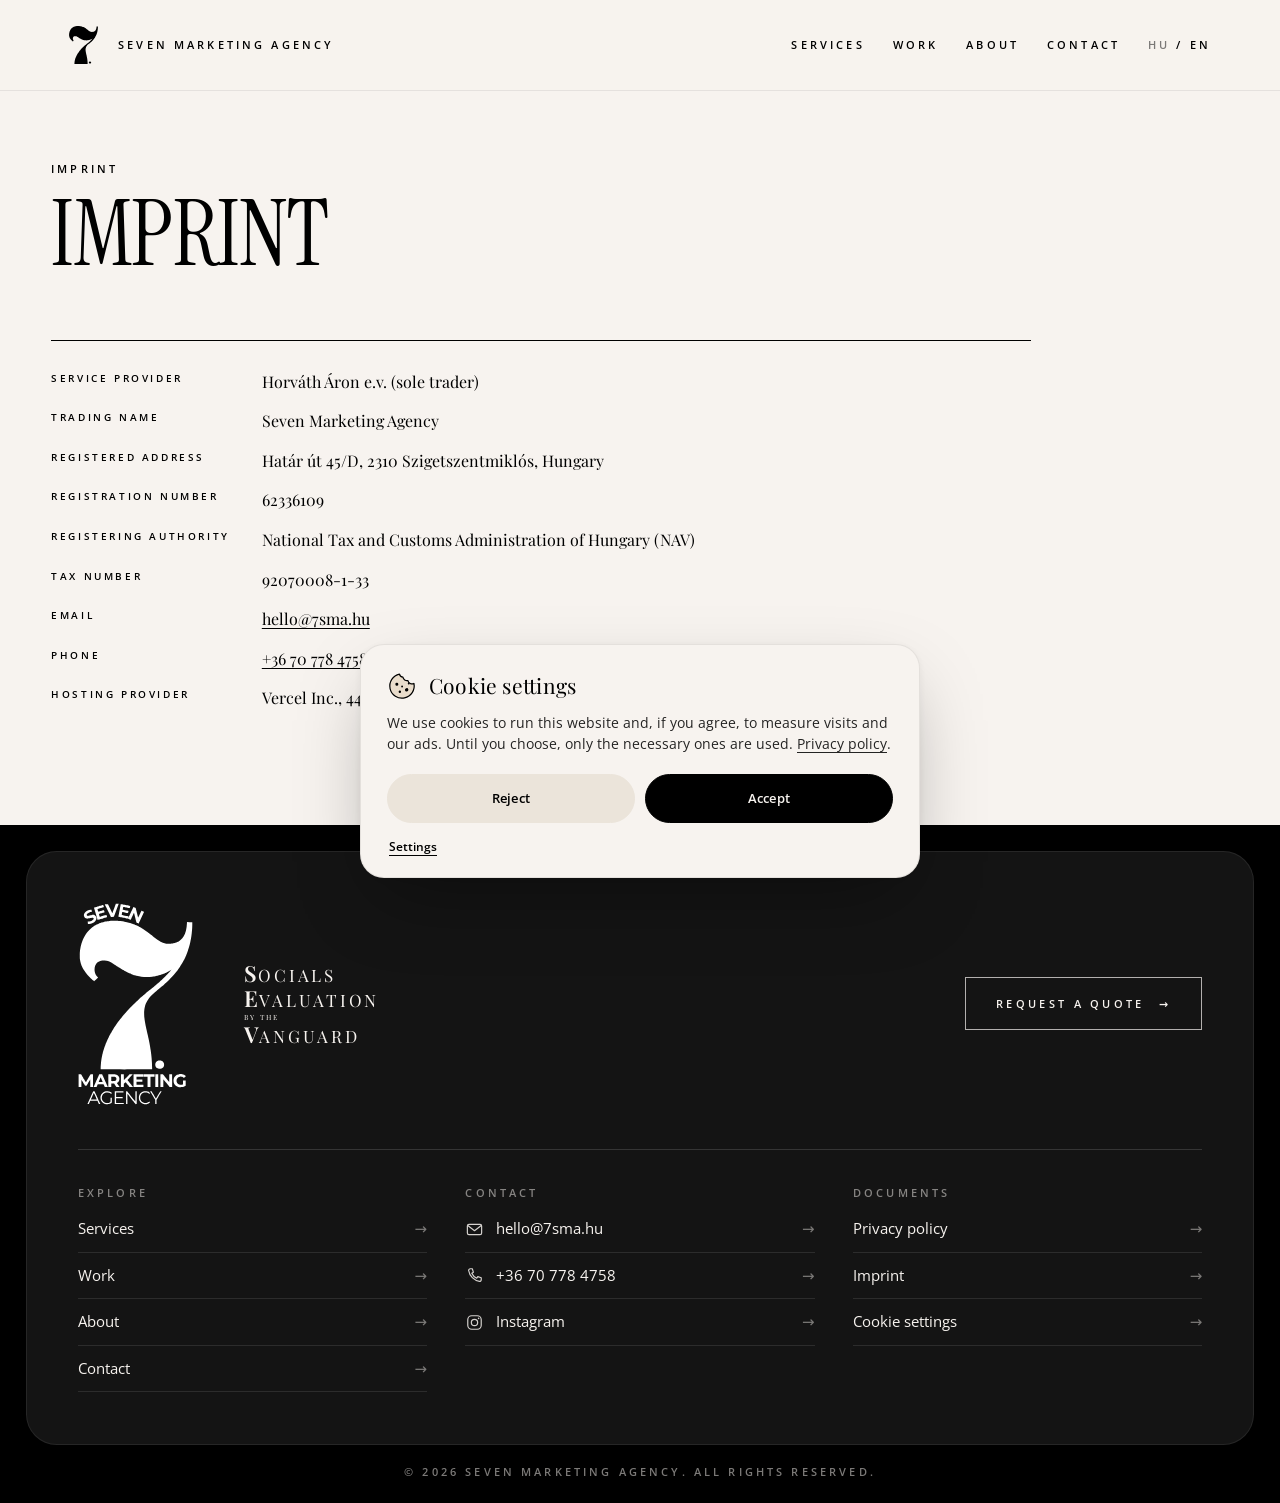
<file: en/imprint/index.html>
<!doctype html>
<html lang="en">
<head>
<meta charset="utf-8">
<meta name="viewport" content="width=device-width, initial-scale=1">
<title>Seven Marketing Agency · Imprint</title>
<meta name="description" content="In today's world, everything is about how we can take advantage of each other. Our project, however, is about how we can work together effectively.">
<meta name="robots" content="noindex">
<link rel="icon" href="../../logo/seven-monogram.svg">
<!-- Sample only: Google Fonts CDN. Production self-hosts the fonts. -->
<link rel="preconnect" href="https://fonts.googleapis.com">
<link rel="preconnect" href="https://fonts.gstatic.com" crossorigin>
<link href="https://fonts.googleapis.com/css2?family=Instrument+Serif:ital@0;1&family=Open+Sans:wght@400;600&family=Playfair+Display:ital,wght@0,400;0,600;1,400&display=swap" rel="stylesheet">
<link rel="stylesheet" href="../../assets/site.css?v=11c">
<link rel="alternate" hreflang="hu" href="../../index.html"><link rel="alternate" hreflang="en" href="../../en/index.html">
</head>
<body>
<div class="sample-badge" id="badge">Design sample v11</div>

<header class="frame solid" id="frame">
  <a class="brand" href="../../en/index.html" aria-label="Seven Marketing Agency – home"><img src="../../logo/seven-monogram.svg" alt=""><span class="label">Seven Marketing Agency</span></a>
  <nav class="label" aria-label="Menu">
    <a class="links" href="../../en/index.html#szolg">Services</a>
    <a class="links" href="../../en/index.html#munkaink">Work</a>
    <a class="links" href="../../en/index.html#rolunk">About</a>
    <a class="links" href="../../en/contact/index.html">Contact</a>
    <span class="lang"><a href="../../impresszum/index.html" hreflang="hu" lang="hu">HU</a><span>/</span><b>EN</b></span>
    <button class="menu" id="menuBtn" type="button" aria-expanded="false" aria-controls="mnav">Menu<i aria-hidden="true"></i></button>
  </nav>
</header>
<div class="mnav" id="mnav" role="dialog" aria-modal="true" aria-label="Menu">
  <div class="mtop">
    <a class="brand" href="../../en/index.html" aria-label="Seven Marketing Agency – home"><img src="../../logo/seven-monogram.svg" alt=""></a>
    <button class="close label" id="menuClose" type="button">Close <i aria-hidden="true"></i></button>
  </div>
  <p class="label mhead">Pages</p>
  <nav class="mlist"><a href="../../en/index.html#szolg" style="--k:0"><span class="n">01</span><span class="t">Services</span><span class="ar" aria-hidden="true">→</span></a><a href="../../en/index.html#munkaink" style="--k:1"><span class="n">02</span><span class="t">Work</span><span class="ar" aria-hidden="true">→</span></a><a href="../../en/index.html#rolunk" style="--k:2"><span class="n">03</span><span class="t">About</span><span class="ar" aria-hidden="true">→</span></a><a href="../../en/contact/index.html" style="--k:3"><span class="n">04</span><span class="t">Contact</span><span class="ar" aria-hidden="true">→</span></a></nav>
  <div class="mfoot">
    <p class="acro acro-sm acro-line" aria-label="Socials Evaluation by the Vanguard"><span><b>S</b>ocials</span><span><b>E</b>valuation</span><span class="by">by the</span><span><b>V</b>anguard</span></p>
    <div class="mcols label">
      <div><span>Contact</span><a href="mailto:hello@7sma.hu">hello@7sma.hu</a><a href="tel:+36707784758">+36 70 778 4758</a></div>
      <div><span>Follow</span><a href="https://www.instagram.com/sevmarketingagency/" target="_blank" rel="noopener">Instagram</a></div>
      <div><span>Language</span><span class="lang"><a href="../../impresszum/index.html" hreflang="hu" lang="hu">HU</a><span>/</span><b>EN</b></span></div>
    </div>
  </div>
</div>

<main class="page">
  <div class="page-head"><p class="label">Imprint</p><h1 class="display" data-split>Imprint</h1></div>
  <div class="legal-doc rv"><dl class="kv"><dt>Service provider</dt><dd>Horváth Áron e.v. (sole trader)</dd><dt>Trading name</dt><dd>Seven Marketing Agency</dd><dt>Registered address</dt><dd>Határ út 45/D, 2310 Szigetszentmiklós, Hungary</dd><dt>Registration number</dt><dd>62336109</dd><dt>Registering authority</dt><dd>National Tax and Customs Administration of Hungary (NAV)</dd><dt>Tax number</dt><dd>92070008-1-33</dd><dt>Email</dt><dd><a href="mailto:hello@7sma.hu">hello@7sma.hu</a></dd><dt>Phone</dt><dd><a href="tel:+36707784758">+36 70 778 4758</a></dd><dt>Hosting provider</dt><dd>Vercel Inc., 440 N Barranca Ave #4133, Covina, CA 91723, USA · <a href="https://vercel.com" target="_blank" rel="noopener">vercel.com</a></dd></dl></div>
</main>

<footer id="footer">
  <div class="fcard">
    <div class="ftop">
      <a class="flogo" href="../../en/index.html"><img src="../../logo/seven-logo-lockup.svg" alt="Seven Marketing Agency"></a>
      <p class="acro acro-sm" aria-label="Socials Evaluation by the Vanguard"><span><b>S</b>ocials</span><span><b>E</b>valuation</span><span class="by">by the</span><span><b>V</b>anguard</span></p>
      <a class="btn btn-light" href="../../en/contact/index.html#ajanlat">Request a quote <span>→</span></a>
    </div>
    <div class="fcols">
      <div><h3 class="label">Explore</h3><a href="../../en/index.html#szolg">Services</a><a href="../../en/index.html#munkaink">Work</a><a href="../../en/index.html#rolunk">About</a><a href="../../en/contact/index.html">Contact</a></div>
      <div><h3 class="label">Contact</h3><a class="icl" href="mailto:hello@7sma.hu"><svg class="ic" viewBox="0 0 24 24" fill="none" stroke="currentColor" stroke-width="1.5" stroke-linejoin="round"><rect x="3" y="5.5" width="18" height="13" rx="2"/><path d="M3.5 7l8.5 6.5L20.5 7"/></svg><span>hello@7sma.hu</span></a><a class="icl" href="tel:+36707784758"><svg class="ic" viewBox="0 0 24 24" fill="none" stroke="currentColor" stroke-width="1.5" stroke-linejoin="round"><path d="M6.6 3.5h2.6l1.4 4.3-2 1.4a12 12 0 006.2 6.2l1.4-2 4.3 1.4v2.6a2 2 0 01-2.2 2A16.5 16.5 0 014.6 5.7a2 2 0 012-2.2z"/></svg><span>+36 70 778 4758</span></a><a class="icl" href="https://www.instagram.com/sevmarketingagency/" target="_blank" rel="noopener"><svg class="ic" viewBox="0 0 24 24" fill="none" stroke="currentColor" stroke-width="1.5"><rect x="3.5" y="3.5" width="17" height="17" rx="5"/><circle cx="12" cy="12" r="4"/><circle cx="17.2" cy="6.8" r="1" fill="currentColor" stroke="none"/></svg><span>Instagram</span></a></div>
      <div><h3 class="label">Documents</h3><a href="../../en/privacy/index.html">Privacy policy</a><a href="../../en/imprint/index.html">Imprint</a><button type="button" id="cookieOpen">Cookie settings</button></div>
    </div>
  </div>
  <p class="fbottom label">© 2026 Seven Marketing Agency. All rights reserved.</p>
</footer>

<div class="cookie" id="cookie" role="dialog" aria-modal="false" aria-labelledby="ckTitle">
  <div class="ck-head">
    <svg class="ck-icon" viewBox="0 0 32 32" aria-hidden="true"><path d="M16 3a13 13 0 1013 13 4.5 4.5 0 01-5.6-4.4A4.5 4.5 0 0118.9 7 4.3 4.3 0 0116 3z" fill="#e9dccb" stroke="currentColor" stroke-width="1.3" stroke-linejoin="round"/><circle cx="11" cy="13" r="1.6"/><circle cx="20" cy="21" r="1.8"/><circle cx="12.5" cy="21.5" r="1.3"/><circle cx="16" cy="16.5" r="1"/><circle cx="23.5" cy="15" r="1"/></svg>
    <h2 id="ckTitle">Cookie settings</h2>
  </div>
  <p>We use cookies to run this website and, if you agree, to measure visits and our ads. Until you choose, only the necessary ones are used. <a href="../../en/privacy/index.html">Privacy policy</a>.</p>
  <div class="prefs" id="ckPrefs"><div>
    <label><span>Necessary</span><input type="checkbox" checked disabled><i></i></label>
    <label><span>Statistics (Google Analytics)</span><input type="checkbox" id="ckStat"><i></i></label>
    <label><span>Marketing (Meta Pixel)</span><input type="checkbox" id="ckMkt"><i></i></label>
  </div></div>
  <div class="row">
    <button type="button" class="ghost" data-c="reject">Reject</button>
    <button type="button" data-c="accept">Accept</button>
  </div>
  <div class="ck-foot">
    <button type="button" class="more" id="cookieMore" aria-expanded="false" aria-controls="ckPrefs">Settings</button>
    <button type="button" class="more save" data-c="save">Save selection</button>
  </div>
</div>

<script src="../../assets/site.js?v=11c"></script>
</body>
</html>
</file>
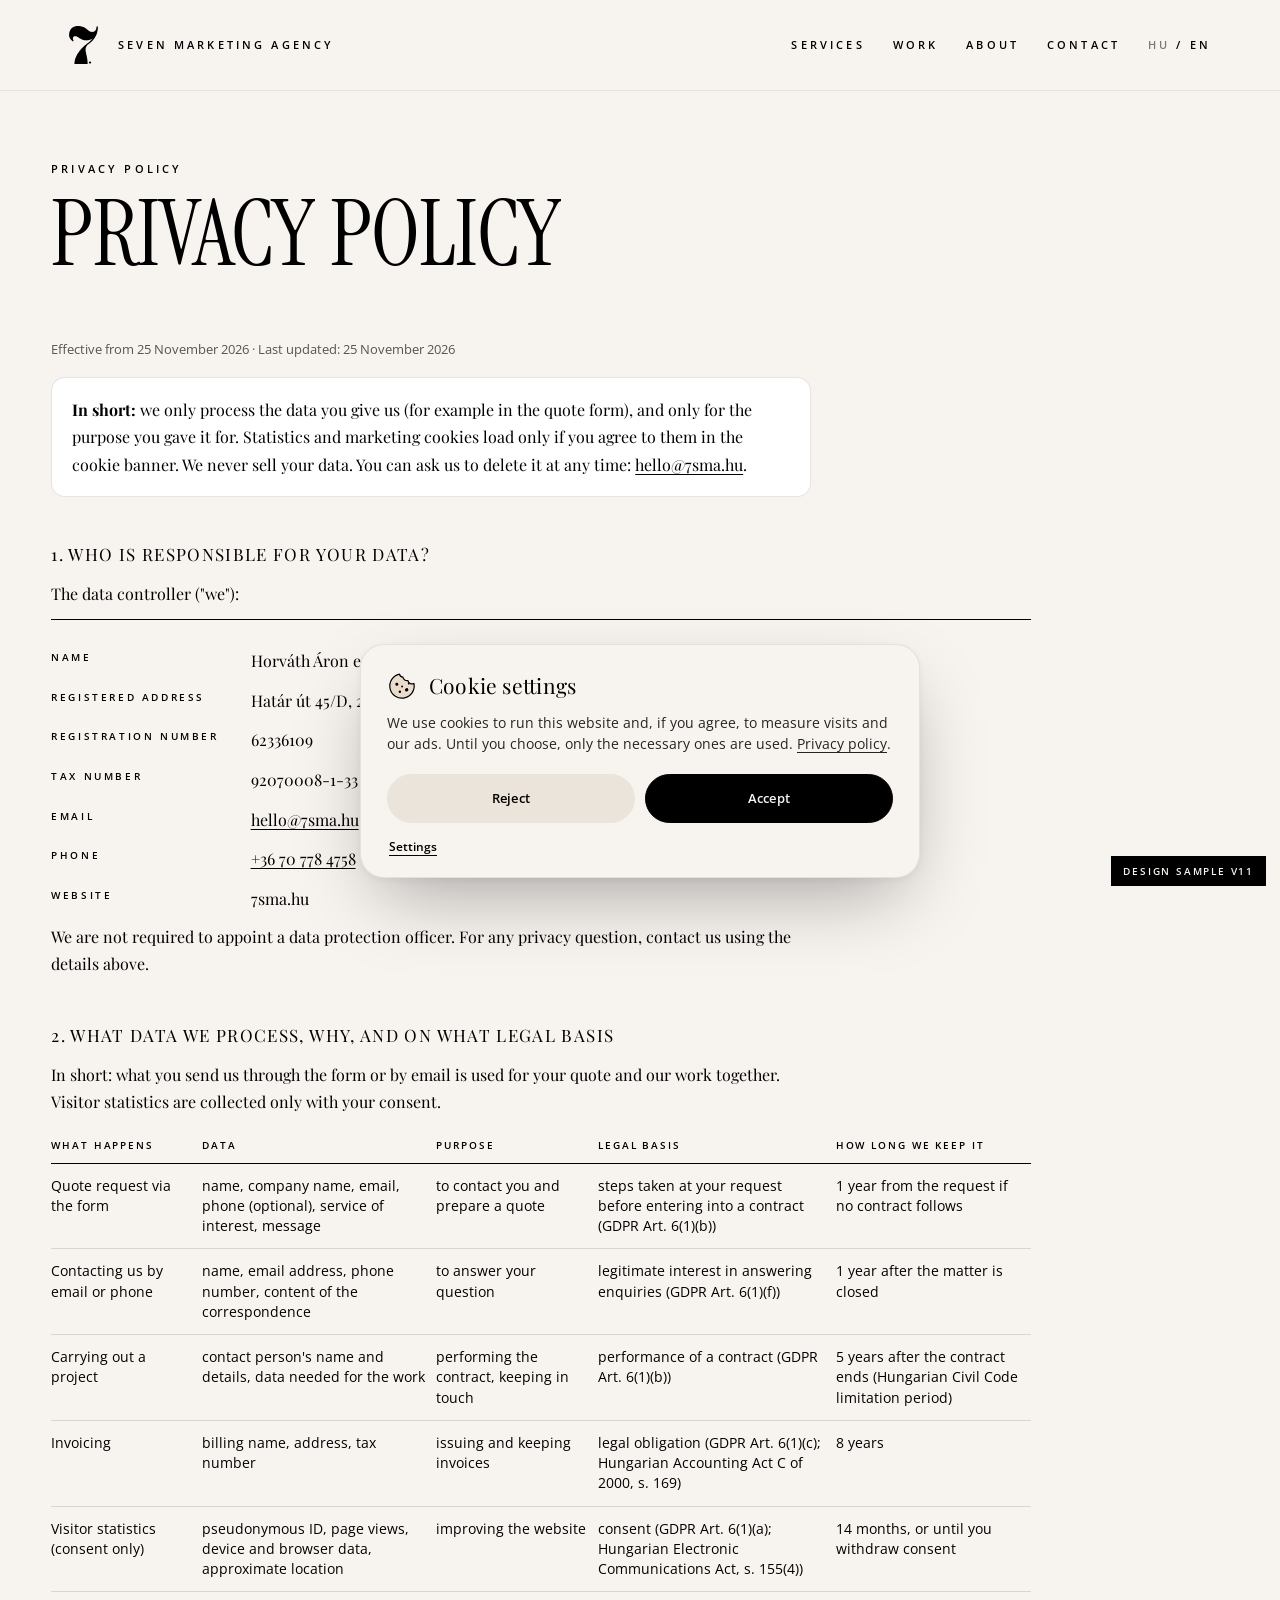
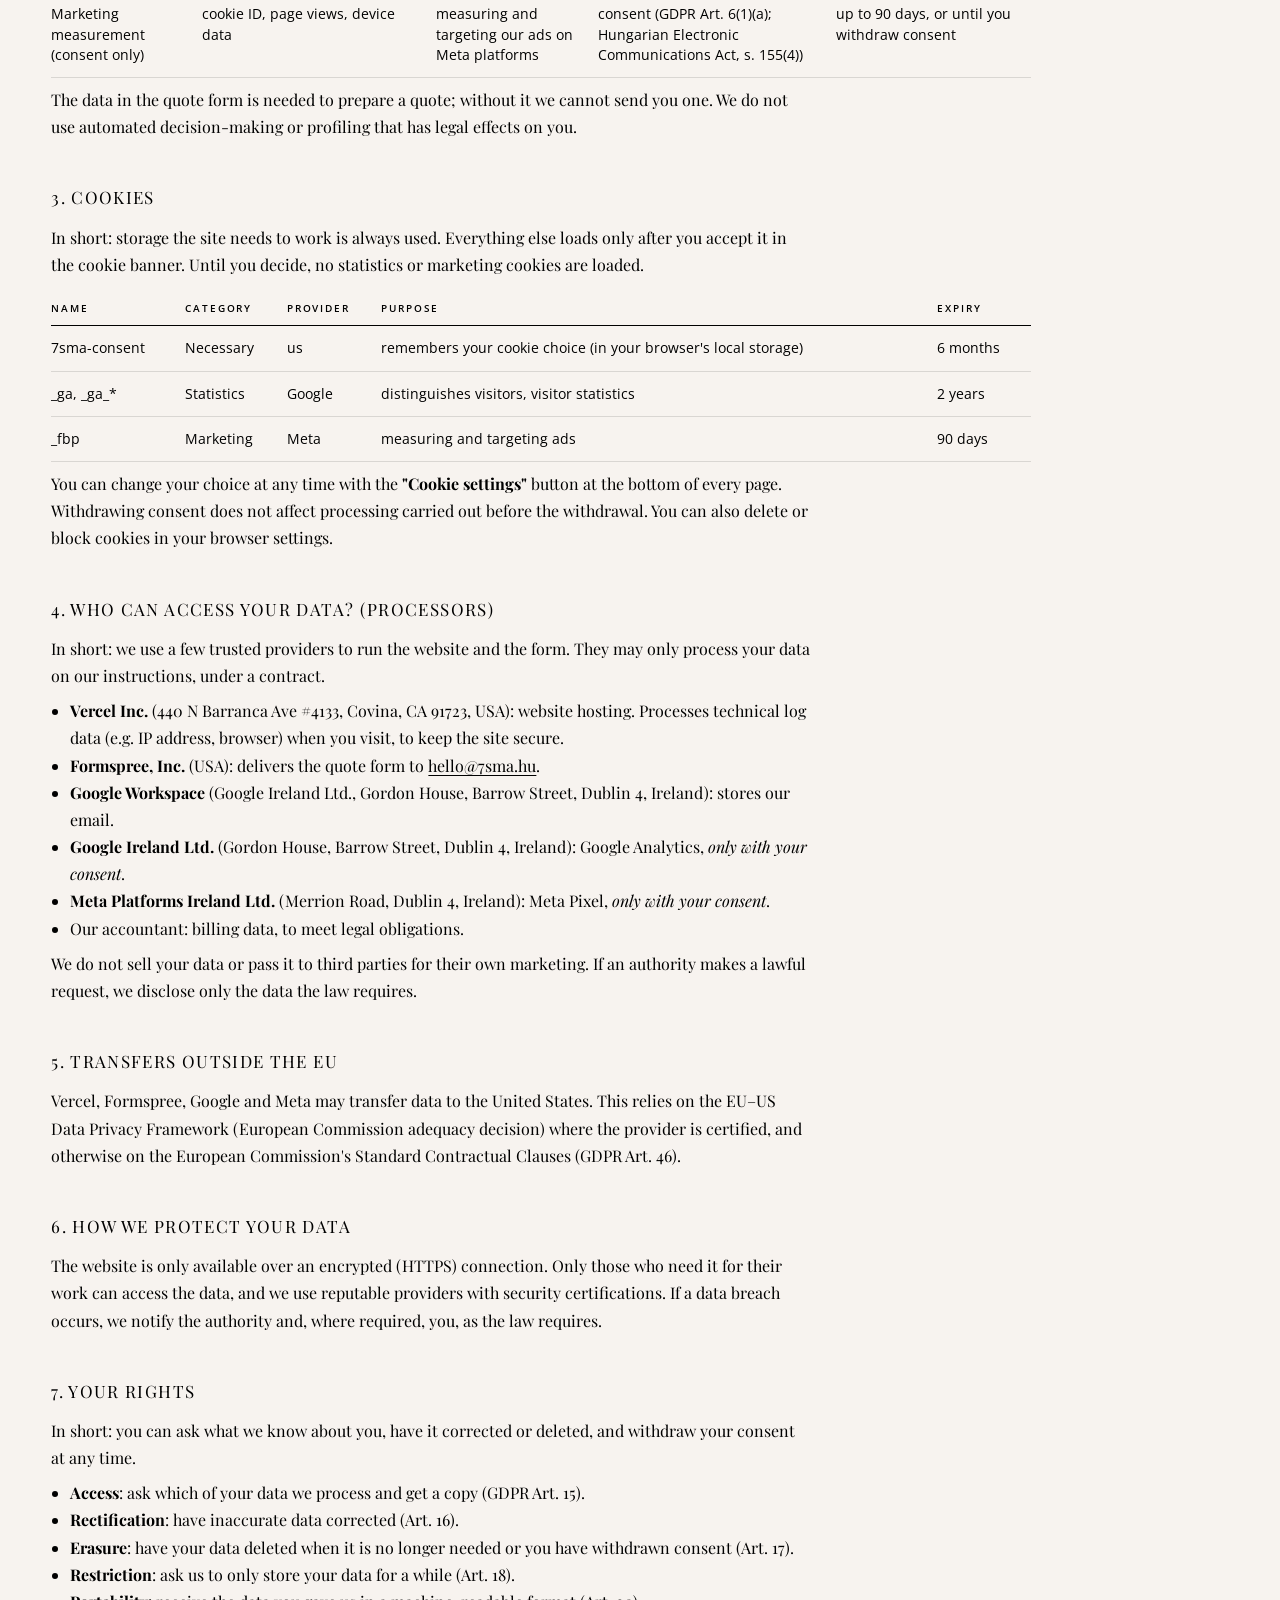
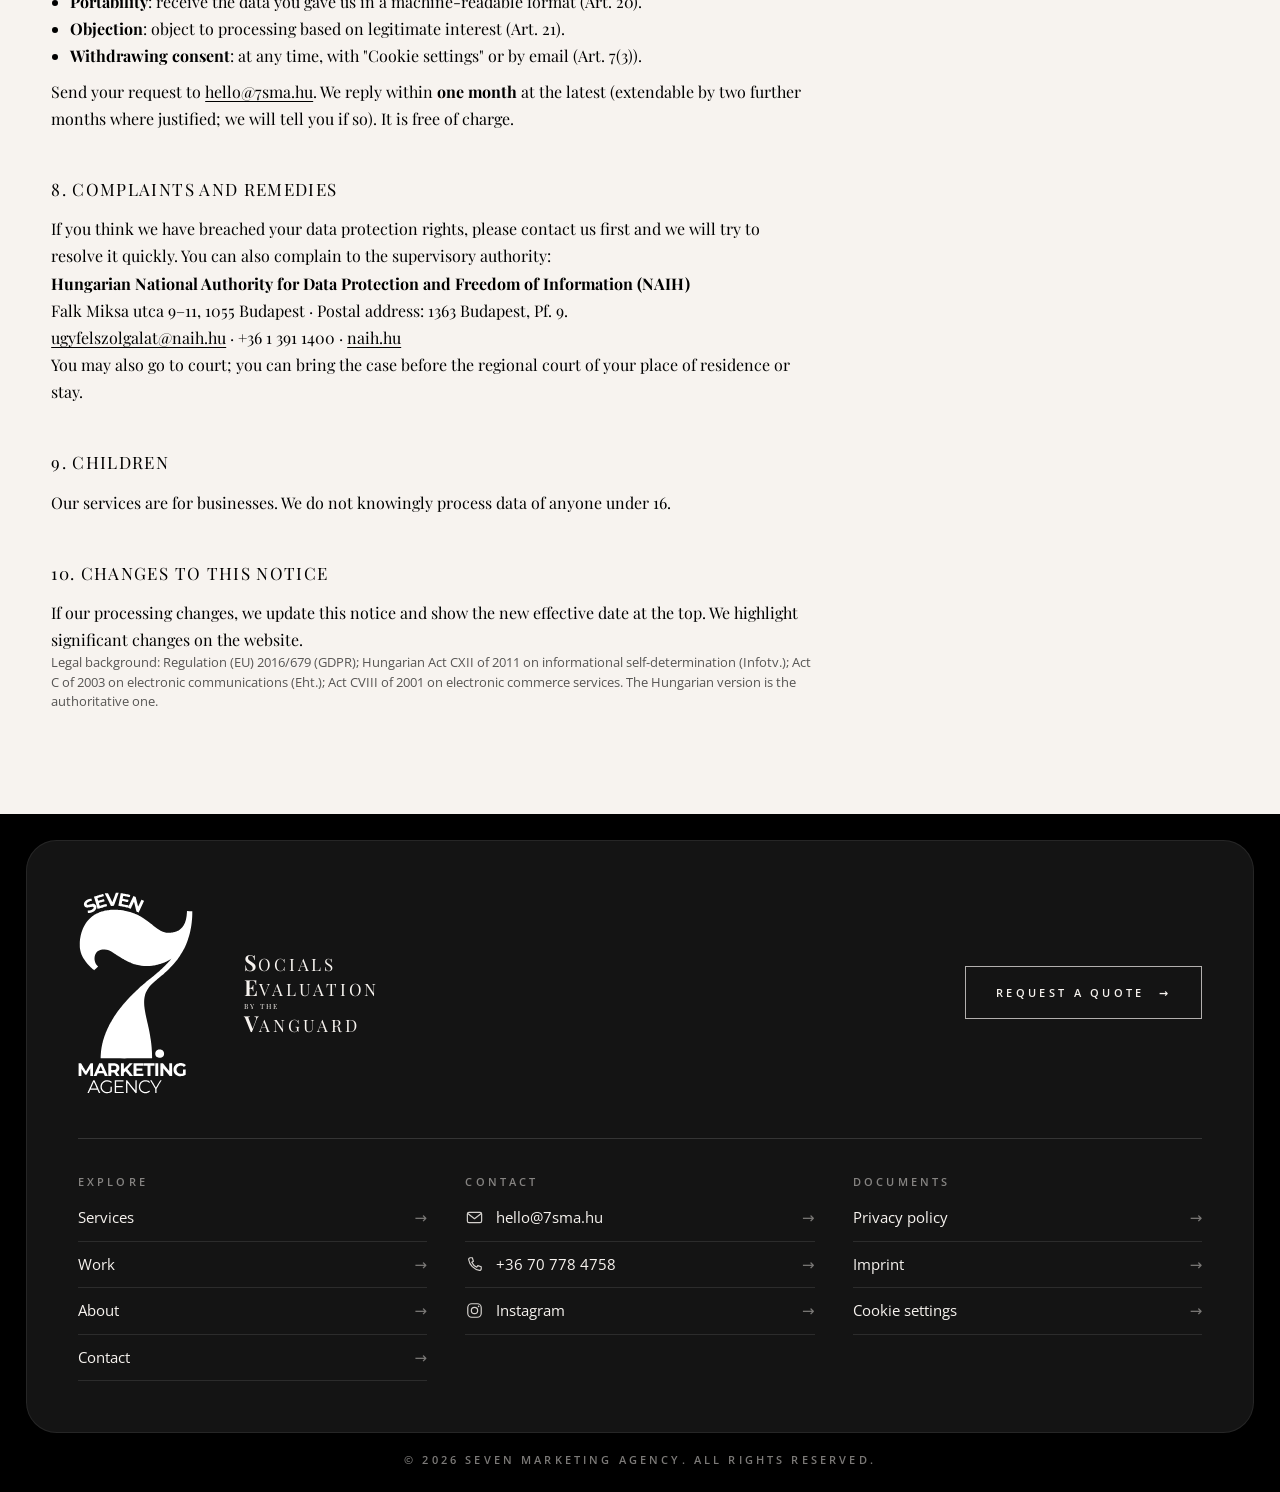
<file: en/privacy/index.html>
<!doctype html>
<html lang="en">
<head>
<meta charset="utf-8">
<meta name="viewport" content="width=device-width, initial-scale=1">
<title>Seven Marketing Agency · Privacy policy</title>
<meta name="description" content="In today's world, everything is about how we can take advantage of each other. Our project, however, is about how we can work together effectively.">
<meta name="robots" content="noindex">
<link rel="icon" href="../../logo/seven-monogram.svg">
<!-- Sample only: Google Fonts CDN. Production self-hosts the fonts. -->
<link rel="preconnect" href="https://fonts.googleapis.com">
<link rel="preconnect" href="https://fonts.gstatic.com" crossorigin>
<link href="https://fonts.googleapis.com/css2?family=Instrument+Serif:ital@0;1&family=Open+Sans:wght@400;600&family=Playfair+Display:ital,wght@0,400;0,600;1,400&display=swap" rel="stylesheet">
<link rel="stylesheet" href="../../assets/site.css?v=11c">
<link rel="alternate" hreflang="hu" href="../../index.html"><link rel="alternate" hreflang="en" href="../../en/index.html">
</head>
<body>
<div class="sample-badge" id="badge">Design sample v11</div>

<header class="frame solid" id="frame">
  <a class="brand" href="../../en/index.html" aria-label="Seven Marketing Agency – home"><img src="../../logo/seven-monogram.svg" alt=""><span class="label">Seven Marketing Agency</span></a>
  <nav class="label" aria-label="Menu">
    <a class="links" href="../../en/index.html#szolg">Services</a>
    <a class="links" href="../../en/index.html#munkaink">Work</a>
    <a class="links" href="../../en/index.html#rolunk">About</a>
    <a class="links" href="../../en/contact/index.html">Contact</a>
    <span class="lang"><a href="../../adatvedelem/index.html" hreflang="hu" lang="hu">HU</a><span>/</span><b>EN</b></span>
    <button class="menu" id="menuBtn" type="button" aria-expanded="false" aria-controls="mnav">Menu<i aria-hidden="true"></i></button>
  </nav>
</header>
<div class="mnav" id="mnav" role="dialog" aria-modal="true" aria-label="Menu">
  <div class="mtop">
    <a class="brand" href="../../en/index.html" aria-label="Seven Marketing Agency – home"><img src="../../logo/seven-monogram.svg" alt=""></a>
    <button class="close label" id="menuClose" type="button">Close <i aria-hidden="true"></i></button>
  </div>
  <p class="label mhead">Pages</p>
  <nav class="mlist"><a href="../../en/index.html#szolg" style="--k:0"><span class="n">01</span><span class="t">Services</span><span class="ar" aria-hidden="true">→</span></a><a href="../../en/index.html#munkaink" style="--k:1"><span class="n">02</span><span class="t">Work</span><span class="ar" aria-hidden="true">→</span></a><a href="../../en/index.html#rolunk" style="--k:2"><span class="n">03</span><span class="t">About</span><span class="ar" aria-hidden="true">→</span></a><a href="../../en/contact/index.html" style="--k:3"><span class="n">04</span><span class="t">Contact</span><span class="ar" aria-hidden="true">→</span></a></nav>
  <div class="mfoot">
    <p class="acro acro-sm acro-line" aria-label="Socials Evaluation by the Vanguard"><span><b>S</b>ocials</span><span><b>E</b>valuation</span><span class="by">by the</span><span><b>V</b>anguard</span></p>
    <div class="mcols label">
      <div><span>Contact</span><a href="mailto:hello@7sma.hu">hello@7sma.hu</a><a href="tel:+36707784758">+36 70 778 4758</a></div>
      <div><span>Follow</span><a href="https://www.instagram.com/sevmarketingagency/" target="_blank" rel="noopener">Instagram</a></div>
      <div><span>Language</span><span class="lang"><a href="../../adatvedelem/index.html" hreflang="hu" lang="hu">HU</a><span>/</span><b>EN</b></span></div>
    </div>
  </div>
</div>

<main class="page">
  <div class="page-head"><p class="label">Privacy policy</p><h1 class="display" data-split>Privacy policy</h1></div>
  <div class="legal-doc rv"><p class="meta-line">Effective from 25 November 2026 · Last updated: 25 November 2026</p>

<p class="tldr"><strong>In short:</strong> we only process the data you give us (for example in the quote form), and only for the purpose you gave it for. Statistics and marketing cookies load only if you agree to them in the cookie banner. We never sell your data. You can ask us to delete it at any time: <a href="mailto:hello@7sma.hu">hello@7sma.hu</a>.</p>

<h2>1. Who is responsible for your data?</h2>
<p>The data controller ("we"):</p>
<dl class="kv">
  <dt>Name</dt><dd>Horváth Áron e.v., sole trader (trading as Seven Marketing Agency)</dd>
  <dt>Registered address</dt><dd>Határ út 45/D, 2310 Szigetszentmiklós, Hungary</dd>
  <dt>Registration number</dt><dd>62336109</dd>
  <dt>Tax number</dt><dd>92070008-1-33</dd>
  <dt>Email</dt><dd><a href="mailto:hello@7sma.hu">hello@7sma.hu</a></dd>
  <dt>Phone</dt><dd><a href="tel:+36707784758">+36 70 778 4758</a></dd>
  <dt>Website</dt><dd>7sma.hu</dd>
</dl>
<p>We are not required to appoint a data protection officer. For any privacy question, contact us using the details above.</p>

<h2>2. What data we process, why, and on what legal basis</h2>
<p>In short: what you send us through the form or by email is used for your quote and our work together. Visitor statistics are collected only with your consent.</p>
<table class="ptable">
  <thead><tr><th>What happens</th><th>Data</th><th>Purpose</th><th>Legal basis</th><th>How long we keep it</th></tr></thead>
  <tbody>
    <tr><td>Quote request via the form</td><td>name, company name, email, phone (optional), service of interest, message</td><td>to contact you and prepare a quote</td><td>steps taken at your request before entering into a contract (GDPR Art. 6(1)(b))</td><td>1 year from the request if no contract follows</td></tr>
    <tr><td>Contacting us by email or phone</td><td>name, email address, phone number, content of the correspondence</td><td>to answer your question</td><td>legitimate interest in answering enquiries (GDPR Art. 6(1)(f))</td><td>1 year after the matter is closed</td></tr>
    <tr><td>Carrying out a project</td><td>contact person's name and details, data needed for the work</td><td>performing the contract, keeping in touch</td><td>performance of a contract (GDPR Art. 6(1)(b))</td><td>5 years after the contract ends (Hungarian Civil Code limitation period)</td></tr>
    <tr><td>Invoicing</td><td>billing name, address, tax number</td><td>issuing and keeping invoices</td><td>legal obligation (GDPR Art. 6(1)(c); Hungarian Accounting Act C of 2000, s. 169)</td><td>8 years</td></tr>
    <tr><td>Visitor statistics (consent only)</td><td>pseudonymous ID, page views, device and browser data, approximate location</td><td>improving the website</td><td>consent (GDPR Art. 6(1)(a); Hungarian Electronic Communications Act, s. 155(4))</td><td>14 months, or until you withdraw consent</td></tr>
    <tr><td>Marketing measurement (consent only)</td><td>cookie ID, page views, device data</td><td>measuring and targeting our ads on Meta platforms</td><td>consent (GDPR Art. 6(1)(a); Hungarian Electronic Communications Act, s. 155(4))</td><td>up to 90 days, or until you withdraw consent</td></tr>
  </tbody>
</table>
<p>The data in the quote form is needed to prepare a quote; without it we cannot send you one. We do not use automated decision-making or profiling that has legal effects on you.</p>

<h2>3. Cookies</h2>
<p>In short: storage the site needs to work is always used. Everything else loads only after you accept it in the cookie banner. Until you decide, no statistics or marketing cookies are loaded.</p>
<table class="ptable">
  <thead><tr><th>Name</th><th>Category</th><th>Provider</th><th>Purpose</th><th>Expiry</th></tr></thead>
  <tbody>
    <tr><td>7sma-consent</td><td>Necessary</td><td>us</td><td>remembers your cookie choice (in your browser's local storage)</td><td>6 months</td></tr>
    <tr><td>_ga, _ga_*</td><td>Statistics</td><td>Google</td><td>distinguishes visitors, visitor statistics</td><td>2 years</td></tr>
    <tr><td>_fbp</td><td>Marketing</td><td>Meta</td><td>measuring and targeting ads</td><td>90 days</td></tr>
  </tbody>
</table>
<p>You can change your choice at any time with the <strong>"Cookie settings"</strong> button at the bottom of every page. Withdrawing consent does not affect processing carried out before the withdrawal. You can also delete or block cookies in your browser settings.</p>

<h2>4. Who can access your data? (processors)</h2>
<p>In short: we use a few trusted providers to run the website and the form. They may only process your data on our instructions, under a contract.</p>
<ul>
  <li><strong>Vercel Inc.</strong> (440 N Barranca Ave #4133, Covina, CA 91723, USA): website hosting. Processes technical log data (e.g. IP address, browser) when you visit, to keep the site secure.</li>
  <li><strong>Formspree, Inc.</strong> (USA): delivers the quote form to <a href="mailto:hello@7sma.hu">hello@7sma.hu</a>.</li>
  <li><strong>Google Workspace</strong> (Google Ireland Ltd., Gordon House, Barrow Street, Dublin 4, Ireland): stores our email.</li>
  <li><strong>Google Ireland Ltd.</strong> (Gordon House, Barrow Street, Dublin 4, Ireland): Google Analytics, <em>only with your consent</em>.</li>
  <li><strong>Meta Platforms Ireland Ltd.</strong> (Merrion Road, Dublin 4, Ireland): Meta Pixel, <em>only with your consent</em>.</li>
  <li>Our accountant: billing data, to meet legal obligations.</li>
</ul>
<p>We do not sell your data or pass it to third parties for their own marketing. If an authority makes a lawful request, we disclose only the data the law requires.</p>

<h2>5. Transfers outside the EU</h2>
<p>Vercel, Formspree, Google and Meta may transfer data to the United States. This relies on the EU–US Data Privacy Framework (European Commission adequacy decision) where the provider is certified, and otherwise on the European Commission's Standard Contractual Clauses (GDPR Art. 46).</p>

<h2>6. How we protect your data</h2>
<p>The website is only available over an encrypted (HTTPS) connection. Only those who need it for their work can access the data, and we use reputable providers with security certifications. If a data breach occurs, we notify the authority and, where required, you, as the law requires.</p>

<h2>7. Your rights</h2>
<p>In short: you can ask what we know about you, have it corrected or deleted, and withdraw your consent at any time.</p>
<ul>
  <li><strong>Access</strong>: ask which of your data we process and get a copy (GDPR Art. 15).</li>
  <li><strong>Rectification</strong>: have inaccurate data corrected (Art. 16).</li>
  <li><strong>Erasure</strong>: have your data deleted when it is no longer needed or you have withdrawn consent (Art. 17).</li>
  <li><strong>Restriction</strong>: ask us to only store your data for a while (Art. 18).</li>
  <li><strong>Portability</strong>: receive the data you gave us in a machine-readable format (Art. 20).</li>
  <li><strong>Objection</strong>: object to processing based on legitimate interest (Art. 21).</li>
  <li><strong>Withdrawing consent</strong>: at any time, with "Cookie settings" or by email (Art. 7(3)).</li>
</ul>
<p>Send your request to <a href="mailto:hello@7sma.hu">hello@7sma.hu</a>. We reply within <strong>one month</strong> at the latest (extendable by two further months where justified; we will tell you if so). It is free of charge.</p>

<h2>8. Complaints and remedies</h2>
<p>If you think we have breached your data protection rights, please contact us first and we will try to resolve it quickly. You can also complain to the supervisory authority:</p>
<p><strong>Hungarian National Authority for Data Protection and Freedom of Information (NAIH)</strong><br>Falk Miksa utca 9–11, 1055 Budapest · Postal address: 1363 Budapest, Pf. 9.<br><a href="mailto:ugyfelszolgalat@naih.hu">ugyfelszolgalat@naih.hu</a> · +36 1 391 1400 · <a href="https://naih.hu" target="_blank" rel="noopener">naih.hu</a></p>
<p>You may also go to court; you can bring the case before the regional court of your place of residence or stay.</p>

<h2>9. Children</h2>
<p>Our services are for businesses. We do not knowingly process data of anyone under 16.</p>

<h2>10. Changes to this notice</h2>
<p>If our processing changes, we update this notice and show the new effective date at the top. We highlight significant changes on the website.</p>

<p class="meta-line">Legal background: Regulation (EU) 2016/679 (GDPR); Hungarian Act CXII of 2011 on informational self-determination (Infotv.); Act C of 2003 on electronic communications (Eht.); Act CVIII of 2001 on electronic commerce services. The Hungarian version is the authoritative one.</p>
</div>
</main>

<footer id="footer">
  <div class="fcard">
    <div class="ftop">
      <a class="flogo" href="../../en/index.html"><img src="../../logo/seven-logo-lockup.svg" alt="Seven Marketing Agency"></a>
      <p class="acro acro-sm" aria-label="Socials Evaluation by the Vanguard"><span><b>S</b>ocials</span><span><b>E</b>valuation</span><span class="by">by the</span><span><b>V</b>anguard</span></p>
      <a class="btn btn-light" href="../../en/contact/index.html#ajanlat">Request a quote <span>→</span></a>
    </div>
    <div class="fcols">
      <div><h3 class="label">Explore</h3><a href="../../en/index.html#szolg">Services</a><a href="../../en/index.html#munkaink">Work</a><a href="../../en/index.html#rolunk">About</a><a href="../../en/contact/index.html">Contact</a></div>
      <div><h3 class="label">Contact</h3><a class="icl" href="mailto:hello@7sma.hu"><svg class="ic" viewBox="0 0 24 24" fill="none" stroke="currentColor" stroke-width="1.5" stroke-linejoin="round"><rect x="3" y="5.5" width="18" height="13" rx="2"/><path d="M3.5 7l8.5 6.5L20.5 7"/></svg><span>hello@7sma.hu</span></a><a class="icl" href="tel:+36707784758"><svg class="ic" viewBox="0 0 24 24" fill="none" stroke="currentColor" stroke-width="1.5" stroke-linejoin="round"><path d="M6.6 3.5h2.6l1.4 4.3-2 1.4a12 12 0 006.2 6.2l1.4-2 4.3 1.4v2.6a2 2 0 01-2.2 2A16.5 16.5 0 014.6 5.7a2 2 0 012-2.2z"/></svg><span>+36 70 778 4758</span></a><a class="icl" href="https://www.instagram.com/sevmarketingagency/" target="_blank" rel="noopener"><svg class="ic" viewBox="0 0 24 24" fill="none" stroke="currentColor" stroke-width="1.5"><rect x="3.5" y="3.5" width="17" height="17" rx="5"/><circle cx="12" cy="12" r="4"/><circle cx="17.2" cy="6.8" r="1" fill="currentColor" stroke="none"/></svg><span>Instagram</span></a></div>
      <div><h3 class="label">Documents</h3><a href="../../en/privacy/index.html">Privacy policy</a><a href="../../en/imprint/index.html">Imprint</a><button type="button" id="cookieOpen">Cookie settings</button></div>
    </div>
  </div>
  <p class="fbottom label">© 2026 Seven Marketing Agency. All rights reserved.</p>
</footer>

<div class="cookie" id="cookie" role="dialog" aria-modal="false" aria-labelledby="ckTitle">
  <div class="ck-head">
    <svg class="ck-icon" viewBox="0 0 32 32" aria-hidden="true"><path d="M16 3a13 13 0 1013 13 4.5 4.5 0 01-5.6-4.4A4.5 4.5 0 0118.9 7 4.3 4.3 0 0116 3z" fill="#e9dccb" stroke="currentColor" stroke-width="1.3" stroke-linejoin="round"/><circle cx="11" cy="13" r="1.6"/><circle cx="20" cy="21" r="1.8"/><circle cx="12.5" cy="21.5" r="1.3"/><circle cx="16" cy="16.5" r="1"/><circle cx="23.5" cy="15" r="1"/></svg>
    <h2 id="ckTitle">Cookie settings</h2>
  </div>
  <p>We use cookies to run this website and, if you agree, to measure visits and our ads. Until you choose, only the necessary ones are used. <a href="../../en/privacy/index.html">Privacy policy</a>.</p>
  <div class="prefs" id="ckPrefs"><div>
    <label><span>Necessary</span><input type="checkbox" checked disabled><i></i></label>
    <label><span>Statistics (Google Analytics)</span><input type="checkbox" id="ckStat"><i></i></label>
    <label><span>Marketing (Meta Pixel)</span><input type="checkbox" id="ckMkt"><i></i></label>
  </div></div>
  <div class="row">
    <button type="button" class="ghost" data-c="reject">Reject</button>
    <button type="button" data-c="accept">Accept</button>
  </div>
  <div class="ck-foot">
    <button type="button" class="more" id="cookieMore" aria-expanded="false" aria-controls="ckPrefs">Settings</button>
    <button type="button" class="more save" data-c="save">Save selection</button>
  </div>
</div>

<script src="../../assets/site.js?v=11c"></script>
</body>
</html>
</file>
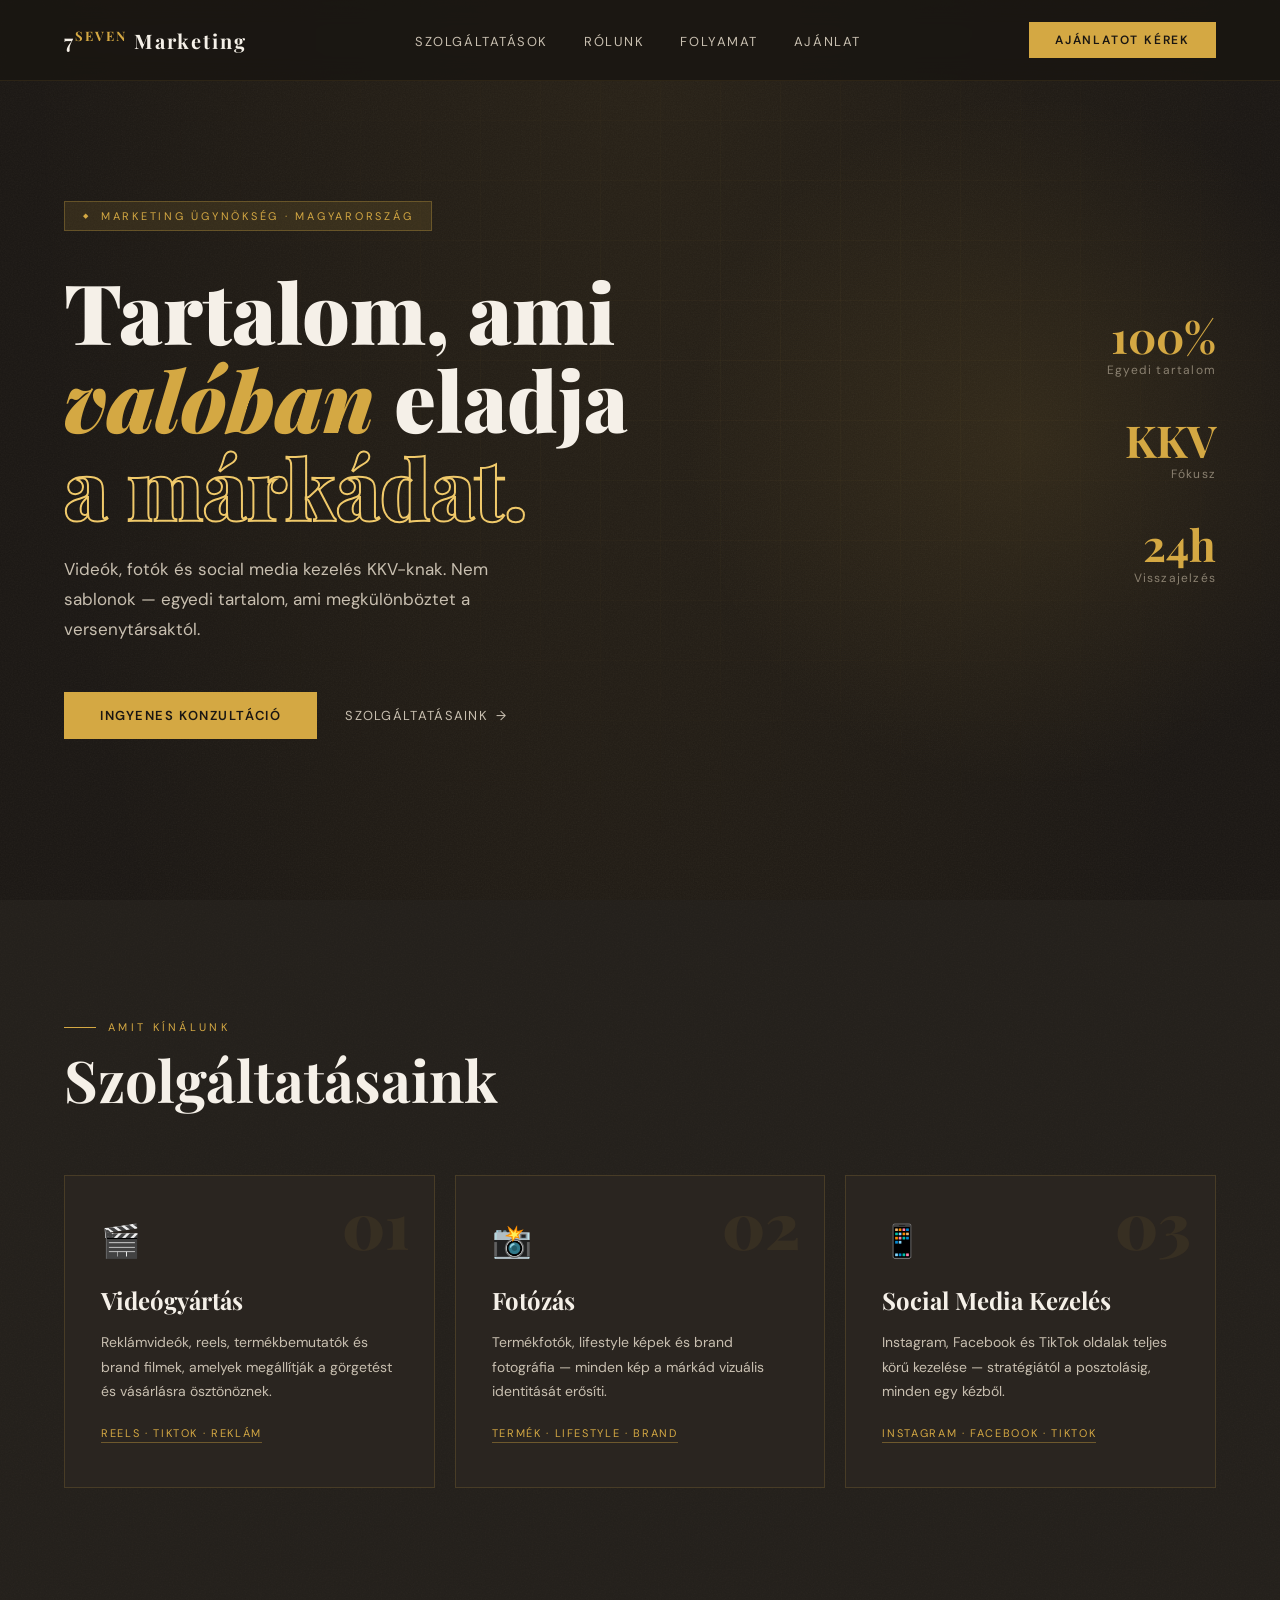
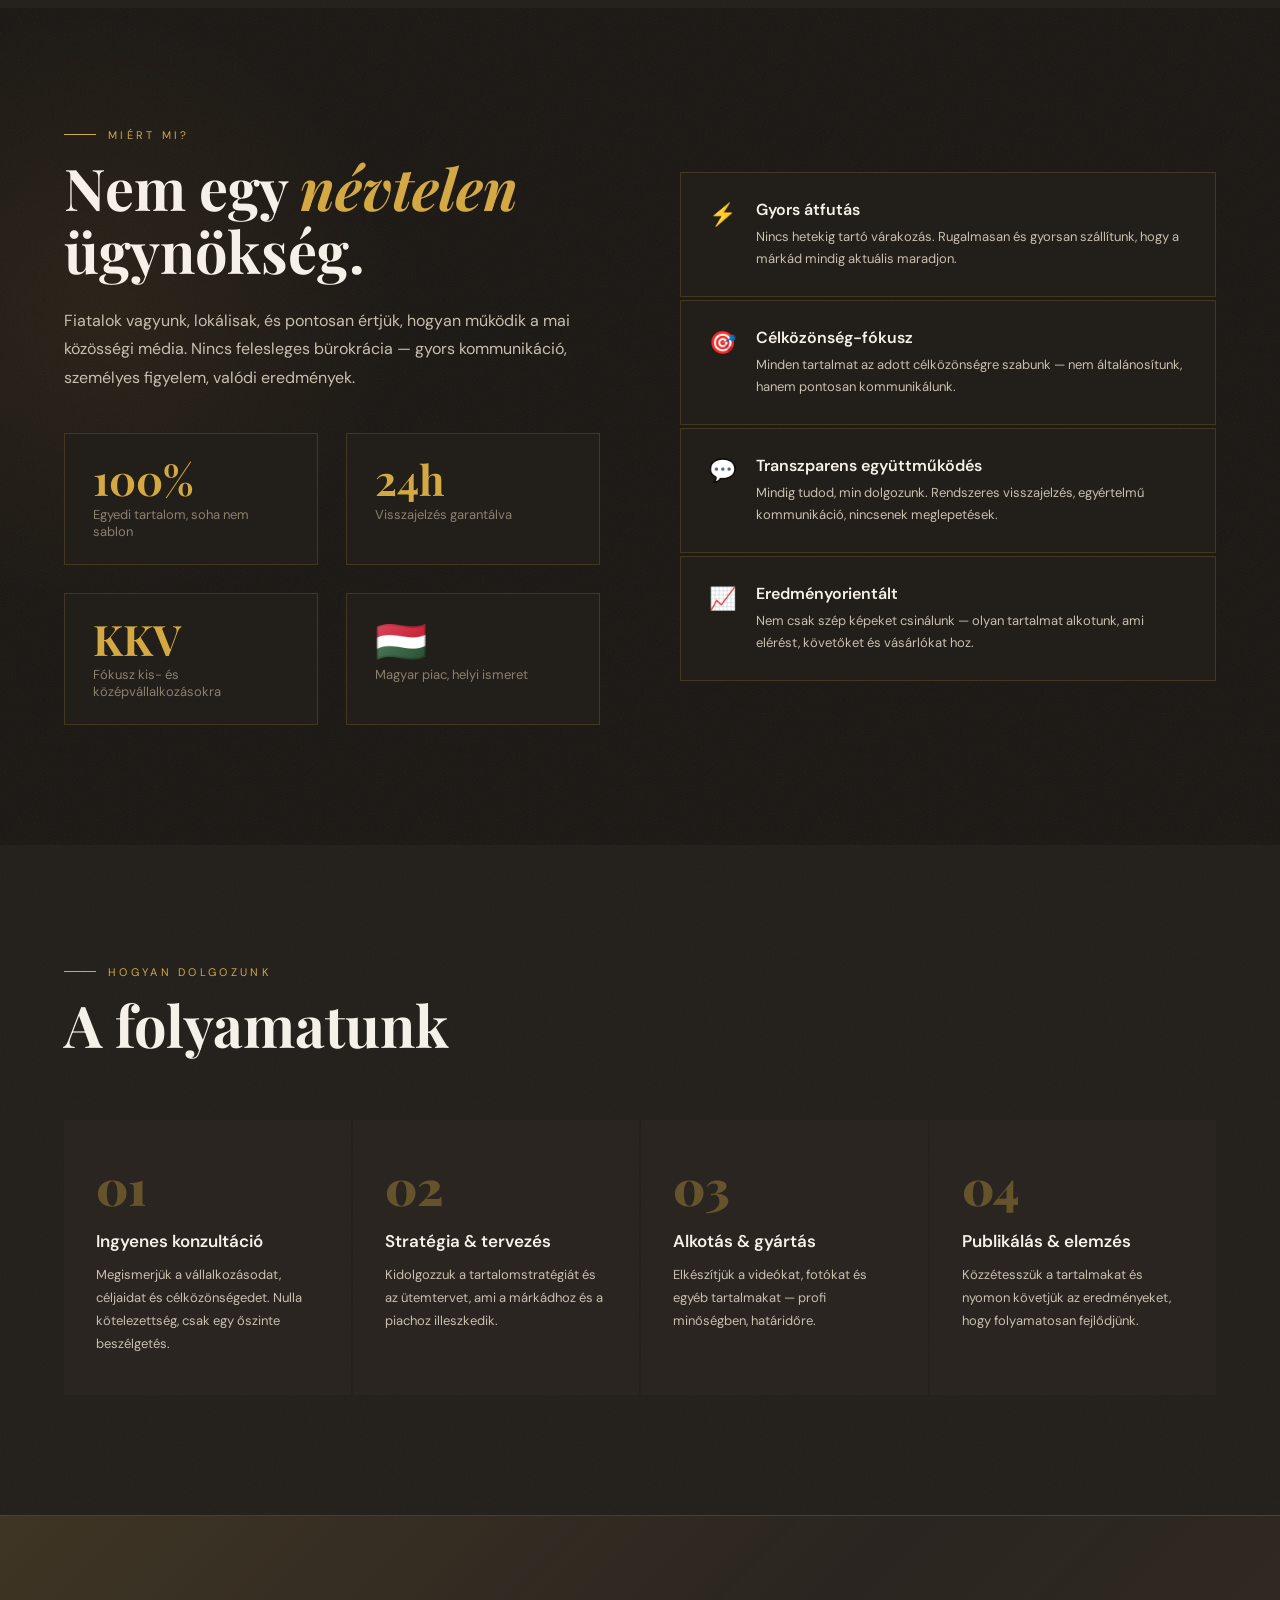
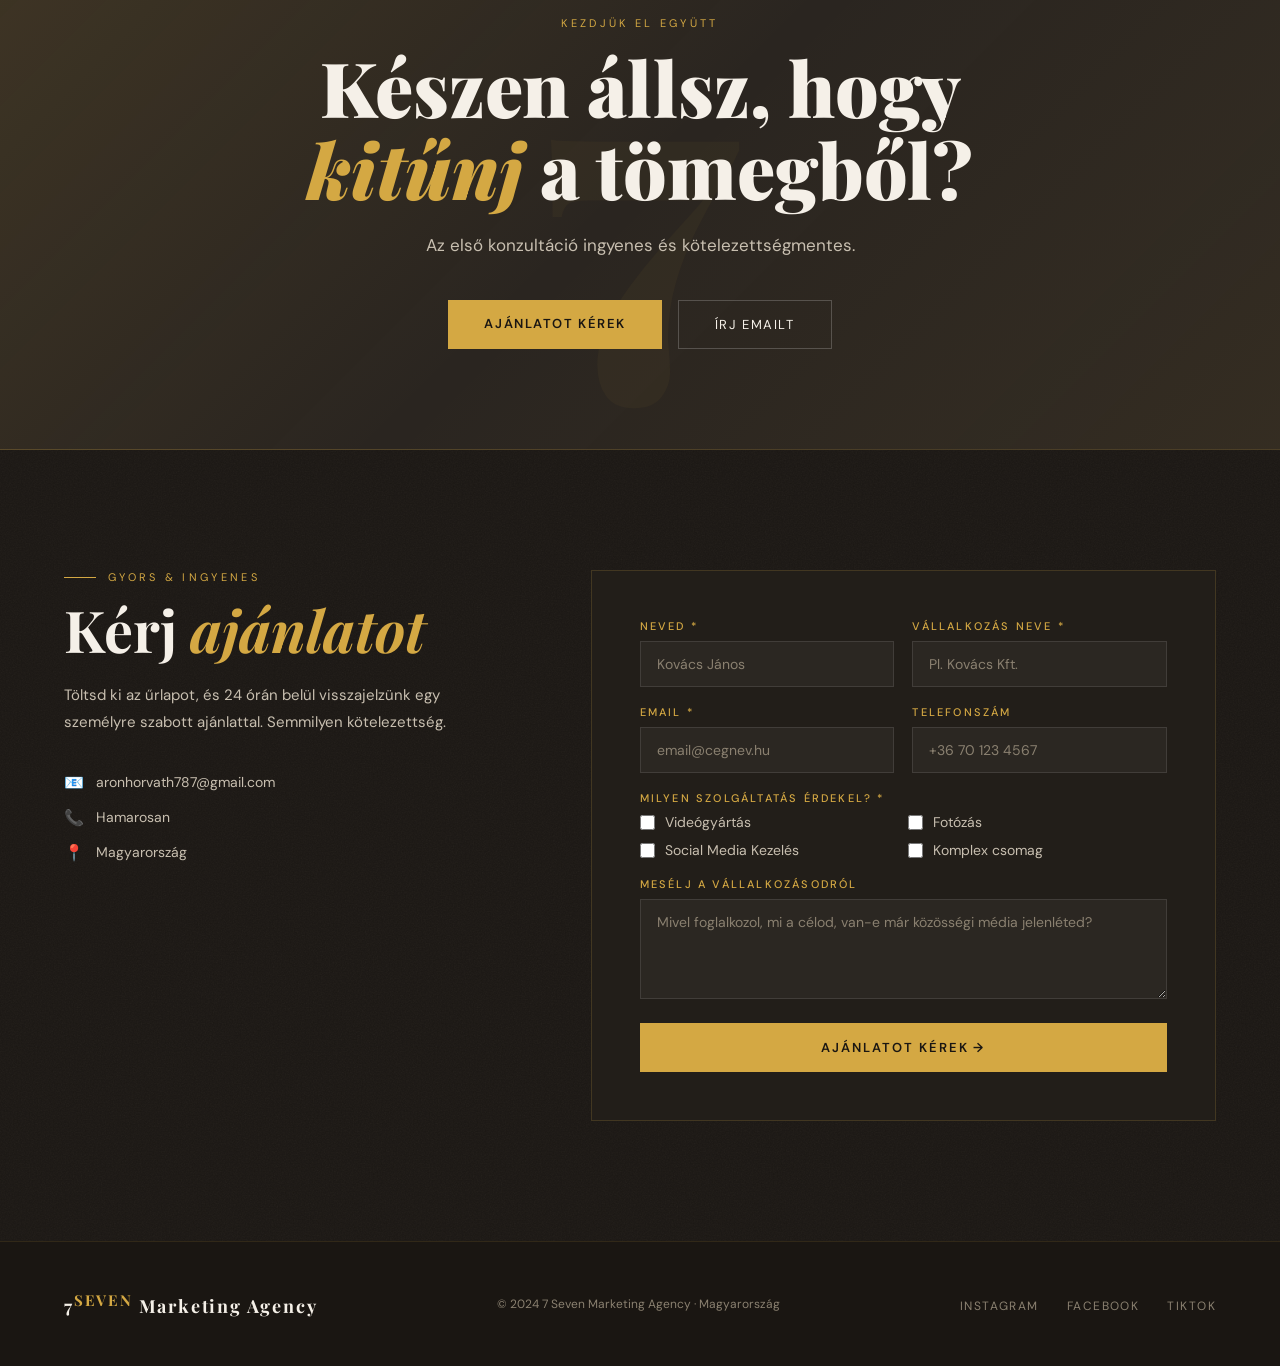
<file: 7seven-landing-v2-5.html>
<!DOCTYPE html>
<html lang="hu">
<head>
  <meta charset="UTF-8" />
  <meta name="viewport" content="width=device-width, initial-scale=1.0"/>
  <title>7 Seven Marketing Agency</title>
  <style>
    @import url('https://fonts.googleapis.com/css2?family=Playfair+Display:ital,wght@0,400;0,700;0,900;1,400;1,700&family=DM+Sans:wght@300;400;500;600&display=swap');

    *, *::before, *::after { margin: 0; padding: 0; box-sizing: border-box; }

    :root {
      --bg: #1a1612;
      --bg2: #221e19;
      --bg3: #2a2520;
      --gold: #d4a843;
      --gold2: #f0c96a;
      --gold-dim: rgba(212, 168, 67, 0.18);
      --white: #f5f0e8;
      --off: #c8bfb0;
      --muted: #8a8070;
      --border: rgba(212,168,67,0.18);
    }

    html { scroll-behavior: smooth; }

    body {
      background-color: var(--bg);
      color: var(--white);
      font-family: 'DM Sans', sans-serif;
      font-weight: 400;
      overflow-x: hidden;
      /* SVG noise texture baked in */
      background-image:
        url("data:image/svg+xml,%3Csvg xmlns='http://www.w3.org/2000/svg' width='400' height='400'%3E%3Cfilter id='n'%3E%3CfeTurbulence type='fractalNoise' baseFrequency='0.75' numOctaves='4' stitchTiles='stitch'/%3E%3CfeColorMatrix type='saturate' values='0'/%3E%3C/filter%3E%3Crect width='400' height='400' filter='url(%23n)' opacity='0.055'/%3E%3C/svg%3E"),
        radial-gradient(ellipse 80% 60% at 50% 0%, rgba(212,168,67,0.07) 0%, transparent 60%);
    }

    /* ── NAV ── */
    nav {
      position: fixed; top: 0; left: 0; right: 0; z-index: 200;
      padding: 22px 64px;
      display: flex; justify-content: space-between; align-items: center;
      background: rgba(26,22,18,0.88);
      backdrop-filter: blur(12px);
      border-bottom: 1px solid rgba(212,168,67,0.1);
    }
    .nav-logo {
      font-family: 'Playfair Display', serif;
      font-size: 20px; font-weight: 700;
      letter-spacing: 0.1em; color: var(--white); text-decoration: none;
    }
    .nav-logo sup { color: var(--gold); font-size: 13px; vertical-align: super; }
    .nav-links { display: flex; gap: 36px; list-style: none; }
    .nav-links a {
      font-size: 13px; letter-spacing: 0.12em; text-transform: uppercase;
      color: var(--off); text-decoration: none; transition: color .25s;
    }
    .nav-links a:hover { color: var(--gold); }
    .nav-btn {
      font-size: 12px; letter-spacing: 0.15em; text-transform: uppercase;
      color: var(--bg); background: var(--gold);
      padding: 10px 26px; text-decoration: none; font-weight: 600;
      transition: background .25s, transform .2s;
    }
    .nav-btn:hover { background: var(--gold2); transform: translateY(-1px); }

    /* ── HERO ── */
    .hero {
      min-height: 100vh;
      display: flex; align-items: center;
      padding: 120px 64px 80px;
      position: relative; overflow: hidden;
    }
    .hero-grid-bg {
      position: absolute; inset: 0; pointer-events: none;
      background-image:
        linear-gradient(rgba(212,168,67,0.04) 1px, transparent 1px),
        linear-gradient(90deg, rgba(212,168,67,0.04) 1px, transparent 1px);
      background-size: 60px 60px;
      mask-image: radial-gradient(ellipse 70% 70% at 60% 40%, black 0%, transparent 80%);
    }
    .hero-glow {
      position: absolute; right: -100px; top: 10%;
      width: 700px; height: 700px; border-radius: 50%;
      background: radial-gradient(circle, rgba(212,168,67,0.1) 0%, transparent 70%);
      pointer-events: none;
    }
    .hero-content { position: relative; z-index: 2; max-width: 680px; }
    .hero-badge {
      display: inline-flex; align-items: center; gap: 10px;
      background: rgba(212,168,67,0.12);
      border: 1px solid rgba(212,168,67,0.3);
      padding: 7px 18px; margin-bottom: 36px;
      font-size: 11px; letter-spacing: 0.25em; text-transform: uppercase; color: var(--gold);
      opacity: 0; animation: slideIn .8s ease .1s forwards;
    }
    .hero-badge::before { content: '◆'; font-size: 7px; }
    .hero-h1 {
      font-family: 'Playfair Display', serif;
      font-size: clamp(48px, 6.5vw, 88px);
      font-weight: 900; line-height: 1.06;
      margin-bottom: 24px;
      opacity: 0; animation: slideIn .9s ease .25s forwards;
    }
    .hero-h1 .accent { color: var(--gold); font-style: italic; }
    .hero-h1 .outline {
      -webkit-text-stroke: 2px var(--gold2);
      color: transparent;
    }
    .hero-sub {
      font-size: 17px; line-height: 1.75; color: var(--off);
      max-width: 500px; margin-bottom: 48px;
      opacity: 0; animation: slideIn .9s ease .4s forwards;
    }
    .hero-actions {
      display: flex; align-items: center; gap: 28px;
      opacity: 0; animation: slideIn .9s ease .55s forwards;
    }
    .btn-gold {
      background: var(--gold); color: var(--bg);
      font-family: 'DM Sans', sans-serif;
      font-size: 13px; font-weight: 600; letter-spacing: 0.12em; text-transform: uppercase;
      padding: 15px 36px; text-decoration: none;
      transition: background .25s, transform .2s; display: inline-block;
    }
    .btn-gold:hover { background: var(--gold2); transform: translateY(-2px); }
    .btn-text {
      font-size: 13px; letter-spacing: 0.1em; text-transform: uppercase;
      color: var(--off); text-decoration: none;
      display: flex; align-items: center; gap: 8px;
      transition: color .25s;
    }
    .btn-text:hover { color: var(--gold); }
    .btn-text .arrow { transition: transform .25s; }
    .btn-text:hover .arrow { transform: translateX(5px); }

    .hero-numbers {
      position: absolute; right: 64px; top: 50%; transform: translateY(-50%);
      display: flex; flex-direction: column; gap: 40px; z-index: 2;
      opacity: 0; animation: fadeIn 1s ease .8s forwards;
    }
    .hero-stat { text-align: right; }
    .hero-stat-num {
      font-family: 'Playfair Display', serif;
      font-size: 44px; font-weight: 700; color: var(--gold); line-height: 1;
    }
    .hero-stat-label { font-size: 12px; color: var(--muted); letter-spacing: 0.1em; margin-top: 4px; }

    /* ── SECTION SHARED ── */
    .sec-label {
      font-size: 11px; letter-spacing: 0.3em; text-transform: uppercase;
      color: var(--gold); margin-bottom: 14px;
      display: flex; align-items: center; gap: 12px;
    }
    .sec-label::before { content: ''; width: 32px; height: 1px; background: var(--gold); }
    .sec-title {
      font-family: 'Playfair Display', serif;
      font-size: clamp(34px, 4.5vw, 58px);
      font-weight: 700; line-height: 1.1;
    }
    .sec-title em { font-style: italic; color: var(--gold); }

    /* ── SERVICES ── */
    .services {
      padding: 120px 64px;
      background: var(--bg2);
      background-image: url("data:image/svg+xml,%3Csvg xmlns='http://www.w3.org/2000/svg' width='400' height='400'%3E%3Cfilter id='n'%3E%3CfeTurbulence type='fractalNoise' baseFrequency='0.75' numOctaves='4' stitchTiles='stitch'/%3E%3CfeColorMatrix type='saturate' values='0'/%3E%3C/filter%3E%3Crect width='400' height='400' filter='url(%23n)' opacity='0.04'/%3E%3C/svg%3E");
    }
    .services-header { margin-bottom: 64px; }
    .services-grid {
      display: grid; grid-template-columns: repeat(3, 1fr); gap: 20px;
    }
    .svc {
      background: var(--bg3);
      border: 1px solid var(--border);
      padding: 44px 36px;
      position: relative; overflow: hidden;
      transition: border-color .3s, transform .3s;
    }
    .svc:hover { border-color: rgba(212,168,67,0.5); transform: translateY(-4px); }
    .svc-num {
      font-family: 'Playfair Display', serif;
      font-size: 64px; font-weight: 900;
      color: rgba(212,168,67,0.08);
      position: absolute; top: 16px; right: 24px; line-height: 1;
    }
    .svc-icon { font-size: 32px; margin-bottom: 22px; display: block; }
    .svc-title {
      font-family: 'Playfair Display', serif;
      font-size: 24px; font-weight: 700; margin-bottom: 14px;
    }
    .svc-desc { font-size: 14px; line-height: 1.75; color: var(--off); }
    .svc-tag {
      display: inline-block; margin-top: 22px;
      font-size: 11px; letter-spacing: 0.15em; text-transform: uppercase;
      color: var(--gold); border-bottom: 1px solid rgba(212,168,67,0.4);
      padding-bottom: 2px;
    }

    /* ── WHY ── */
    .why { padding: 120px 64px; position: relative; overflow: hidden; }
    .why-glow {
      position: absolute; left: -200px; top: 0;
      width: 600px; height: 600px; border-radius: 50%;
      background: radial-gradient(circle, rgba(212,168,67,0.07) 0%, transparent 70%);
      pointer-events: none;
    }
    .why-grid { display: grid; grid-template-columns: 1fr 1fr; gap: 80px; align-items: center; }
    .why-desc { font-size: 16px; line-height: 1.8; color: var(--off); margin: 24px 0 40px; }
    .why-stats { display: grid; grid-template-columns: 1fr 1fr; gap: 28px; }
    .stat-box {
      background: var(--bg2); border: 1px solid var(--border);
      padding: 24px 28px;
    }
    .stat-n {
      font-family: 'Playfair Display', serif;
      font-size: 42px; font-weight: 700; color: var(--gold); line-height: 1;
    }
    .stat-l { font-size: 13px; color: var(--muted); margin-top: 6px; }
    .why-list { display: flex; flex-direction: column; gap: 3px; }
    .why-item {
      display: flex; gap: 20px; align-items: flex-start;
      background: var(--bg2); border: 1px solid var(--border);
      padding: 26px 28px;
      transition: background .3s, border-color .3s;
    }
    .why-item:hover { background: var(--bg3); border-color: rgba(212,168,67,0.35); }
    .why-icon { font-size: 22px; flex-shrink: 0; margin-top: 1px; }
    .why-item-title { font-size: 16px; font-weight: 600; margin-bottom: 6px; }
    .why-item-text { font-size: 13px; line-height: 1.7; color: var(--off); }

    /* ── PROCESS ── */
    .process {
      padding: 120px 64px;
      background: var(--bg2);
      background-image: url("data:image/svg+xml,%3Csvg xmlns='http://www.w3.org/2000/svg' width='400' height='400'%3E%3Cfilter id='n'%3E%3CfeTurbulence type='fractalNoise' baseFrequency='0.75' numOctaves='4' stitchTiles='stitch'/%3E%3CfeColorMatrix type='saturate' values='0'/%3E%3C/filter%3E%3Crect width='400' height='400' filter='url(%23n)' opacity='0.04'/%3E%3C/svg%3E");
    }
    .process-header { margin-bottom: 64px; }
    .process-grid { display: grid; grid-template-columns: repeat(4,1fr); gap: 2px; }
    .proc-step {
      background: var(--bg3); padding: 40px 32px;
      border-top: 2px solid transparent;
      transition: border-color .3s;
    }
    .proc-step:hover { border-color: var(--gold); }
    .proc-n {
      font-family: 'Playfair Display', serif;
      font-size: 48px; font-weight: 900; color: var(--gold);
      opacity: 0.35; line-height: 1; margin-bottom: 20px;
    }
    .proc-title { font-size: 17px; font-weight: 600; margin-bottom: 12px; }
    .proc-text { font-size: 13px; line-height: 1.75; color: var(--off); }

    /* ── CTA ── */
    .cta-band {
      padding: 100px 64px; text-align: center;
      background:
        linear-gradient(135deg, rgba(212,168,67,0.12) 0%, transparent 50%, rgba(212,168,67,0.06) 100%),
        var(--bg3);
      border-top: 1px solid var(--border);
      border-bottom: 1px solid var(--border);
      position: relative; overflow: hidden;
    }
    .cta-band::before {
      content: '7';
      font-family: 'Playfair Display', serif;
      font-size: 400px; font-weight: 900;
      color: rgba(212,168,67,0.04);
      position: absolute; top: 50%; left: 50%; transform: translate(-50%, -50%);
      pointer-events: none; line-height: 1;
    }
    .cta-band .sec-label { justify-content: center; }
    .cta-band .sec-label::before { display: none; }
    .cta-title {
      font-family: 'Playfair Display', serif;
      font-size: clamp(40px, 6vw, 76px); font-weight: 900; line-height: 1.08;
      margin: 16px 0 24px; position: relative;
    }
    .cta-title em { font-style: italic; color: var(--gold); }
    .cta-sub { font-size: 17px; color: var(--off); margin-bottom: 44px; position: relative; }
    .cta-btns { display: flex; gap: 16px; justify-content: center; position: relative; }
    .btn-outline {
      font-size: 13px; letter-spacing: 0.12em; text-transform: uppercase;
      color: var(--white); border: 1px solid rgba(255,255,255,0.2);
      padding: 15px 36px; text-decoration: none;
      transition: border-color .25s, color .25s;
    }
    .btn-outline:hover { border-color: var(--gold); color: var(--gold); }

    /* ── QUOTE FORM ── */
    .quote {
      padding: 120px 64px;
      background: var(--bg);
      background-image: url("data:image/svg+xml,%3Csvg xmlns='http://www.w3.org/2000/svg' width='400' height='400'%3E%3Cfilter id='n'%3E%3CfeTurbulence type='fractalNoise' baseFrequency='0.75' numOctaves='4' stitchTiles='stitch'/%3E%3CfeColorMatrix type='saturate' values='0'/%3E%3C/filter%3E%3Crect width='400' height='400' filter='url(%23n)' opacity='0.055'/%3E%3C/svg%3E");
    }
    .quote-grid { display: grid; grid-template-columns: 1fr 1.4fr; gap: 80px; align-items: start; }
    .quote-desc { font-size: 15px; line-height: 1.8; color: var(--off); margin: 20px 0 36px; }
    .quote-contacts { display: flex; flex-direction: column; gap: 14px; }
    .qc { display: flex; align-items: center; gap: 12px; font-size: 14px; color: var(--off); }
    .qc-icon { font-size: 16px; }

    .form-box {
      background: var(--bg2);
      border: 1px solid var(--border);
      padding: 48px;
    }
    .form-row { display: grid; grid-template-columns: 1fr 1fr; gap: 18px; }
    .fg { display: flex; flex-direction: column; gap: 8px; margin-bottom: 18px; }
    .fl {
      font-size: 11px; letter-spacing: 0.2em; text-transform: uppercase;
      color: var(--gold); font-weight: 500;
    }
    .fi {
      background: rgba(255,255,255,0.04);
      border: 1px solid rgba(255,255,255,0.1);
      color: var(--white); font-family: 'DM Sans', sans-serif; font-size: 14px;
      padding: 13px 16px; outline: none; width: 100%;
      transition: border-color .25s, background .25s;
    }
    .fi::placeholder { color: var(--muted); }
    .fi:focus { border-color: rgba(212,168,67,0.5); background: rgba(212,168,67,0.04); }
    textarea.fi { min-height: 100px; resize: vertical; }
    .checks { display: grid; grid-template-columns: 1fr 1fr; gap: 10px; }
    .chk {
      display: flex; align-items: center; gap: 10px;
      font-size: 14px; color: var(--off); cursor: pointer;
      transition: color .2s;
    }
    .chk:hover { color: var(--white); }
    .chk input { accent-color: var(--gold); width: 15px; height: 15px; cursor: pointer; }
    .submit-btn {
      width: 100%; border: none; cursor: pointer;
      font-family: 'DM Sans', sans-serif; margin-top: 6px;
      background: var(--gold); color: var(--bg);
      font-size: 13px; font-weight: 600; letter-spacing: 0.15em; text-transform: uppercase;
      padding: 16px; transition: background .25s;
    }
    .submit-btn:hover { background: var(--gold2); }
    .success-msg {
      display: none; margin-top: 16px; padding: 16px;
      background: rgba(212,168,67,0.1); border: 1px solid rgba(212,168,67,0.3);
      color: var(--gold); font-size: 14px; text-align: center;
    }

    /* ── FOOTER ── */
    footer {
      padding: 48px 64px;
      border-top: 1px solid rgba(212,168,67,0.12);
      display: flex; justify-content: space-between; align-items: center;
      background: var(--bg);
    }
    .footer-logo {
      font-family: 'Playfair Display', serif;
      font-size: 18px; font-weight: 700; letter-spacing: 0.1em;
    }
    .footer-logo sup { color: var(--gold); }
    .footer-copy { font-size: 12px; color: var(--muted); }
    .footer-links { display: flex; gap: 28px; list-style: none; }
    .footer-links a {
      font-size: 12px; letter-spacing: 0.12em; text-transform: uppercase;
      color: var(--muted); text-decoration: none; transition: color .25s;
    }
    .footer-links a:hover { color: var(--gold); }

    /* ── ANIMATIONS ── */
    @keyframes slideIn {
      from { opacity: 0; transform: translateY(24px); }
      to { opacity: 1; transform: translateY(0); }
    }
    @keyframes fadeIn {
      from { opacity: 0; } to { opacity: 1; }
    }
    .reveal { opacity: 1; transform: translateY(0); transition: opacity .7s ease, transform .7s ease; }
    .d1 { transition-delay: .1s; } .d2 { transition-delay: .2s; }
    .d3 { transition-delay: .3s; } .d4 { transition-delay: .4s; }

    /* ── RESPONSIVE ── */
    @media (max-width: 960px) {
      nav { padding: 20px 28px; }
      .nav-links { display: none; }
      .hero { padding: 100px 28px 60px; }
      .hero-numbers { display: none; }
      .services, .why, .process, .quote { padding: 80px 28px; }
      .services-grid, .why-grid, .process-grid, .quote-grid { grid-template-columns: 1fr; gap: 20px; }
      .cta-band { padding: 80px 28px; }
      .cta-btns { flex-direction: column; align-items: center; }
      footer { flex-direction: column; gap: 20px; padding: 36px 28px; text-align: center; }
      .form-row { grid-template-columns: 1fr; }
      .form-box { padding: 28px 22px; }
      .checks { grid-template-columns: 1fr; }
    }
  </style>
</head>
<body>

  <!-- NAV -->
  <nav>
    <a href="#" class="nav-logo">7<sup>SEVEN</sup> Marketing</a>
    <ul class="nav-links">
      <li><a href="#services">Szolgáltatások</a></li>
      <li><a href="#why">Rólunk</a></li>
      <li><a href="#process">Folyamat</a></li>
      <li><a href="#ajanlat">Ajánlat</a></li>
    </ul>
    <a href="#ajanlat" class="nav-btn">Ajánlatot kérek</a>
  </nav>

  <!-- HERO -->
  <section class="hero">
    <div class="hero-grid-bg"></div>
    <div class="hero-glow"></div>
    <div class="hero-content">
      <div class="hero-badge">Marketing Ügynökség · Magyarország</div>
      <h1 class="hero-h1">
        Tartalom, ami<br>
        <span class="accent">valóban</span> eladja<br>
        <span class="outline">a márkádat.</span>
      </h1>
      <p class="hero-sub">
        Videók, fotók és social media kezelés KKV-knak. Nem sablonok — egyedi tartalom, ami megkülönböztet a versenytársaktól.
      </p>
      <div class="hero-actions">
        <a href="#ajanlat" class="btn-gold">Ingyenes konzultáció</a>
        <a href="#services" class="btn-text">Szolgáltatásaink <span class="arrow">→</span></a>
      </div>
    </div>
    <div class="hero-numbers">
      <div class="hero-stat">
        <div class="hero-stat-num">100%</div>
        <div class="hero-stat-label">Egyedi tartalom</div>
      </div>
      <div class="hero-stat">
        <div class="hero-stat-num">KKV</div>
        <div class="hero-stat-label">Fókusz</div>
      </div>
      <div class="hero-stat">
        <div class="hero-stat-num">24h</div>
        <div class="hero-stat-label">Visszajelzés</div>
      </div>
    </div>
  </section>

  <!-- SERVICES -->
  <section class="services" id="services">
    <div class="services-header reveal">
      <div class="sec-label">Amit kínálunk</div>
      <h2 class="sec-title">Szolgáltatásaink</h2>
    </div>
    <div class="services-grid">
      <div class="svc reveal d1">
        <div class="svc-num">01</div>
        <span class="svc-icon">🎬</span>
        <h3 class="svc-title">Videógyártás</h3>
        <p class="svc-desc">Reklámvideók, reels, termékbemutatók és brand filmek, amelyek megállítják a görgetést és vásárlásra ösztönöznek.</p>
        <span class="svc-tag">Reels · TikTok · Reklám</span>
      </div>
      <div class="svc reveal d2">
        <div class="svc-num">02</div>
        <span class="svc-icon">📸</span>
        <h3 class="svc-title">Fotózás</h3>
        <p class="svc-desc">Termékfotók, lifestyle képek és brand fotográfia — minden kép a márkád vizuális identitását erősíti.</p>
        <span class="svc-tag">Termék · Lifestyle · Brand</span>
      </div>
      <div class="svc reveal d3">
        <div class="svc-num">03</div>
        <span class="svc-icon">📱</span>
        <h3 class="svc-title">Social Media Kezelés</h3>
        <p class="svc-desc">Instagram, Facebook és TikTok oldalak teljes körű kezelése — stratégiától a posztolásig, minden egy kézből.</p>
        <span class="svc-tag">Instagram · Facebook · TikTok</span>
      </div>
    </div>
  </section>

  <!-- WHY -->
  <section class="why" id="why">
    <div class="why-glow"></div>
    <div class="why-grid">
      <div class="reveal">
        <div class="sec-label">Miért mi?</div>
        <h2 class="sec-title">Nem egy <em>névtelen</em> ügynökség.</h2>
        <p class="why-desc">Fiatalok vagyunk, lokálisak, és pontosan értjük, hogyan működik a mai közösségi média. Nincs felesleges bürokrácia — gyors kommunikáció, személyes figyelem, valódi eredmények.</p>
        <div class="why-stats">
          <div class="stat-box">
            <div class="stat-n">100%</div>
            <div class="stat-l">Egyedi tartalom, soha nem sablon</div>
          </div>
          <div class="stat-box">
            <div class="stat-n">24h</div>
            <div class="stat-l">Visszajelzés garantálva</div>
          </div>
          <div class="stat-box">
            <div class="stat-n">KKV</div>
            <div class="stat-l">Fókusz kis- és középvállalkozásokra</div>
          </div>
          <div class="stat-box">
            <div class="stat-n">🇭🇺</div>
            <div class="stat-l">Magyar piac, helyi ismeret</div>
          </div>
        </div>
      </div>
      <div class="why-list reveal d2">
        <div class="why-item">
          <span class="why-icon">⚡</span>
          <div>
            <div class="why-item-title">Gyors átfutás</div>
            <p class="why-item-text">Nincs hetekig tartó várakozás. Rugalmasan és gyorsan szállítunk, hogy a márkád mindig aktuális maradjon.</p>
          </div>
        </div>
        <div class="why-item">
          <span class="why-icon">🎯</span>
          <div>
            <div class="why-item-title">Célközönség-fókusz</div>
            <p class="why-item-text">Minden tartalmat az adott célközönségre szabunk — nem általánosítunk, hanem pontosan kommunikálunk.</p>
          </div>
        </div>
        <div class="why-item">
          <span class="why-icon">💬</span>
          <div>
            <div class="why-item-title">Transzparens együttműködés</div>
            <p class="why-item-text">Mindig tudod, min dolgozunk. Rendszeres visszajelzés, egyértelmű kommunikáció, nincsenek meglepetések.</p>
          </div>
        </div>
        <div class="why-item">
          <span class="why-icon">📈</span>
          <div>
            <div class="why-item-title">Eredményorientált</div>
            <p class="why-item-text">Nem csak szép képeket csinálunk — olyan tartalmat alkotunk, ami elérést, követőket és vásárlókat hoz.</p>
          </div>
        </div>
      </div>
    </div>
  </section>

  <!-- PROCESS -->
  <section class="process" id="process">
    <div class="process-header reveal">
      <div class="sec-label">Hogyan dolgozunk</div>
      <h2 class="sec-title">A folyamatunk</h2>
    </div>
    <div class="process-grid">
      <div class="proc-step reveal d1">
        <div class="proc-n">01</div>
        <h3 class="proc-title">Ingyenes konzultáció</h3>
        <p class="proc-text">Megismerjük a vállalkozásodat, céljaidat és célközönségedet. Nulla kötelezettség, csak egy őszinte beszélgetés.</p>
      </div>
      <div class="proc-step reveal d2">
        <div class="proc-n">02</div>
        <h3 class="proc-title">Stratégia & tervezés</h3>
        <p class="proc-text">Kidolgozzuk a tartalomstratégiát és az ütemtervet, ami a márkádhoz és a piachoz illeszkedik.</p>
      </div>
      <div class="proc-step reveal d3">
        <div class="proc-n">03</div>
        <h3 class="proc-title">Alkotás & gyártás</h3>
        <p class="proc-text">Elkészítjük a videókat, fotókat és egyéb tartalmakat — profi minőségben, határidőre.</p>
      </div>
      <div class="proc-step reveal d4">
        <div class="proc-n">04</div>
        <h3 class="proc-title">Publikálás & elemzés</h3>
        <p class="proc-text">Közzétesszük a tartalmakat és nyomon követjük az eredményeket, hogy folyamatosan fejlődjünk.</p>
      </div>
    </div>
  </section>

  <!-- CTA BAND -->
  <section class="cta-band">
    <div class="sec-label reveal">Kezdjük el együtt</div>
    <h2 class="cta-title reveal">Készen állsz, hogy<br><em>kitűnj</em> a tömegből?</h2>
    <p class="cta-sub reveal">Az első konzultáció ingyenes és kötelezettségmentes.</p>
    <div class="cta-btns reveal">
      <a href="#ajanlat" class="btn-gold">Ajánlatot kérek</a>
      <a href="mailto:aronhorvath787@gmail.com" class="btn-outline">Írj emailt</a>
    </div>
  </section>

  <!-- QUOTE FORM -->
  <section class="quote" id="ajanlat">
    <div class="quote-grid">
      <div class="reveal">
        <div class="sec-label">Gyors & ingyenes</div>
        <h2 class="sec-title">Kérj <em>ajánlatot</em></h2>
        <p class="quote-desc">Töltsd ki az űrlapot, és 24 órán belül visszajelzünk egy személyre szabott ajánlattal. Semmilyen kötelezettség.</p>
        <div class="quote-contacts">
          <div class="qc"><span class="qc-icon">📧</span><span>aronhorvath787@gmail.com</span></div>
          <div class="qc"><span class="qc-icon">📞</span><span>Hamarosan</span></div>
          <div class="qc"><span class="qc-icon">📍</span><span>Magyarország</span></div>
        </div>
      </div>
      <div class="reveal d2">
        <div class="form-box">
          <div class="form-row">
            <div class="fg">
              <label class="fl">Neved *</label>
              <input type="text" class="fi" id="fname" placeholder="Kovács János" />
            </div>
            <div class="fg">
              <label class="fl">Vállalkozás neve *</label>
              <input type="text" class="fi" id="fcompany" placeholder="Pl. Kovács Kft." />
            </div>
          </div>
          <div class="form-row">
            <div class="fg">
              <label class="fl">Email *</label>
              <input type="email" class="fi" id="femail" placeholder="email@cegnev.hu" />
            </div>
            <div class="fg">
              <label class="fl">Telefonszám</label>
              <input type="tel" class="fi" id="fphone" placeholder="+36 70 123 4567" />
            </div>
          </div>
          <div class="fg">
            <label class="fl">Milyen szolgáltatás érdekel? *</label>
            <div class="checks">
              <label class="chk"><input type="checkbox" value="video" /><span>Videógyártás</span></label>
              <label class="chk"><input type="checkbox" value="foto" /><span>Fotózás</span></label>
              <label class="chk"><input type="checkbox" value="social" /><span>Social Media Kezelés</span></label>
              <label class="chk"><input type="checkbox" value="komplex" /><span>Komplex csomag</span></label>
            </div>
          </div>
          <div class="fg">
            <label class="fl">Mesélj a vállalkozásodról</label>
            <textarea class="fi" id="fmsg" placeholder="Mivel foglalkozol, mi a célod, van-e már közösségi média jelenléted?"></textarea>
          </div>
          <button class="submit-btn" onclick="submitQuote()">Ajánlatot kérek →</button>
          <div class="success-msg" id="successMsg">✓ Köszönjük! 24 órán belül jelentkezünk.</div>
        </div>
      </div>
    </div>
  </section>

  <!-- FOOTER -->
  <footer>
    <div class="footer-logo">7<sup>SEVEN</sup> Marketing Agency</div>
    <p class="footer-copy">© 2024 7 Seven Marketing Agency · Magyarország</p>
    <ul class="footer-links">
      <li><a href="https://www.instagram.com/horvathharon/" target="_blank">Instagram</a></li>
      <li><a href="https://www.facebook.com/me/" target="_blank">Facebook</a></li>
      <li><a href="https://www.tiktok.com/@horvathharon" target="_blank">TikTok</a></li>
    </ul>
  </footer>

  <script>
    function submitQuote() {
      var name = document.getElementById('fname').value.trim();
      var email = document.getElementById('femail').value.trim();
      var company = document.getElementById('fcompany').value.trim();
      if (!name || !email || !company) {
        alert('Kérlek töltsd ki a kötelező mezőket (Név, Email, Vállalkozás neve)!');
        return;
      }
      document.getElementById('successMsg').style.display = 'block';
      document.querySelector('.submit-btn').style.display = 'none';
    }

    // Scroll reveal
    const reveals = document.querySelectorAll('.reveal');
    const observer = new IntersectionObserver(function(entries) {
      entries.forEach(function(e) { if (e.isIntersecting) e.target.classList.add('visible'); });
    }, { threshold: 0.12 });
    reveals.forEach(function(el) { observer.observe(el); });
  </script>
</file>
<file: assets/site.css>
:root{
  --ivory:#f7f3ef; --paper:#fff; --ink:#000; --sky:#a4d8e1;
  --teal:#183c40; /* approximation sampled from the founder post – replace with official hex */
  --display:"Instrument Serif",serif; /* free stand-in for New Icon */
  --serif:"Playfair Display",Georgia,serif;
  --sans:"Open Sans",system-ui,sans-serif;
  --pad:clamp(20px,4vw,64px);
  --gap:clamp(64px,8vw,128px);
  --ease:cubic-bezier(.16,.84,.24,1);
}
*{box-sizing:border-box;margin:0}
html{background:var(--ink);color:var(--ink);-webkit-font-smoothing:antialiased}
body{background:var(--ivory)}
html,body{overflow-x:hidden}@supports (overflow:clip){html,body{overflow-x:clip}}
body{font-family:var(--serif);font-size:clamp(16px,1.1vw,18px);line-height:1.6;overflow-x:hidden}
img,video{display:block;max-width:100%}
a{color:inherit}
button{font:inherit;color:inherit}

/* ---------- placeholders ---------- */
.ph{overflow-wrap:anywhere;outline:1px dashed rgba(0,0,0,.32);outline-offset:.18em;border-radius:2px}
.ph-light{outline-color:rgba(255,255,255,.55)}
.sample-badge{position:fixed;right:14px;bottom:14px;z-index:60;font:600 10px/1 var(--sans);letter-spacing:.18em;text-transform:uppercase;background:var(--ink);color:var(--ivory);padding:10px 12px;transition:opacity .4s,transform .4s}
.sample-badge.hide{opacity:0;transform:translateY(10px);pointer-events:none}

/* ---------- shared type ---------- */
.label{font:600 10.5px/1.4 var(--sans);letter-spacing:.3em;text-transform:uppercase}
.display{font-family:var(--display);font-weight:400;text-transform:uppercase;line-height:.9;letter-spacing:-.005em}
.num{font-family:var(--display);font-size:clamp(36px,4vw,60px);line-height:1}
.sec-head{display:flex;justify-content:space-between;align-items:baseline;padding-bottom:14px;position:relative}
.sec-head::after{content:"";position:absolute;left:0;right:0;bottom:0;height:1px;background:var(--ink);transform:scaleX(0);transform-origin:left;transition:transform 1.4s var(--ease)}
.sec-head.in::after{transform:none}

/* ---------- header: slides away on scroll down, returns on scroll up ---------- */
.frame{--fr:clamp(10px,1.4vw,20px);position:fixed;inset:0 0 auto 0;z-index:40;display:flex;justify-content:space-between;align-items:center;
  padding:calc(8px + var(--fr)) calc(var(--pad) + var(--fr)) calc(8px + var(--fr));
  transform:translate3d(0,0,0);will-change:transform;
  transition:transform .65s cubic-bezier(.22,1,.36,1),background-color .45s ease,box-shadow .45s ease,color .45s ease}
.frame.solid{background:rgba(247,243,239,.94);backdrop-filter:saturate(1.2) blur(12px);-webkit-backdrop-filter:saturate(1.2) blur(12px);box-shadow:0 1px 0 rgba(0,0,0,.07)}
.frame.away{transform:translate3d(0,-100%,0);box-shadow:none}
.frame.on-hero{color:#fff}.frame.on-hero .brand img{filter:invert(1)}
.frame .brand img{transition:filter .45s ease}
.frame .brand{display:flex;align-items:center;gap:20px;text-decoration:none}
.frame .brand img{height:38px}
.frame nav{display:flex;gap:28px;align-items:center}
.frame nav a{text-decoration:none;position:relative}
.frame nav a.links::after{content:"";position:absolute;left:0;right:0;bottom:-4px;height:1px;background:currentColor;transform:scaleX(0);transform-origin:right;transition:transform .5s var(--ease)}
.frame nav a.links:hover::after,.frame nav a.links.cur::after{transform:scaleX(1);transform-origin:left}
.lang{display:inline-flex;gap:6px;align-items:center}
.lang a,.lang b{text-decoration:none}.lang b{font-weight:600}.lang a{opacity:.5;transition:opacity .3s}.lang a:hover{opacity:1}
.frame .menu{display:none;align-items:center;gap:10px;background:none;border:0;padding:6px 0;cursor:pointer;font:inherit;letter-spacing:inherit;text-transform:inherit;color:inherit}
.frame .menu i{position:relative;width:20px;height:9px;display:block}
.frame .menu i::before,.frame .menu i::after{content:"";position:absolute;left:0;right:0;height:1px;background:currentColor;transition:transform .4s var(--ease)}
.frame .menu i::before{top:0}.frame .menu i::after{bottom:0;left:6px}
.frame .menu:hover i::after{transform:translateX(-6px)}
@media (max-width:1100px){.frame .brand .label{display:none}}
@media (max-width:820px){.frame .links{display:none}.frame .menu{display:inline-flex}.frame nav{gap:22px}.frame .brand img{height:32px}}

/* ---------- mobile menu: logo, numbered rows, SEV motto, contact ---------- */
.mnav{position:fixed;inset:0;z-index:55;background:var(--ivory);display:flex;flex-direction:column;padding:0 var(--pad) max(28px,env(safe-area-inset-bottom));overflow-y:auto;
  clip-path:inset(0 0 100% 0);visibility:hidden;transition:clip-path .7s cubic-bezier(.65,0,.35,1),visibility 0s linear .7s}
.mnav.open{clip-path:inset(0);visibility:visible;transition:clip-path .7s cubic-bezier(.65,0,.35,1),visibility 0s}
.mnav .mtop{display:flex;justify-content:space-between;align-items:center;padding:calc(8px + clamp(10px,1.4vw,20px)) clamp(10px,1.4vw,20px);margin:0 calc(clamp(10px,1.4vw,20px) * -1)}
.mnav .mtop img{height:32px}
.mnav .close{display:inline-flex;align-items:center;gap:10px;background:none;border:0;padding:6px 0;cursor:pointer}
.mnav .close i{position:relative;width:14px;height:14px}
.mnav .close i::before,.mnav .close i::after{content:"";position:absolute;left:-2px;right:-2px;top:50%;height:1px;background:currentColor;transform:rotate(45deg)}
.mnav .close i::after{transform:rotate(-45deg)}
.mnav .mhead{margin:clamp(18px,5vh,48px) 0 10px;opacity:.55}
.mlist{border-top:1px solid var(--ink)}
.mlist a{display:grid;grid-template-columns:44px 1fr auto;align-items:center;gap:8px;padding:16px 0 14px;border-bottom:1px solid rgba(0,0,0,.16);text-decoration:none;
  opacity:0;transform:translateY(14px);transition:opacity .5s ease,transform .7s var(--ease),background-color .3s}
.mnav.open .mlist a{opacity:1;transform:none;transition-delay:calc(.18s + var(--k) * .06s)}
.mlist .n{font:600 10.5px/1 var(--sans);letter-spacing:.2em;opacity:.55}
.mlist .t{font-family:var(--display);text-transform:uppercase;font-size:clamp(34px,9.5vw,64px);line-height:1}
.mlist .ar{font:20px/1 var(--sans);transition:transform .4s var(--ease)}
.mlist a:active .ar,.mlist a:hover .ar{transform:translateX(6px)}
.mnav .mfoot{margin-top:auto;padding-top:32px;display:grid;gap:26px;opacity:0;transition:opacity .6s ease}
.mnav.open .mfoot{opacity:1;transition-delay:.45s}
.mcols{display:grid;grid-template-columns:1fr 1fr;gap:18px 20px}
.mcols>div{display:grid;gap:8px;align-content:start}
.mcols>div>span:first-child{opacity:.5}
.mcols a{text-decoration:none}
.mcols>div:first-child{grid-column:1/-1}
body.menu-open{overflow:hidden}

/* ---------- SEV motto, set as in the Instagram post ---------- */
.acro{font-family:var(--serif);text-transform:uppercase;letter-spacing:.16em;line-height:1.12;display:grid;justify-items:start;font-size:clamp(26px,3vw,46px)}
.acro b{font-weight:600;font-size:1.3em;letter-spacing:.06em}
.acro .by{font-size:.42em;letter-spacing:.28em;margin:.3em 0 .15em}
.acro-sm{font-size:17px}
/* one line (menu), and vertical-on-mobile / one-line-on-desktop (SEV section) */
.acro-line{display:block;line-height:1.5;font-size:15px;letter-spacing:.1em}
.acro-line .by{white-space:nowrap}
.acro-line>span{display:inline;margin-right:.35em}
.acro-line .by{font-size:.55em;margin:0 .45em 0 0}
@media (min-width:821px){
  .acro-flex{display:flex;flex-wrap:wrap;align-items:baseline;column-gap:.5em}
  .acro-flex .by{margin:0}
}

/* ---------- motion primitives ---------- */
.rv{opacity:0;transform:translate3d(0,22px,0);transition:opacity .9s cubic-bezier(.22,1,.36,1),transform 1s cubic-bezier(.22,1,.36,1)}
.rv.in{opacity:1;transform:none}
/* word-by-word mask rise (headlines) */
.w{display:inline-block;overflow:hidden;vertical-align:top;padding:.16em 0 .08em;margin:-.16em 0 -.08em}
.w>span{display:inline-block;transform:translate3d(0,108%,0);transition:transform 1s cubic-bezier(.22,1,.36,1);transition-delay:calc(var(--i)*60ms)}
.in .w>span{transform:none}
/* image curtain reveal */
.reveal{overflow:hidden}
.reveal>img,.reveal>video{clip-path:inset(100% 0 0 0);transform:scale(1.12);transition:clip-path 1.3s cubic-bezier(.22,1,.36,1),transform 1.6s cubic-bezier(.22,1,.36,1)}
.reveal.in>img,.reveal.in>video{clip-path:inset(0 0 0 0);transform:scale(1)}
/* polaroid drop */
.drop{opacity:0;transform:translateY(-24px) rotate(calc(var(--r,0deg) - 6deg));transition:opacity .8s ease .3s,transform 1.2s cubic-bezier(.22,1,.36,1) .3s}
.drop.in{opacity:1;transform:rotate(var(--r,0deg))}
@media (prefers-reduced-motion:reduce){
  .rv,.drop,.w>span,.reveal,.reveal>img,.reveal>video,.mlist a,.mnav .mfoot{opacity:1!important;transform:none!important;clip-path:none!important;transition:none!important}
  .frame,.mnav{transition:none!important}
}

/* ---------- polaroid ---------- */
.polaroid{background:var(--paper);padding:10px 10px 34px;box-shadow:0 18px 40px -18px rgba(0,0,0,.4),0 2px 6px rgba(0,0,0,.06);width:clamp(140px,15vw,230px)}
.polaroid img{aspect-ratio:4/5;object-fit:cover;width:100%}
.bw{filter:grayscale(1) contrast(1.06)}

/* ---------- custom cursor over videos ---------- */
.cursor{position:fixed;left:0;top:0;z-index:70;width:92px;height:92px;margin:-46px 0 0 -46px;border-radius:50%;background:var(--ivory);color:var(--ink);display:flex;align-items:center;justify-content:center;text-align:center;pointer-events:none;transform:scale(0);transition:transform .35s var(--ease)}
.cursor.on{transform:scale(1)}
.cursor svg{width:22px;height:22px}.cursor .pause{display:none}.cursor.playing .pause{display:block}.cursor.playing .play-i{display:none}
@media (hover:none){.cursor{display:none}}

/* ---------- 1 hero: full-bleed film, edge to edge ---------- */
.hero{position:relative;height:100vh;height:100lvh;min-height:560px;background:#111}
.hero .media{position:absolute;inset:0;overflow:hidden;background:#111}
.hero .media video{width:100%;height:100%;object-fit:cover;transform:scale(calc(1 + var(--hp,0)*.08));transform-origin:50% 40%}
.hero .media::after{content:"";position:absolute;inset:0;background:linear-gradient(180deg,rgba(0,0,0,.4) 0%,rgba(0,0,0,.18) 40%,rgba(0,0,0,.5) 100%)}
.hero .content{position:absolute;inset:0 0 14vh;display:flex;flex-direction:column;align-items:center;justify-content:center;text-align:center;color:#fff;padding:90px calc(var(--pad) + 4px) 0;z-index:2;opacity:calc(1 - var(--hp,0)*1.6);transform:translateY(calc(var(--hp,0)*-60px))}
.hero .kicker{letter-spacing:.32em}
.hero h1{font-size:clamp(46px,8vw,148px);max-width:13ch;margin:18px 0 22px}
.hero .intro{max-width:52ch;font-size:clamp(16px,1.25vw,19px);line-height:1.55;opacity:.92}
.hero .btn{margin-top:30px;color:#fff;border-color:rgba(255,255,255,.85)}
.hero .btn::before{background:var(--ivory)}.hero .btn:hover{color:var(--ink)}
.hero .foot{position:absolute;left:var(--pad);right:var(--pad);bottom:max(26px,env(safe-area-inset-bottom));display:flex;justify-content:space-between;align-items:center;color:#fff;z-index:3}
.snd{display:inline-flex;align-items:center;gap:12px;height:44px;padding:0 18px 0 16px;border-radius:999px;border:1px solid rgba(255,255,255,.35);background:rgba(255,255,255,.12);backdrop-filter:blur(14px) saturate(1.3);-webkit-backdrop-filter:blur(14px) saturate(1.3);color:#fff;cursor:pointer;font:600 10px/1 var(--sans);letter-spacing:.26em;text-transform:uppercase;transition:background .3s,border-color .3s}
.snd:hover{background:rgba(255,255,255,.22);border-color:rgba(255,255,255,.6)}
.eq{display:flex;align-items:flex-end;gap:3px;height:14px}
.eq i{width:2px;height:3px;border-radius:2px;background:currentColor;transition:height .3s ease}
.snd[aria-pressed=true] .eq i{animation:eq 1s ease-in-out infinite alternate}
.snd[aria-pressed=true] .eq i:nth-child(2){animation-delay:-.4s;animation-duration:.8s}.snd[aria-pressed=true] .eq i:nth-child(3){animation-delay:-.7s;animation-duration:1.1s}.snd[aria-pressed=true] .eq i:nth-child(4){animation-delay:-.2s;animation-duration:.9s}
@keyframes eq{0%{height:3px}100%{height:14px}}
@media (prefers-reduced-motion:reduce){.snd[aria-pressed=true] .eq i{animation:none;height:10px}}
.icon-btn{width:44px;height:44px;border-radius:50%;border:1px solid rgba(255,255,255,.75);background:rgba(0,0,0,.15);backdrop-filter:blur(4px);-webkit-backdrop-filter:blur(4px);display:inline-flex;align-items:center;justify-content:center;cursor:pointer;color:#fff;padding:0;transition:background .3s,transform .4s var(--ease)}
.icon-btn:hover{background:rgba(255,255,255,.2);transform:scale(1.06)}
.icon-btn svg{width:18px;height:18px}
.icon-btn .on{display:none}.icon-btn[aria-pressed=true] .on{display:block}.icon-btn[aria-pressed=true] .off{display:none}
.hero .cue{display:flex;align-items:center;gap:12px}
.hero .cue i{display:block;width:1px;height:38px;background:rgba(255,255,255,.4);position:relative;overflow:hidden}
.hero .cue i::after{content:"";position:absolute;left:0;top:-40%;width:1px;height:40%;background:#fff;animation:cue 2s var(--ease) infinite}
@keyframes cue{to{top:100%}}
.ph-light{outline-color:rgba(255,255,255,.6)}
@media (max-width:820px){.hero .content{inset:0 0 10vh}.hero .kicker{font-size:9px;letter-spacing:.2em;white-space:nowrap}}

/* ---------- 2 statement ---------- */
.statement{padding:calc(var(--gap) + 30px) var(--pad) var(--gap);display:grid;grid-template-columns:repeat(12,1fr);column-gap:16px}
.statement p{grid-column:4/11;font-size:clamp(24px,2.5vw,40px);line-height:1.3}
.statement .label{grid-column:1/4;padding-top:.9em}
@media (max-width:820px){.statement .label,.statement p{grid-column:1/-1}.statement .label{margin-bottom:20px}}

/* ---------- 3 services index ---------- */
.services{padding:0 var(--pad)}
.svc{display:grid;grid-template-columns:110px 1.2fr 1fr 40px;align-items:center;gap:24px;padding:30px 0;border-bottom:1px solid rgba(0,0,0,.18);position:relative;text-decoration:none;cursor:default}
.svc h3{font-family:var(--display);font-weight:400;text-transform:uppercase;font-size:clamp(32px,4vw,64px);line-height:.95;transition:transform .6s var(--ease)}
.svc p{max-width:40ch;font-size:15px}
.svc .arrow{font-family:var(--sans);font-size:20px;transition:transform .5s var(--ease)}
.svc .polaroid{position:absolute;right:20%;top:50%;width:170px;opacity:0;transform:translateY(-50%) rotate(6deg) scale(.9);transition:.55s var(--ease);pointer-events:none;z-index:3}
.svc:hover h3{transform:translateX(14px)}
.svc:hover .polaroid{opacity:1;transform:translateY(-55%) rotate(2deg) scale(1)}
.svc:hover .arrow{transform:translateX(8px)}
@media (max-width:820px){.svc{grid-template-columns:48px 1fr;gap:8px 14px}.svc p{grid-column:2}.svc .arrow,.svc .polaroid{display:none}}

/* ---------- 4 selected work ---------- */
.work{padding:var(--gap) var(--pad) clamp(48px,6vw,96px)}
.work .sec-head{margin-bottom:clamp(36px,4vw,64px)}
.project{display:grid;grid-template-columns:repeat(12,1fr);column-gap:16px;row-gap:20px;margin-bottom:clamp(64px,8vw,120px)}
.meta{display:grid;grid-template-columns:auto minmax(0,1fr);gap:6px 24px;align-items:baseline;align-content:start}
.meta .pn{grid-column:1/-1;font-family:var(--display);font-weight:400;text-transform:uppercase;font-size:clamp(34px,3.6vw,58px);line-height:.95;margin-bottom:14px}
.meta .idx{grid-column:1/-1;margin-bottom:10px}
.meta .desc{grid-column:1/-1;margin-top:14px;max-width:38ch}
.vid{position:relative;background:#111;overflow:hidden}
.vid video{width:100%;height:100%;object-fit:cover}
.vid::after{content:"";position:absolute;inset:0;background:rgba(0,0,0,.14);transition:opacity .4s;pointer-events:none}
.vid.playing::after{opacity:0}
.vid .play{position:absolute;left:50%;top:50%;width:68px;height:68px;margin:-34px 0 0 -34px;border-radius:50%;border:0;background:rgba(247,243,239,.92);color:var(--ink);display:flex;align-items:center;justify-content:center;cursor:pointer;z-index:4;
  box-shadow:0 10px 30px -10px rgba(0,0,0,.5);transition:opacity .35s ease,transform .5s var(--ease)}
.vid .play svg{width:24px;height:24px;margin-left:3px}
.vid .play:hover{transform:scale(1.07)}
.vid.started .play{opacity:0;transform:scale(.8);pointer-events:none}
/* control bar: play/pause · time · scrub · sound · full screen */
.ctl{position:absolute;left:0;right:0;bottom:0;z-index:5;display:flex;align-items:center;gap:10px;padding:28px 14px 12px;color:#fff;
  background:linear-gradient(180deg,transparent,rgba(0,0,0,.55));opacity:0;transform:translateY(6px);transition:opacity .35s ease,transform .45s var(--ease);pointer-events:none}
.vid.started .ctl{opacity:1;transform:none;pointer-events:auto}
@media (hover:hover){.vid.started.playing:not(:hover) .ctl{opacity:0;transform:translateY(6px)}}
.ctl button{flex:none;width:32px;height:32px;border:0;border-radius:50%;background:none;color:inherit;display:flex;align-items:center;justify-content:center;cursor:pointer;padding:0;transition:background .25s}
.ctl button:hover{background:rgba(255,255,255,.16)}
.ctl svg{width:19px;height:19px}
.ctl .i-pause,.vid.playing .ctl .i-play{display:none}.vid.playing .ctl .i-pause{display:block}
.ctl .i-muted,.vid.muted .ctl .i-vol{display:none}.vid.muted .ctl .i-muted{display:block}
.c-time{font:600 11px/1 var(--sans);letter-spacing:.06em;min-width:32px;font-variant-numeric:tabular-nums}
.c-seek{flex:1;min-width:40px;height:20px;margin:0;background:none;-webkit-appearance:none;appearance:none;cursor:pointer;--p:0%}
.c-seek::-webkit-slider-runnable-track{height:3px;border-radius:3px;background:linear-gradient(#fff,#fff) 0/var(--p) 100% no-repeat,rgba(255,255,255,.3)}
.c-seek::-moz-range-track{height:3px;border-radius:3px;background:rgba(255,255,255,.3)}
.c-seek::-moz-range-progress{height:3px;border-radius:3px;background:#fff}
.c-seek::-webkit-slider-thumb{-webkit-appearance:none;width:13px;height:13px;border-radius:50%;background:#fff;margin-top:-5px;box-shadow:0 1px 4px rgba(0,0,0,.4)}
.c-seek::-moz-range-thumb{width:13px;height:13px;border:0;border-radius:50%;background:#fff}
.p-a .vid{grid-column:1/9;aspect-ratio:16/9}
.p-a .meta{grid-column:9/13;padding-top:8px}
/* reels: carousel (after esdcontent.com) — reels in realistic phones, neighbours peek */
.reels-band{padding:0 0 clamp(56px,7vw,110px);overflow:hidden}
.rb-head{display:grid;grid-template-columns:1fr auto 1fr;gap:20px;align-items:baseline;padding:0 var(--pad) clamp(28px,3vw,44px)}
.rb-head p{text-align:center;font-size:clamp(17px,1.4vw,21px)}
.rb-head .label:last-child{justify-self:end;opacity:.6}
.rc{outline:none;touch-action:pan-y;user-select:none;-webkit-user-select:none}
.rc-stage{position:relative;height:min(80vh,740px)}
.rc-card{position:absolute;top:0;left:50%;height:100%;aspect-ratio:9/19.3;container-type:inline-size;
  transform:translateX(calc(-50% + var(--d) * 108%)) scale(var(--s));opacity:var(--o);z-index:var(--z);transition:transform .75s cubic-bezier(.22,1,.36,1),opacity .6s ease;cursor:pointer}
.rc.dragging .rc-card{transition:none}
/* phone: titanium frame, side buttons, dynamic island, status bar, home indicator */
.phone{position:relative;height:100%;border-radius:15.5cqw;padding:3.1cqw;background:linear-gradient(145deg,#4a4a4f,#1d1d20 38%,#2c2c30 62%,#55555a);
  box-shadow:inset 0 0 0 .5cqw #0c0c0d,inset 0 0 0 .9cqw rgba(255,255,255,.08),0 40px 70px -30px rgba(0,0,0,.55),0 12px 24px -12px rgba(0,0,0,.35)}
.phone::before,.phone::after{content:"";position:absolute;width:1.2cqw;border-radius:1cqw;background:linear-gradient(90deg,#2a2a2d,#5a5a5f)}
.phone::before{left:-1cqw;top:19%;height:7%;box-shadow:0 9.5cqw 0 #3a3a3e,0 21cqw 0 #3a3a3e}
.phone::after{right:-1cqw;top:27%;height:12%}
.phone .screen{position:absolute;inset:3.1cqw;border-radius:12.6cqw;overflow:hidden;background:#000;isolation:isolate}
.phone .island{position:absolute;top:2.6cqw;left:50%;width:31cqw;height:9cqw;margin-left:-15.5cqw;border-radius:9cqw;background:#000;z-index:6}
.phone .sbar{position:absolute;top:0;left:0;right:0;height:14cqw;display:flex;justify-content:space-between;align-items:center;padding:0 8.5cqw 0 10cqw;color:#fff;font:600 4.6cqw/1 var(--sans);letter-spacing:0;z-index:5;
  background:linear-gradient(180deg,rgba(0,0,0,.35),transparent);pointer-events:none}
.phone .si{display:flex;gap:1.6cqw;align-items:center}
.phone .si svg{height:3.4cqw;width:auto}
.phone .homebar{position:absolute;bottom:2.2cqw;left:50%;width:36cqw;height:1.4cqw;margin-left:-18cqw;border-radius:2cqw;background:rgba(255,255,255,.85);z-index:6;pointer-events:none}
.phone .play{width:18cqw;height:18cqw;margin:-9cqw 0 0 -9cqw}.phone .play svg{width:7cqw;height:7cqw}
.phone .ctl{padding:10cqw 3.5cqw 7.5cqw;gap:1.5cqw}
.phone .ctl button{width:9.5cqw;height:9.5cqw}.phone .ctl svg{width:5.6cqw;height:5.6cqw}
.phone .c-time{font-size:3.6cqw;min-width:0}
.rc-card:not(.on) .screen{pointer-events:none}
.rc-card:not(.on) .play{opacity:0}
.rc-ctrl{display:flex;justify-content:center;align-items:center;gap:22px;margin-top:30px}
.rc-ctrl .arr{width:46px;height:46px;border-radius:50%;border:1px solid var(--ink);background:none;color:var(--ink);cursor:pointer;font:17px var(--sans);transition:background .3s,color .3s}
.rc-ctrl .arr:hover{background:var(--ink);color:var(--ivory)}
.rc-ctrl .dots{display:flex;gap:10px}
.rc-ctrl .dots button{width:8px;height:8px;border-radius:50%;border:1px solid var(--ink);background:none;padding:0;cursor:pointer;transition:background .3s,transform .3s}
.rc-ctrl .dots button.on{background:var(--ink);transform:scale(1.25)}
@media (max-width:820px){.rb-head{grid-template-columns:1fr auto}.rb-head p{grid-column:1/-1;grid-row:2;text-align:left}
  .rc-stage{height:calc(66vw * 19.3 / 9);max-height:none}
  .rc-card{transform:translateX(calc(-50% + var(--d) * 92%)) scale(var(--s))}}

/* photos: two frames — both visible on mobile too */
.photos{padding:0 var(--pad) clamp(56px,7vw,110px);display:grid;grid-template-columns:repeat(12,1fr);column-gap:16px;row-gap:16px}
.photos .big{grid-column:1/8}
.photos .big img{width:100%;aspect-ratio:3/2;object-fit:cover}
.photos .tall{grid-column:8/11;align-self:end}
.photos .tall img{width:100%;aspect-ratio:2/3;object-fit:cover}
.photos .meta{grid-column:11/13;align-self:end}
.photos .pn{font-size:clamp(26px,2.4vw,38px)}
@media (max-width:820px){
  .photos .big{grid-column:1/-1}
  .photos .tall{grid-column:1/7;align-self:start}
  .photos .meta{grid-column:7/-1;align-self:end;padding-left:4px}
}

/* ---------- 5 founder split spread ---------- */
.spread{display:grid;grid-template-columns:1fr 1.15fr 1fr;min-height:92svh;margin-top:var(--gap)}
.spread .side{overflow:hidden}
.spread .side img{width:100%;height:100%;object-fit:cover}
.spread .center{background:var(--ivory);display:flex;flex-direction:column;justify-content:center;align-items:center;text-align:center;padding:64px clamp(24px,4vw,72px);position:relative}
.spread .m7{height:50px;margin-bottom:36px}
.spread .center>.label{margin-bottom:18px}
.spread .name{font-family:var(--display);color:var(--teal);font-size:clamp(48px,5.2vw,92px);line-height:.9}
/* founder quote with heavy quotation marks, as in the post */
.fq{position:relative;font-family:var(--serif);text-transform:uppercase;letter-spacing:.12em;font-size:clamp(15px,1.25vw,19px);line-height:1.6;margin:40px 0 0;padding:0 clamp(28px,3vw,48px);max-width:34em}
.fq .qm{position:absolute;font:600 clamp(64px,6vw,96px)/1 var(--serif);letter-spacing:0;color:var(--ink)}
.fq .o{left:-.08em;top:-.32em}.fq .c{right:-.08em;bottom:-.72em}
.spread .center .polaroid{position:absolute;right:-56px;bottom:8%;--r:5deg;width:clamp(130px,12vw,180px);z-index:2}
@media (max-width:820px){
  .spread{grid-template-columns:1fr;min-height:100svh;position:relative;isolation:isolate}
  .spread .side:first-child{position:absolute;inset:0;z-index:-1}
  .spread .side:first-child::after{content:"";position:absolute;inset:0;background:linear-gradient(180deg,rgba(0,0,0,.25) 0%,rgba(0,0,0,.55) 45%,rgba(0,0,0,.82) 100%)}
  .spread .side:last-child,.spread .center .polaroid{display:none}
  .spread .center{background:none;color:#fff;justify-content:flex-end;padding:120px var(--pad) 64px}
  .spread .m7{filter:invert(1);height:42px;margin-bottom:26px}
  .spread .name{color:#fff}
  .fq{margin-top:30px;padding:0 30px}
  .fq .qm{color:#fff}
}

/* ---------- 6 SEV: vertical on mobile, one line on desktop ---------- */
.sev{margin:var(--gap) var(--pad) 0;padding:clamp(36px,4vw,56px) 0;border-top:1px solid var(--ink);border-bottom:1px solid var(--ink)}
.sev>.label{margin-bottom:22px;opacity:.6}
.sev .acro{font-size:clamp(24px,2.55vw,42px)}
.sev-bottom{display:grid;grid-template-columns:auto 1fr;gap:clamp(24px,6vw,110px);align-items:start;margin-top:clamp(22px,2.4vw,34px)}
.sev .local{font-family:var(--serif);text-transform:uppercase;letter-spacing:.14em;font-size:clamp(13px,1vw,15px);line-height:1.5;max-width:22em}
.sev p.txt{max-width:52ch;font-size:clamp(18px,1.5vw,22px)}
@media (max-width:820px){.sev{margin-top:64px}.sev .acro{font-size:clamp(30px,9vw,44px)}.sev-bottom{grid-template-columns:1fr}}

/* ---------- 7 testimonials: swipeable (trackpad, touch, drag, arrow keys, dots) ---------- */
.testi{background:var(--sky);margin-top:var(--gap);padding:clamp(64px,8vw,110px) 0;text-align:center;overflow:hidden;overscroll-behavior-x:contain;touch-action:pan-y;user-select:none;cursor:grab}
.testi.dragging{cursor:grabbing}
.testi .m7{height:44px;margin:0 auto 40px}
.testi .track{display:flex;transition:transform .8s var(--ease)}
.testi.dragging .track{transition:none}
.testi .slide{flex:0 0 100%;padding:0 var(--pad);opacity:.25;transition:opacity .8s var(--ease)}
.testi .slide.on{opacity:1}
.testi .q{display:grid;grid-template-columns:auto minmax(0,780px) auto;justify-content:center;align-items:center;gap:clamp(12px,3vw,44px)}
.testi .mk{font-family:var(--serif);font-size:clamp(80px,9vw,140px);line-height:1;height:.5em;transform:translateY(-.12em)}
.testi blockquote{font-family:var(--serif);text-transform:uppercase;letter-spacing:.09em;font-size:clamp(18px,1.9vw,28px);line-height:1.45}
.testi .who{margin-top:38px}
.testi .who .company{display:block;margin-top:6px;font:600 9.5px/1.4 var(--sans);letter-spacing:.3em;text-transform:uppercase;opacity:.7}
.testi .ctrl{display:flex;gap:22px;justify-content:center;align-items:center;margin-top:34px}
.testi .dots{display:flex;gap:10px}
.testi .dots button{width:8px;height:8px;border-radius:50%;border:1px solid var(--ink);background:none;padding:0;cursor:pointer;transition:background .3s,transform .3s}
.testi .dots button.on{background:var(--ink);transform:scale(1.25)}
.testi .arr{background:none;border:0;cursor:pointer;font:18px var(--sans);padding:6px;transition:transform .3s var(--ease)}
.testi .arr:hover{transform:translateX(var(--dx))}
.testi .hint{margin-top:18px;opacity:.6}
.testi .note{margin-top:14px;font:12px/1.5 var(--sans);opacity:.65}
@media (max-width:820px){.testi .q{grid-template-columns:1fr}.testi .mk{display:none}}

/* ---------- 8 process ---------- */
.process{padding:var(--gap) var(--pad) 0}
.steps{display:grid;grid-template-columns:repeat(4,1fr);gap:clamp(20px,3vw,44px);margin-top:36px}
.step{border-top:1px solid var(--ink);padding-top:20px}
.step:nth-child(2){margin-top:24px}.step:nth-child(3){margin-top:48px}.step:nth-child(4){margin-top:72px}
.step h3{font-family:var(--serif);font-weight:400;text-transform:uppercase;letter-spacing:.08em;font-size:17px;margin:16px 0 10px}
.step p{font-size:15px}
@media (max-width:820px){.steps{grid-template-columns:1fr 1fr}.step{margin-top:0!important}}

/* ---------- 9 CTA ---------- */
.cta{padding:var(--gap) var(--pad);display:grid;grid-template-columns:repeat(12,1fr);column-gap:16px;align-items:end}
.cta h2{grid-column:1/9;font-family:var(--display);font-weight:400;text-transform:uppercase;font-size:clamp(52px,7.4vw,132px);line-height:.9}
.cta .side{grid-column:9/13;padding-bottom:.6em}
.cta .mail{font-size:clamp(19px,1.6vw,24px);letter-spacing:.02em;line-height:1.45;margin-bottom:28px}
.cta .mail a{text-decoration:none;background:linear-gradient(currentColor,currentColor) 0 100%/100% 1px no-repeat;transition:background-size .5s var(--ease)}
.cta .mail a:hover{background-size:0 1px;background-position:100% 100%}
@media (max-width:820px){.cta h2,.cta .side{grid-column:1/-1}.cta .side{margin-top:36px}}

/* ---------- footer: one card on black with grouped, clearly clickable lists (after capmarketing.hu) ---------- */
footer{background:var(--ink);color:var(--ivory);padding:clamp(14px,2vw,28px) clamp(14px,2vw,28px) max(18px,env(safe-area-inset-bottom))}
.fcard{background:#141414;border:1px solid rgba(255,255,255,.08);border-radius:clamp(20px,2.4vw,32px);padding:clamp(28px,4vw,56px)}
.ftop{display:grid;grid-template-columns:auto 1fr auto;gap:28px clamp(24px,4vw,64px);align-items:center;padding-bottom:clamp(28px,3.5vw,44px);border-bottom:1px solid rgba(255,255,255,.14)}
.flogo img{width:clamp(96px,9vw,130px);filter:invert(1)}
.ftop .acro{color:var(--ivory)}
.btn-light{color:var(--ivory);border-color:rgba(247,243,239,.7)}
.btn-light::before{background:var(--ivory)}.btn-light:hover{color:var(--ink)}
.fcols{display:grid;grid-template-columns:repeat(3,1fr);gap:28px clamp(20px,3vw,48px);padding-top:clamp(24px,3vw,36px)}
.fcols h3{font-weight:600;opacity:.5;margin-bottom:6px}
.fcols a,.fcols button{display:flex;justify-content:space-between;align-items:center;width:100%;padding:13px 0;border:0;border-bottom:1px solid rgba(255,255,255,.1);background:none;color:inherit;font:15px/1.3 var(--sans);text-align:left;text-decoration:none;cursor:pointer;transition:padding .4s var(--ease),opacity .3s}
.fcols a::after,.fcols button::after{content:"→";opacity:.45;transition:transform .4s var(--ease),opacity .3s}
.fcols a:hover,.fcols button:hover{padding-left:6px}
.fcols a:hover::after,.fcols button:hover::after{opacity:1;transform:translateX(4px)}
.fcols a.icl{justify-content:flex-start;gap:12px}
.fcols a.icl::after{margin-left:auto}
.fcols .ic{width:19px;height:19px;flex:none;opacity:.85}
.fbottom{text-align:center;opacity:.5;padding:18px 0 4px;line-height:1.8}
@media (max-width:820px){
  .ftop{grid-template-columns:auto 1fr;align-items:center;gap:24px 28px}
  .flogo img{width:84px}
  .ftop .btn{grid-column:1/-1;justify-content:center}
  .fcols{grid-template-columns:1fr}
}

/* ---------- cookie banner: rounded card with cookie icon (after esdcontent.com), ivory palette ---------- */
.cookie{position:fixed;left:50%;bottom:22px;z-index:65;width:min(560px,calc(100vw - 28px));background:var(--ivory);color:var(--ink);border:1px solid rgba(0,0,0,.08);border-radius:24px;padding:26px 26px 18px;
  box-shadow:0 30px 80px -20px rgba(0,0,0,.35),0 2px 8px rgba(0,0,0,.06);transform:translate(-50%,calc(100% + 40px));opacity:0;transition:transform .9s var(--ease),opacity .6s var(--ease);font-family:var(--sans)}
.cookie.show{transform:translate(-50%,0);opacity:1}
.cookie .ck-head{display:flex;align-items:center;gap:12px}
.cookie .ck-icon{width:30px;height:30px;flex:none;transform:rotate(-12deg)}
.cookie h2{font:400 21px/1.2 var(--serif);letter-spacing:.01em}
.cookie p{font-size:13.5px;line-height:1.6;margin:12px 0 18px;opacity:.85}
.cookie p a{color:inherit;text-underline-offset:3px}
.cookie .row{display:grid;grid-template-columns:1fr 1fr;gap:10px}
.cookie .row button{font:600 13px/1 var(--sans);letter-spacing:.02em;padding:17px 14px;border-radius:999px;border:1px solid var(--ink);background:var(--ink);color:var(--ivory);cursor:pointer;transition:transform .3s var(--ease),background .3s,color .3s}
.cookie .row button:hover{transform:translateY(-1px)}
.cookie .row button.ghost{background:#ebe4da;border-color:#ebe4da;color:var(--ink)}
.cookie .row button.ghost:hover{background:#e2d9cc;border-color:#e2d9cc}
.cookie .prefs{display:grid;grid-template-rows:0fr;transition:grid-template-rows .5s var(--ease)}
.cookie .prefs>div{overflow:hidden;min-height:0}
.cookie.open .prefs{grid-template-rows:1fr;margin-bottom:16px}
.cookie .prefs label{display:flex;justify-content:space-between;align-items:center;padding:11px 2px;font-size:13.5px;border-bottom:1px solid rgba(0,0,0,.08);cursor:pointer;position:relative}
.cookie .prefs input{position:absolute;opacity:0;pointer-events:none}
.cookie .prefs i{flex:none;width:38px;height:22px;border-radius:22px;background:#ddd3c6;position:relative;transition:background .3s}
.cookie .prefs i::after{content:"";position:absolute;left:3px;top:3px;width:16px;height:16px;border-radius:50%;background:#fff;box-shadow:0 1px 3px rgba(0,0,0,.2);transition:transform .35s var(--ease)}
.cookie .prefs input:checked+i{background:var(--ink)}
.cookie .prefs input:checked+i::after{transform:translateX(16px)}
.cookie .prefs input:disabled+i{opacity:.45}
.cookie .prefs input:focus-visible+i{outline:2px solid var(--ink);outline-offset:2px}
.cookie .ck-foot{display:flex;justify-content:space-between;margin-top:12px}
.cookie .more{background:none;border:0;padding:6px 2px;cursor:pointer;font:600 12px/1 var(--sans);text-decoration:underline;text-underline-offset:4px;color:var(--ink)}
.cookie .save{display:none}.cookie.open .save{display:block}
@media (max-width:520px){.cookie{bottom:12px;padding:22px 18px 14px;border-radius:20px}.cookie .row button{padding:15px 10px}}

/* ---------- inner pages ---------- */
.page{padding:calc(var(--gap) + 60px) var(--pad) var(--gap)}
.page-head{display:grid;grid-template-columns:repeat(12,1fr);column-gap:16px;margin-bottom:clamp(40px,5vw,72px)}
.page-head .label{grid-column:1/-1;margin-bottom:18px}
.page-head h1{grid-column:1/10;font-size:clamp(52px,7vw,120px)}
@media (max-width:820px){.page-head h1{grid-column:1/-1}}

/* contact */
.contact{display:grid;grid-template-columns:repeat(12,1fr);column-gap:16px;row-gap:48px}
.contact .info{grid-column:1/5;display:grid;gap:26px;align-content:start}
.contact .info a{text-decoration:none;font-size:clamp(19px,1.6vw,24px);background:linear-gradient(currentColor,currentColor) 0 100%/100% 1px no-repeat}
.contact .info .label{display:block;margin-bottom:6px}
.contact form{grid-column:6/13;display:grid;grid-template-columns:1fr 1fr;gap:26px 22px;scroll-margin-top:120px}
.contact form .full{grid-column:1/-1}
.field label{display:block;font:600 10px/1.4 var(--sans);letter-spacing:.26em;text-transform:uppercase;margin-bottom:8px}
.field input,.field select,.field textarea{display:block;box-sizing:border-box;width:100%;font:16px/1.5 var(--serif);color:var(--ink);background:transparent;border:0;border-bottom:1px solid var(--ink);padding:8px 0 10px;border-radius:0;outline:none;transition:border-color .3s}
.field textarea{display:block;min-height:0;height:auto;resize:none;overflow:hidden;line-height:1.5}
.field select{appearance:none;background:url("data:image/svg+xml,%3Csvg xmlns='http://www.w3.org/2000/svg' width='12' height='8'%3E%3Cpath d='M1 1l5 5 5-5' fill='none' stroke='%23000'/%3E%3C/svg%3E") right 4px center no-repeat}
.field input:focus,.field select:focus,.field textarea:focus{box-shadow:0 1px 0 0 var(--ink)}
.consent{display:flex;gap:12px;align-items:flex-start;font-size:14px}
.consent input{margin-top:4px;accent-color:#000;width:16px;height:16px}
.hp{position:absolute;left:-9999px}
.form-msg{grid-column:1/-1;font-size:15px;min-height:1.5em}
.contact form button.btn{background:none;cursor:pointer;justify-self:start}
.contact form.sent>*:not(.form-msg){display:none}
.contact form.sent .form-msg{font-size:clamp(22px,2.2vw,32px)}
@media (max-width:900px){.contact .info,.contact form{grid-column:1/-1}.contact form{grid-template-columns:1fr}}

/* faq */
.faq{padding:var(--gap) var(--pad) 0;scroll-margin-top:70px}
.faq .sec-head{margin-bottom:8px}
.faq details{border-bottom:1px solid rgba(0,0,0,.2)}
.faq summary{list-style:none;cursor:pointer;display:grid;grid-template-columns:70px 1fr 30px;align-items:center;padding:26px 0;font-size:clamp(19px,1.7vw,26px)}
.faq summary::-webkit-details-marker{display:none}
.faq summary .num{font-size:clamp(26px,2.4vw,38px)}
.faq summary i{width:16px;height:16px;position:relative;justify-self:end}
.faq summary i::before,.faq summary i::after{content:"";position:absolute;left:0;top:7.5px;width:16px;height:1px;background:var(--ink);transition:transform .45s var(--ease)}
.faq summary i::after{transform:rotate(90deg)}
.faq details[open] summary i::after{transform:rotate(0)}
.faq .ans{padding:0 30px 28px 70px;max-width:75ch}
@media (max-width:820px){.faq summary{grid-template-columns:44px 1fr 24px}.faq .ans{padding-left:44px}}

/* legal */
.legal-doc{max-width:760px}
.legal-doc h2{font-family:var(--serif);font-weight:400;text-transform:uppercase;letter-spacing:.08em;font-size:17px;margin:44px 0 12px}
.legal-doc p,.legal-doc li{font-size:16px;line-height:1.7}
.legal-doc ul{padding-left:1.2em;margin:8px 0}
.legal-doc .meta-line{font:13px/1.5 var(--sans);opacity:.65}
.legal-doc a{text-underline-offset:3px}
.kv{display:grid;grid-template-columns:minmax(160px,auto) 1fr;gap:14px 32px;border-top:1px solid var(--ink);padding-top:28px}
.kv dt{font:600 10px/1.8 var(--sans);letter-spacing:.26em;text-transform:uppercase}
.kv dd{margin:0}
@media (max-width:640px){.kv{grid-template-columns:1fr;gap:4px}.kv dd{margin-bottom:14px}}
.review{background:#fff6c9;border-left:3px solid #c9a400;padding:10px 14px;font:13px/1.5 var(--sans);margin:10px 0}

/* smooth in-page jumps, stopping below the header */
html{scroll-behavior:smooth}
@media (prefers-reduced-motion:reduce){html{scroll-behavior:auto}}
section[id]{scroll-margin-top:70px}

/* privacy: plain-language summary + readable tables */
.legal-doc .tldr{background:#fff;border:1px solid rgba(0,0,0,.1);border-radius:14px;padding:18px 20px;margin:18px 0 8px}
.legal-doc .kv{margin:12px 0}
.ptable{width:100%;border-collapse:collapse;font:13.5px/1.5 var(--sans);margin:14px 0 8px}
.ptable th{font:600 9.5px/1.4 var(--sans);letter-spacing:.2em;text-transform:uppercase;text-align:left;padding:10px 10px 10px 0;border-bottom:1px solid var(--ink);vertical-align:bottom}
.ptable td{padding:12px 10px 12px 0;border-bottom:1px solid rgba(0,0,0,.12);vertical-align:top}
.legal-doc{max-width:980px}
.legal-doc>p,.legal-doc>ul,.legal-doc>h2{max-width:760px}
@media (max-width:820px){.ptable thead{display:none}.ptable tr{display:block;border-bottom:1px solid var(--ink);padding:10px 0}.ptable td{display:block;border:0;padding:3px 0}.ptable td:first-child{font-weight:600}}

/* full screen players */
.vid:fullscreen{background:#000}.vid:fullscreen video{object-fit:contain}
.vid:-webkit-full-screen{background:#000}.vid:-webkit-full-screen video{object-fit:contain}
.phone .screen:fullscreen{border-radius:0}
.phone .screen:fullscreen .sbar,.phone .screen:fullscreen .island,.phone .screen:fullscreen .homebar{display:none}
.phone .screen:fullscreen .ctl{padding:40px 24px 24px;gap:12px}
.phone .screen:fullscreen .ctl button{width:40px;height:40px}.phone .screen:fullscreen .ctl svg{width:22px;height:22px}
.phone .screen:fullscreen .c-time{font-size:12px}

/* ---------- buttons ---------- */
.btn{display:inline-flex;gap:14px;align-items:center;font:600 11px/1 var(--sans);letter-spacing:.3em;text-transform:uppercase;text-decoration:none;padding:20px 30px;border:1px solid var(--ink);position:relative;overflow:hidden;isolation:isolate;transition:color .5s var(--ease)}
.btn::before{content:"";position:absolute;inset:0;background:var(--ink);transform:translateY(101%);transition:transform .5s var(--ease);z-index:-1}
.btn:hover{color:var(--ivory)}.btn:hover::before{transform:none}
.hero .btn{color:#fff;border-color:rgba(255,255,255,.85)}.hero .btn::before{background:var(--ivory)}.hero .btn:hover{color:var(--ink)}
.btn-light{color:var(--ivory);border-color:rgba(247,243,239,.7)}.btn-light::before{background:var(--ivory)}.btn-light:hover{color:var(--ink)}


/* ===== v9 ===== */
/* project rows stack on small screens (film + details) */
@media (max-width:980px){.project>*{grid-column:1/-1!important}.p-a .meta{padding-top:18px}}
.work .project:last-child{margin-bottom:0}

/* hero: more air between the header and the kicker on desktop */
@media (min-width:821px){
  .hero .content{inset:0 0 96px;padding-top:150px}
  .hero h1{font-size:clamp(46px,7.2vw,128px)}
}

/* sound toggle shows its state: "Hang ki" / "Hang be" */
.snd b{font-weight:600}
.snd .st-on,.snd[aria-pressed=true] .st-off{display:none}
.snd[aria-pressed=true] .st-on{display:inline}
.snd[aria-pressed=true]{background:rgba(247,243,239,.92);color:var(--ink);border-color:transparent}

/* phones: more realistic — thin polished rim, black bezel, glass glare, soft contact shadow */
.phone{border-radius:16cqw;padding:3.6cqw;
  background:linear-gradient(90deg,#8d8d92 0%,#3b3b3f 1.4%,#1a1a1c 3%,#1a1a1c 97%,#3b3b3f 98.6%,#8d8d92 100%),#1a1a1c;
  box-shadow:inset 0 0 0 .35cqw #a9a9ae,inset 0 0 0 .7cqw #2b2b2e,inset 0 0 0 1.1cqw #050505,
    0 2px 2px rgba(0,0,0,.12),0 18px 30px -12px rgba(0,0,0,.35),0 60px 90px -40px rgba(0,0,0,.45)}
.phone .screen{inset:3.6cqw;border-radius:12.6cqw}
.phone .screen::after{content:"";position:absolute;inset:0;z-index:7;pointer-events:none;border-radius:inherit;
  background:linear-gradient(118deg,rgba(255,255,255,.13) 0%,rgba(255,255,255,.04) 28%,transparent 42%),
             radial-gradient(120% 60% at 50% -10%,rgba(255,255,255,.06),transparent 60%);
  box-shadow:inset 0 0 0 .4cqw rgba(0,0,0,.9)}
.phone::before,.phone::after{width:1.1cqw;background:linear-gradient(90deg,#5d5d62,#b9b9be 45%,#6d6d72);box-shadow:none}
.phone::before{left:-.9cqw;top:18%;height:5.5%}
.phone::after{right:-.9cqw;top:26%;height:11%}
.phone .vol{position:absolute;left:-.9cqw;width:1.1cqw;height:9.5%;border-radius:1cqw;background:linear-gradient(90deg,#5d5d62,#b9b9be 45%,#6d6d72)}
.phone .island{top:3cqw;width:30cqw;height:8.6cqw;margin-left:-15cqw;box-shadow:inset 0 0 0 .3cqw #111}
.phone .island::after{content:"";position:absolute;right:5.5cqw;top:50%;width:3.2cqw;height:3.2cqw;margin-top:-1.6cqw;border-radius:50%;
  background:radial-gradient(circle at 35% 35%,#2d3550,#0b0d14 60%)}
.rc-card .phone{transform:translateZ(0)}
/* floor shadow under the active phone */
.rc-card::after{content:"";position:absolute;left:8%;right:8%;bottom:-3.5%;height:4%;border-radius:50%;background:radial-gradient(closest-side,rgba(0,0,0,.28),transparent);filter:blur(4px);z-index:-1}

/* reels: side elements on wide screens */
.rc{position:relative}
.rc-side{display:none}
@media (min-width:1280px){
  .rc-side{display:flex;flex-direction:column;gap:14px;position:absolute;top:50%;transform:translateY(-62%);width:calc(50vw - 560px);max-width:240px;z-index:0}
  .rc-l{left:var(--pad)}
  .rc-r{right:var(--pad);align-items:flex-end;text-align:right}
  .rc-n{font-family:var(--display);font-size:clamp(90px,8vw,150px);line-height:.8}
  .rc-side .label{opacity:.6}
  .rc-r img{width:clamp(60px,5vw,90px);opacity:.9}
}
@media (min-width:1280px) and (max-width:1500px){.rc-side{width:150px}.rc-n{font-size:90px}}

/* founder on mobile: monogram + label at the top of the photo, name + quote at the bottom */
.f-top{display:flex;flex-direction:column;align-items:center}
.f-top .label{margin-bottom:18px}
@media (max-width:820px){
  .spread .center{justify-content:space-between;padding-top:92px}
  .spread .f-top .m7{margin-bottom:14px}
  .spread .f-top .label{margin-bottom:0}
  .spread .side:first-child::after{background:linear-gradient(180deg,rgba(0,0,0,.55) 0%,rgba(0,0,0,.15) 26%,rgba(0,0,0,.35) 55%,rgba(0,0,0,.85) 100%)}
  .spread .name{margin-top:auto}
}

/* What is SEV: centred on desktop */
@media (min-width:821px){
  .sev{text-align:center}
  .sev .acro-flex{justify-content:center}
  .sev-bottom{grid-template-columns:1fr;justify-items:center;gap:22px}
  .sev .local{max-width:none}
  .sev p.txt{margin:0 auto}
}


/* ===== v10 ===== */
/* founder on mobile: 7 + label sit a little higher */
@media (max-width:820px){.spread .center{padding-top:58px}}
/* real copy: long service names and closing statement */
.svc h3{overflow-wrap:break-word;hyphens:auto}
.cta h2{text-transform:none;font-size:clamp(30px,3.7vw,62px);line-height:1.12}
.sev p.txt q{font-family:var(--display);font-style:italic;font-size:clamp(20px,2vw,30px);line-height:1.35;quotes:"\201C" "\201D"}
.faq .ans{line-height:1.6}


/* ===== v11 ===== */
/* service 2: the row opens the reel */
.svc[data-vbox]{cursor:pointer}
.svc[data-vbox]:focus-visible{outline:1px solid currentColor;outline-offset:6px}
.svc-play{display:inline-flex;align-items:center;gap:8px;margin-top:14px;font-size:11px}
.svc-play svg{width:14px;height:14px}
.svc p .svc-play{display:flex}
.polaroid{position:relative}
.pol-play{position:absolute;left:50%;top:calc(50% - 12px);width:46px;height:46px;margin:-23px 0 0 -23px;border-radius:50%;background:rgba(247,243,239,.9);color:var(--ink);display:grid;place-items:center}
.pol-play svg{width:18px;height:18px;margin-left:2px}
/* lightbox */
.vbox{position:fixed;inset:0;z-index:200;background:rgba(10,10,10,.92);display:grid;place-items:center;padding:64px 16px 24px;opacity:0;transition:opacity .35s var(--ease)}
.vbox[hidden]{display:none}
.vbox.open{opacity:1}
.vbox-in{position:relative;height:min(82vh,calc((100vw - 32px) * 16 / 9));aspect-ratio:9/16;border-radius:14px;overflow:hidden;background:#000}
.vbox-in video{width:100%;height:100%;object-fit:cover}
.vbox-x{position:absolute;top:20px;right:var(--pad);color:var(--paper);background:none;border:0;cursor:pointer;display:flex;align-items:center;gap:10px}
body.vbox-open{overflow:hidden}

/* reels line centred on mobile too */
@media (max-width:820px){.rb-head p{text-align:center}}
</file>
